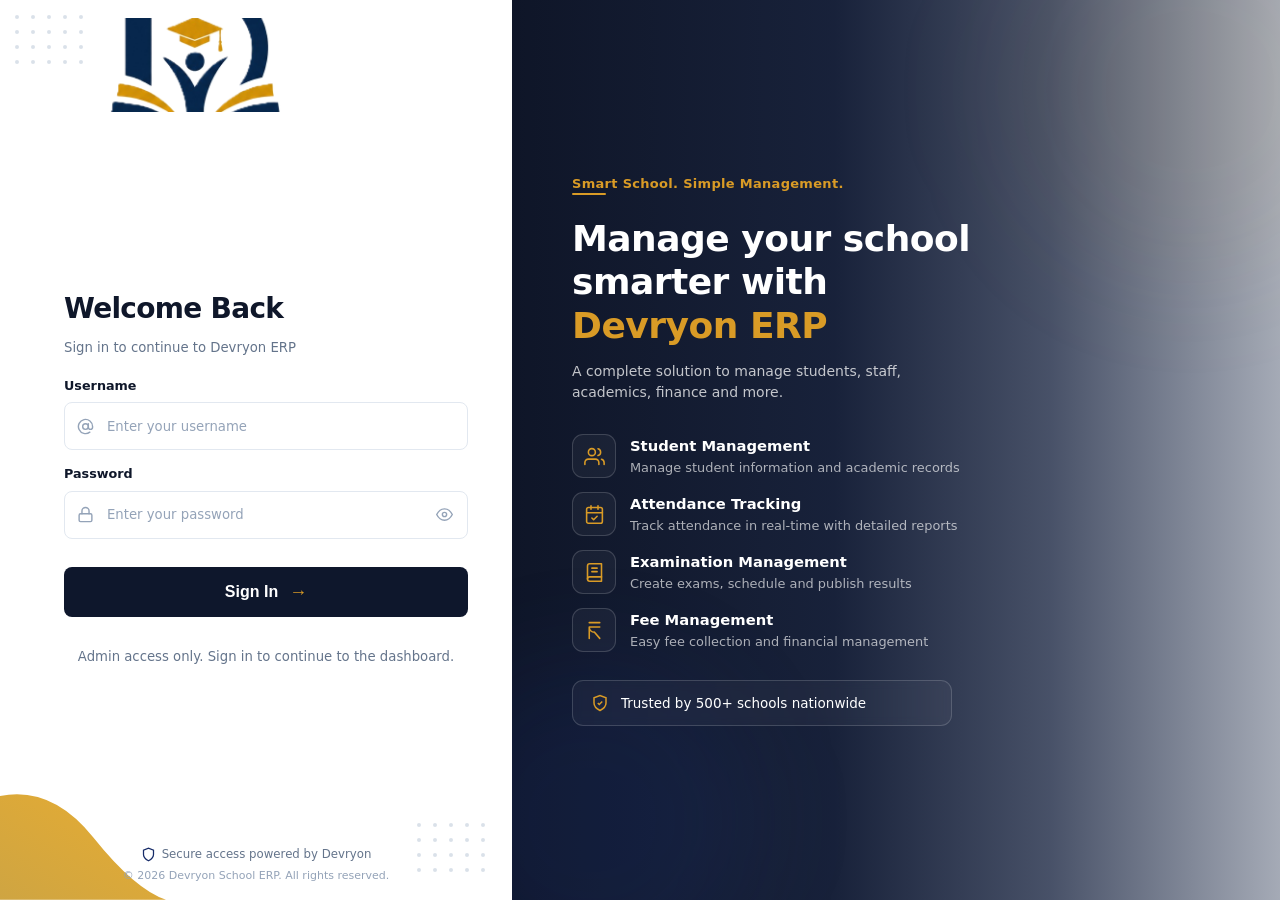
<file: pages/auth/index.html>
<!DOCTYPE html>
<html lang="en">
<head>
  <meta charset="UTF-8">
  <meta http-equiv="refresh" content="0; url=signin.html">
  <meta name="viewport" content="width=device-width, initial-scale=1.0">
  <title>Redirecting to Sign In</title>
  <link rel="icon" type="image/png" href="../../assets/images/front-office/logo.png">
  <link rel="canonical" href="signin.html">
</head>
<body>
  <p>Redirecting to <a href="signin.html">Sign In</a>...</p>
</body>
</html>
</file>
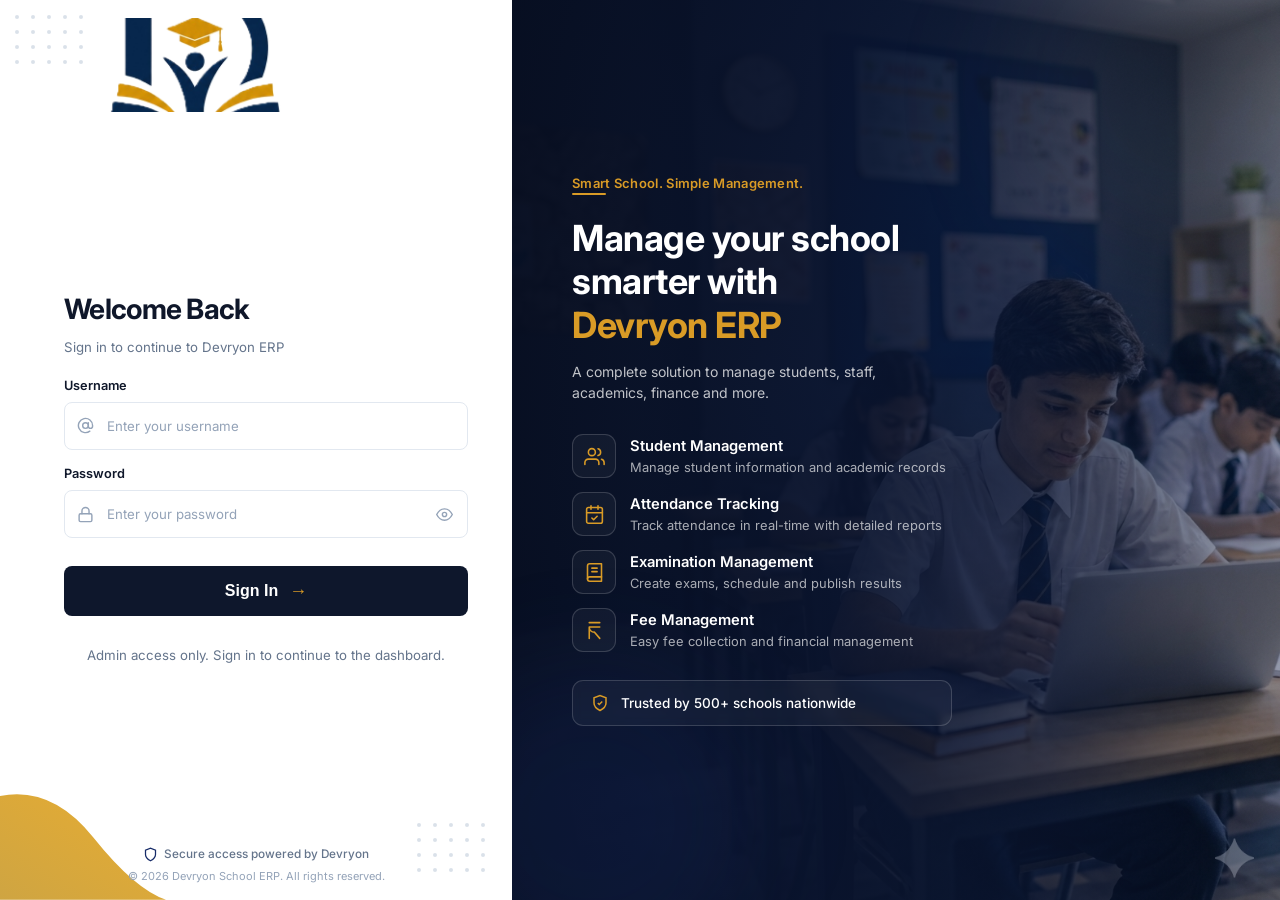
<file: pages/auth/signin.html>
<!DOCTYPE html>
<html lang="en">
<head>
  <meta charset="UTF-8">
  <meta name="viewport" content="width=device-width, initial-scale=1.0">
  <title>Sign In | Devryon School ERP</title>
  <link rel="icon" type="image/png" href="../../assets/images/front-office/logo.png">
  <!-- Google Fonts: Inter -->
  <link rel="preconnect" href="https://fonts.googleapis.com">
  <link rel="preconnect" href="https://fonts.gstatic.com" crossorigin>
  <link href="https://fonts.googleapis.com/css2?family=Inter:wght@400;500;600;700;800&display=swap" rel="stylesheet">
  <!-- Stylesheet -->
  <link rel="stylesheet" href="../../css/auth/signin.css">
</head>
<body>

  <div class="page-container">

    <!-- ==========================================
         LEFT SIGN-UP SECTION (40% Width)
    ========================================== -->
    <main class="left-section">

      <!-- Decorative Top-Left Dots Pattern -->
      <svg class="dots-pattern dots-top-left" width="80" height="60" viewBox="0 0 80 60" fill="none">
        <pattern id="dotPatternTop" x="0" y="0" width="16" height="15" patternUnits="userSpaceOnUse">
          <circle cx="3" cy="3" r="2" fill="#cbd5e1"/>
        </pattern>
        <rect width="80" height="60" fill="url(#dotPatternTop)"/>
      </svg>

      <!-- Decorative Bottom-Right Dots Pattern -->
      <svg class="dots-pattern dots-bottom-right" width="80" height="60" viewBox="0 0 80 60" fill="none">
        <pattern id="dotPatternBottom" x="0" y="0" width="16" height="15" patternUnits="userSpaceOnUse">
          <circle cx="3" cy="3" r="2" fill="#cbd5e1"/>
        </pattern>
        <rect width="80" height="60" fill="url(#dotPatternBottom)"/>
      </svg>

      <!-- Decorative Bottom-Left Gold Curved Wave Shape -->
      <svg class="gold-wave-bottom" viewBox="0 0 160 140" fill="none" xmlns="http://www.w3.org/2000/svg">
        <defs>
          <linearGradient id="goldGradient" x1="0%" y1="100%" x2="100%" y2="0%">
            <stop offset="0%" stop-color="#cca038" />
            <stop offset="100%" stop-color="#e6a827" />
          </linearGradient>
        </defs>
        <path d="M0,140 L0,40 Q50,30 90,80 Q130,130 160,140 Z" fill="url(#goldGradient)" opacity="0.95" />
      </svg>

      <!-- Header & Brand Logo -->
      <header class="brand-header">
        <a href="signin.html" class="logo-container" title="Devryon Edtech Solution" aria-label="Devryon home">
          <img src="../../assets/images/branding/school-logo.png" alt="Devryon edtech solution" class="logo-img">
        </a>
      </header>

      <!-- Sign In Form Body -->
      <div class="signup-content">

        <div class="form-header">
          <h1 class="form-title">Welcome Back</h1>
          <p class="form-subtitle">Sign in to continue to Devryon ERP</p>
        </div>

        <form id="loginForm" class="signup-form" novalidate>

          <!-- Username -->
          <div class="form-group">
            <label for="username" class="form-label">Username</label>
            <div class="input-wrapper">
              <span class="input-icon-left">
                <svg viewBox="0 0 24 24">
                  <circle cx="12" cy="12" r="4"></circle>
                  <path d="M16 8v5a3 3 0 0 0 6 0v-1a10 10 0 1 0-3.92 7.94"></path>
                </svg>
              </span>
              <input type="text" id="username" name="username" class="form-input" placeholder="Enter your username" autocomplete="username" required>
            </div>
            <span class="error-text" id="usernameError"></span>
          </div>

          <!-- Password -->
          <div class="form-group">
            <label for="password" class="form-label">Password</label>
            <div class="input-wrapper">
              <span class="input-icon-left">
                <svg viewBox="0 0 24 24">
                  <rect x="3" y="11" width="18" height="11" rx="2" ry="2"></rect>
                  <path d="M7 11V7a5 5 0 0 1 10 0v4"></path>
                </svg>
              </span>
              <input type="password" id="password" name="password" class="form-input has-right-icon" placeholder="Enter your password" autocomplete="current-password" required>
              <button type="button" id="togglePassword" class="password-toggle-btn" aria-label="Show password">
                <svg viewBox="0 0 24 24">
                  <path d="M1 12s4-8 11-8 11 8 11 8-4 8-11 8-11-8-11-8z"></path>
                  <circle cx="12" cy="12" r="3"></circle>
                </svg>
              </button>
            </div>
            <span class="error-text" id="passwordError"></span>
          </div>

          <button type="submit" class="submit-btn">
            Sign In <span class="btn-arrow">&rarr;</span>
          </button>

          <p class="login-redirect">Admin access only. Sign in to continue to the dashboard.</p>

        </form>
      </div>

      <!-- Left Section Footer -->
      <footer class="left-footer">
        <div class="security-badge">
          <svg viewBox="0 0 24 24">
            <path d="M12 22s8-4 8-10V5l-8-3-8 3v7c0 6 8 10 8 10z"></path>
          </svg>
          <span>Secure access powered by Devryon</span>
        </div>
        <p class="copyright-text">&copy; 2026 Devryon School ERP. All rights reserved.</p>
      </footer>

    </main>

    <!-- ==========================================
         RIGHT PROMOTIONAL SECTION (60% Width)
    ========================================== -->
    <aside class="right-section">

      <!-- Background Glow Effects -->
      <div class="promo-decor-circle-1"></div>
      <div class="promo-decor-circle-2"></div>

      <div class="promo-content">

        <!-- Eyebrow Tag -->
        <div class="promo-eyebrow">
          <span>Smart School. Simple Management.</span>
          <div class="eyebrow-dash"></div>
        </div>

        <!-- Headline -->
        <h2 class="promo-headline">
          Manage your school<br>
          smarter with<br>
          <span class="gold-text">Devryon ERP</span>
        </h2>

        <!-- Description -->
        <p class="promo-description">
          A complete solution to manage students, staff, academics, finance and more.
        </p>

        <!-- 4 Feature Cards -->
        <div class="features-list">

          <!-- Feature 1: Student Management -->
          <div class="feature-item">
            <div class="feature-icon-box">
              <svg viewBox="0 0 24 24">
                <path d="M17 21v-2a4 4 0 0 0-4-4H5a4 4 0 0 0-4 4v2"></path>
                <circle cx="9" cy="7" r="4"></circle>
                <path d="M23 21v-2a4 4 0 0 0-3-3.87"></path>
                <path d="M16 3.13a4 4 0 0 1 0 7.75"></path>
              </svg>
            </div>
            <div class="feature-text-group">
              <h3 class="feature-title">Student Management</h3>
              <p class="feature-desc">Manage student information and academic records</p>
            </div>
          </div>

          <!-- Feature 2: Attendance Tracking -->
          <div class="feature-item">
            <div class="feature-icon-box">
              <svg viewBox="0 0 24 24">
                <rect x="3" y="4" width="18" height="18" rx="2" ry="2"></rect>
                <line x1="16" y1="2" x2="16" y2="6"></line>
                <line x1="8" y1="2" x2="8" y2="6"></line>
                <line x1="3" y1="10" x2="21" y2="10"></line>
                <polyline points="9 16 11 18 15 14"></polyline>
              </svg>
            </div>
            <div class="feature-text-group">
              <h3 class="feature-title">Attendance Tracking</h3>
              <p class="feature-desc">Track attendance in real-time with detailed reports</p>
            </div>
          </div>

          <!-- Feature 3: Examination Management -->
          <div class="feature-item">
            <div class="feature-icon-box">
              <svg viewBox="0 0 24 24">
                <path d="M4 19.5A2.5 2.5 0 0 1 6.5 17H20"></path>
                <path d="M6.5 2H20v20H6.5A2.5 2.5 0 0 1 4 19.5v-15A2.5 2.5 0 0 1 6.5 2z"></path>
                <line x1="9" y1="7" x2="15" y2="7"></line>
                <line x1="9" y1="11" x2="15" y2="11"></line>
              </svg>
            </div>
            <div class="feature-text-group">
              <h3 class="feature-title">Examination Management</h3>
              <p class="feature-desc">Create exams, schedule and publish results</p>
            </div>
          </div>

          <!-- Feature 4: Fee Management -->
          <div class="feature-item">
            <div class="feature-icon-box">
              <svg viewBox="0 0 24 24">
                <path d="M6 3h12M6 8h12M6 8c0 3.5 2.5 6 6 6M6 8v13M12 14l6 7"></path>
              </svg>
            </div>
            <div class="feature-text-group">
              <h3 class="feature-title">Fee Management</h3>
              <p class="feature-desc">Easy fee collection and financial management</p>
            </div>
          </div>

        </div>

        <!-- Trusted Badge Box -->
        <div class="trusted-badge-box">
          <svg viewBox="0 0 24 24">
            <path d="M12 22s8-4 8-10V5l-8-3-8 3v7c0 6 8 10 8 10z"></path>
            <polyline points="9 12 11 14 15 10"></polyline>
          </svg>
          <span>Trusted by 500+ schools nationwide</span>
        </div>

      </div>

    </aside>

  </div>

  <!-- JavaScript -->
  <script src="../../js/common/auth-utils.js"></script>
  <script src="../../js/auth/signin.js"></script>
  </body>
</html>
</file>
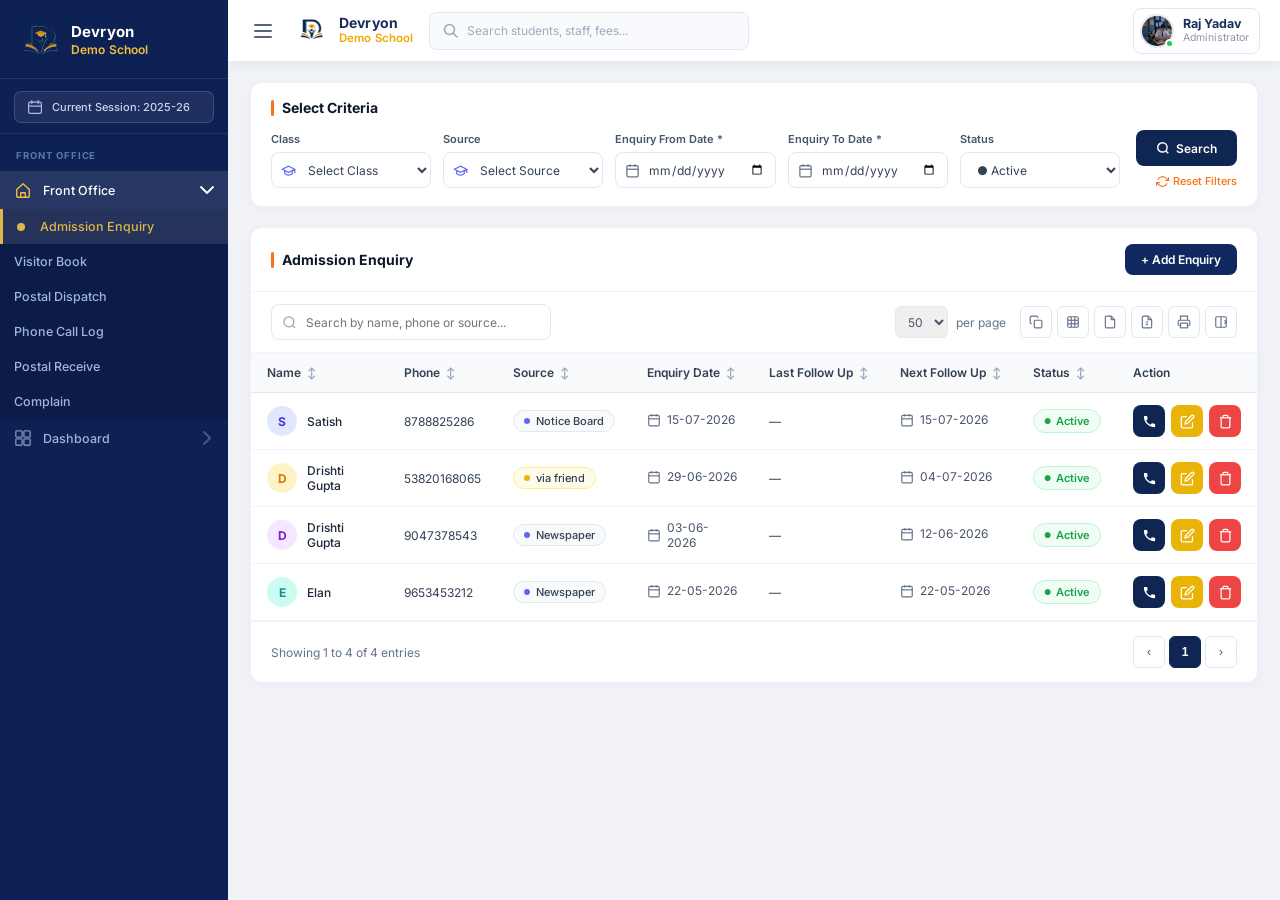
<file: pages/front-office/admission.html>
<!doctype html>
<html lang="en">
<head>
  <meta charset="UTF-8">
  <meta name="viewport" content="width=device-width, initial-scale=1.0">
  <title>Admission Enquiry – School ERP</title>
  <link rel="icon" type="image/png" href="../../assets/images/front-office/logo.png">
  <link rel="preconnect" href="https://fonts.googleapis.com">
  <link rel="preconnect" href="https://fonts.gstatic.com" crossorigin>
  <link href="https://fonts.googleapis.com/css2?family=Inter:wght@400;500;600;700&display=swap" rel="stylesheet">
  <!-- Base layout (sidebar, topbar, workspace) -->
  <link rel="stylesheet" href="../../css/dashboard/dashboard.css">
  <!-- Shared Front Office styles (modal, form grid, table helpers) -->
  <link rel="stylesheet" href="../../css/front-office/front-office.css">
</head>
<body>
<div class="app-shell">

  <!-- ===== SIDEBAR (populated by sidebar-template.js) ===== -->
  <aside class="sidebar" id="sidebar"></aside>

  <!-- ===== WORKSPACE ===== -->
  <section class="workspace">

    <!-- TOPBAR -->
    <header class="topbar">
      <button id="menuToggle" class="menu-toggle" aria-label="Toggle menu">
        <svg width="18" height="14" viewBox="0 0 18 14" fill="none">
          <path d="M1 1h16M1 7h16M1 13h16" stroke="#56647b" stroke-width="2" stroke-linecap="round"/>
        </svg>
      </button>
      <div class="header-brand" onclick="window.location.href='../../pages/dashboard/index.html'" style="cursor:pointer;">
        <div class="hb-logo-box">
          <img src="../../assets/images/branding/school-logo.png" alt="School Logo" class="hb-logo-img">
        </div>
        <div class="hb-text">
          <span class="hb-name">Devryon</span>
          <span class="hb-sub">Demo School</span>
        </div>
      </div>
      <div class="header-search">
        <svg class="search-svg" width="16" height="16" viewBox="0 0 16 16" fill="none">
          <circle cx="6.5" cy="6.5" r="5" stroke="#9ba8bc" stroke-width="1.6"/>
          <path d="M10.5 10.5L14 14" stroke="#9ba8bc" stroke-width="1.6" stroke-linecap="round"/>
        </svg>
        <input type="search" placeholder="Search students, staff, fees...">
      </div>
      <div class="top-actions">
        <div class="user-profile">
          <div class="user-avatar-wrap">
            <img class="user-avatar" src="../../assets/images/auth/login-hero.jpg" alt="Admin">
            <span class="user-online-dot"></span>
          </div>
          <div class="user-info">
            <span class="user-name">Raj Yadav</span>
            <span class="user-role">Administrator</span>
          </div>
        </div>
      </div>
    </header>

    <!-- PAGE CONTENT -->
    <main class="page">

      <!-- ==========================================
         SELECT CRITERIA
      ========================================== -->
      <section class="criteria">
        <div class="criteria-header">
          <div class="section-title-wrap">
            <span class="orange-accent-bar"></span>
            <span class="section-title-text">Select Criteria</span>
          </div>
        </div>
        <div class="criteria-grid-wrap">
          <div class="filter-grid">
            <div class="field">
              <label>Class</label>
              <div class="input-icon-group">
                <svg class="field-ico" viewBox="0 0 24 24" fill="none" stroke="#6366f1" stroke-width="2"><path d="M22 10v6M2 10l10-5 10 5-10 5z"/><path d="M6 12v5c3 3 9 3 12 0v-5"/></svg>
                <select id="filterClass">
                  <option>Select Class</option>
                  <option>Class 1</option>
                  <option>Class 2</option>
                  <option>Class 3</option>
                  <option>Class 4</option>
                  <option>Class 5</option>
                </select>
              </div>
            </div>
            <div class="field">
              <label>Source</label>
              <div class="input-icon-group">
                <svg class="field-ico" viewBox="0 0 24 24" fill="none" stroke="#6366f1" stroke-width="2"><path d="M22 10v6M2 10l10-5 10 5-10 5z"/><path d="M6 12v5c3 3 9 3 12 0v-5"/></svg>
                <select id="filterSource">
                  <option>Select Source</option>
                  <option>Notice Board</option>
                  <option>via friend</option>
                  <option>Newspaper</option>
                  <option>Website</option>
                  <option>Walk In</option>
                </select>
              </div>
            </div>
            <div class="field">
              <label>Enquiry From Date *</label>
              <div class="input-icon-group">
                <svg class="field-ico" viewBox="0 0 24 24" fill="none" stroke="#64748b" stroke-width="2"><rect x="3" y="4" width="18" height="18" rx="2"/><line x1="16" y1="2" x2="16" y2="6"/><line x1="8" y1="2" x2="8" y2="6"/><line x1="3" y1="10" x2="21" y2="10"/></svg>
                <input type="date" id="filterFromDate">
              </div>
            </div>
            <div class="field">
              <label>Enquiry To Date *</label>
              <div class="input-icon-group">
                <svg class="field-ico" viewBox="0 0 24 24" fill="none" stroke="#64748b" stroke-width="2"><rect x="3" y="4" width="18" height="18" rx="2"/><line x1="16" y1="2" x2="16" y2="6"/><line x1="8" y1="2" x2="8" y2="6"/><line x1="3" y1="10" x2="21" y2="10"/></svg>
                <input type="date" id="filterToDate">
              </div>
            </div>
            <div class="field">
              <label>Status</label>
              <select id="filterStatus" class="status-select">
                <option>● Active</option>
                <option>All Status</option>
                <option>Pending</option>
                <option>Closed</option>
              </select>
            </div>
          </div>
          <div class="criteria-right-col">
            <button id="btnSearchCriteria" class="field-search">
              <svg viewBox="0 0 24 24" fill="none" stroke="currentColor" stroke-width="2.5"><circle cx="11" cy="11" r="8"/><line x1="21" y1="21" x2="16.65" y2="16.65"/></svg>
              Search
            </button>
            <div id="btnResetFilters" class="reset">
              <svg viewBox="0 0 24 24" fill="none" stroke="currentColor" stroke-width="2"><path d="M23 4v6h-6"/><path d="M1 20v-6h6"/><path d="M3.51 9a9 9 0 0114.85-3.36L23 10M1 14l4.64 4.36A9 9 0 0020.49 15"/></svg>
              Reset Filters
            </div>
          </div>
        </div>
      </section>

      <!-- ==========================================
         ADMISSION ENQUIRY TABLE
      ========================================== -->
      <section class="list-card">
        <div class="card-heading">
          <div class="section-title-wrap">
            <span class="orange-accent-bar"></span>
            <span class="section-title-text">Admission Enquiry</span>
          </div>
          <button class="btn primary" id="openAddModal">+ Add Enquiry</button>
        </div>

        <div class="table-tools">
          <div class="search-input-wrap">
            <svg class="search-ico" viewBox="0 0 24 24" fill="none" stroke="#94a3b8" stroke-width="2">
              <circle cx="11" cy="11" r="8"/><line x1="21" y1="21" x2="16.65" y2="16.65"/>
            </svg>
            <input id="tableSearchInput" placeholder="Search by name, phone or source...">
          </div>
          <div class="tool-actions">
            <select><option>50</option></select>
            <span class="per-page-text">per page</span>
            <div class="export-icon-group">
              <button class="export" title="Copy"><svg viewBox="0 0 24 24" fill="none" stroke="currentColor" stroke-width="2"><rect x="9" y="9" width="13" height="13" rx="2"/><path d="M5 15H4a2 2 0 01-2-2V4a2 2 0 012-2h9a2 2 0 012 2v1"/></svg></button>
              <button class="export" title="Export Excel"><svg viewBox="0 0 24 24" fill="none" stroke="currentColor" stroke-width="2"><rect x="3" y="3" width="18" height="18" rx="2"/><line x1="9" y1="3" x2="9" y2="21"/><line x1="15" y1="3" x2="15" y2="21"/><line x1="3" y1="9" x2="21" y2="9"/><line x1="3" y1="15" x2="21" y2="15"/></svg></button>
              <button class="export" title="Export CSV"><svg viewBox="0 0 24 24" fill="none" stroke="currentColor" stroke-width="2"><path d="M14 2H6a2 2 0 00-2 2v16a2 2 0 002 2h12a2 2 0 002-2V8z"/><polyline points="14 2 14 8 20 8"/></svg></button>
              <button class="export" title="Export PDF"><svg viewBox="0 0 24 24" fill="none" stroke="currentColor" stroke-width="2"><path d="M14 2H6a2 2 0 00-2 2v16a2 2 0 002 2h12a2 2 0 002-2V8z"/><path d="M14 2v6h6"/><path d="M10 12h4"/><path d="M10 16h4"/></svg></button>
              <button class="export" title="Print"><svg viewBox="0 0 24 24" fill="none" stroke="currentColor" stroke-width="2"><polyline points="6 9 6 2 18 2 18 9"/><path d="M6 18H4a2 2 0 01-2-2v-5a2 2 0 012-2h16a2 2 0 012 2v5a2 2 0 01-2 2h-2"/><rect x="6" y="14" width="12" height="8"/></svg></button>
              <button class="export" title="Columns"><svg viewBox="0 0 24 24" fill="none" stroke="currentColor" stroke-width="2"><rect x="3" y="3" width="18" height="18" rx="2"/><path d="M12 3v18"/><path d="M18 9l3 3-3 3"/></svg></button>
            </div>
          </div>
        </div>

        <div class="table-wrap">
          <table>
            <thead>
              <tr>
                <th>Name <span class="sort-icon">↕</span></th>
                <th>Phone <span class="sort-icon">↕</span></th>
                <th>Source <span class="sort-icon">↕</span></th>
                <th>Enquiry Date <span class="sort-icon">↕</span></th>
                <th>Last Follow Up <span class="sort-icon">↕</span></th>
                <th>Next Follow Up <span class="sort-icon">↕</span></th>
                <th>Status <span class="sort-icon">↕</span></th>
                <th>Action</th>
              </tr>
            </thead>
            <tbody>
              <!-- Populated by admission.js -->
            </tbody>
          </table>
        </div>

        <div class="pager">
          <span>Showing 0 entries</span>
          <div class="pages">
            <button class="page-nav">‹</button>
            <button class="current">1</button>
            <button class="page-nav">›</button>
          </div>
        </div>
      </section>

    </main>
  </section>
</div>

<!-- ==========================================
   ADD / EDIT ENQUIRY MODAL
========================================== -->
<div class="modal" id="addModal" aria-hidden="true">
  <div class="modal-card" style="width:min(900px,95vw);">
    <div class="modal-head">
      <div>
        <span class="modal-icon">✦</span>
        <span>
          <strong id="admissionModalTitle">Add Admission Enquiry</strong>
          <small>Fill in enquiry details below</small>
        </span>
      </div>
      <button class="modal-close" id="closeAdmissionModal" aria-label="Close">×</button>
    </div>
    <form id="admissionForm">
      <div class="modal-body">
        <div class="fo-form-grid">
          <div class="fo-form-field">
            <label>Student Name *</label>
            <input type="text" id="studentName" placeholder="Enter Student Name" required>
          </div>
          <div class="fo-form-field">
            <label>Phone Number *</label>
            <input type="tel" id="phoneNumber" placeholder="Enter Phone Number" required>
          </div>
          <div class="fo-form-field">
            <label>Email Address</label>
            <input type="email" id="emailAddress" placeholder="Enter Email">
          </div>
          <div class="fo-form-field">
            <label>Class</label>
            <select id="studentClass">
              <option>Select Class</option>
              <option>Class 1</option>
              <option>Class 2</option>
              <option>Class 3</option>
              <option>Class 4</option>
              <option>Class 5</option>
            </select>
          </div>
          <div class="fo-form-field">
            <label>Purpose</label>
            <select id="purpose">
              <option>Select Purpose</option>
              <option>Admission</option>
              <option>Scholarship</option>
              <option>Transport</option>
              <option>Hostel</option>
              <option>General Inquiry</option>
            </select>
          </div>
          <div class="fo-form-field">
            <label>Source *</label>
            <select id="source" required>
              <option>Select Source</option>
              <option>Notice Board</option>
              <option>via friend</option>
              <option>Newspaper</option>
              <option>Website</option>
              <option>Walk In</option>
              <option>Reference</option>
            </select>
          </div>
          <div class="fo-form-field">
            <label>Reference</label>
            <input type="text" id="reference" placeholder="Reference Name">
          </div>
          <div class="fo-form-field">
            <label>Enquiry Date</label>
            <input type="date" id="enquiryDate">
          </div>
          <div class="fo-form-field">
            <label>Next Follow Up Date</label>
            <input type="date" id="nextFollowUpDate">
          </div>
          <div class="fo-form-field">
            <label>Status</label>
            <select id="status">
              <option>Active</option>
              <option>Pending</option>
              <option>Closed</option>
            </select>
          </div>
          <div class="fo-form-field wide">
            <label>Address</label>
            <textarea id="address" rows="3" placeholder="Enter Address"></textarea>
          </div>
          <div class="fo-form-field wide">
            <label>Description</label>
            <textarea id="description" rows="3" placeholder="Enter Description"></textarea>
          </div>
        </div>
      </div>
      <div class="modal-foot">
        <button type="button" class="btn ghost" id="cancelAdmissionModal">Cancel</button>
        <button type="submit" class="btn primary" id="admissionSubmitBtn">▣ &nbsp;Save Enquiry&nbsp;→</button>
      </div>
    </form>
  </div>
</div>

<!-- Scripts -->
<script src="../../js/common/storage-utils.js"></script>
<script src="../../js/common/export-utils.js"></script>
<script src="../../js/front-office/sidebar-template.js"></script>
<script src="../../js/front-office/front-office.js"></script>
<script src="../../js/front-office/admission.js"></script>
</body>
</html>
</file>
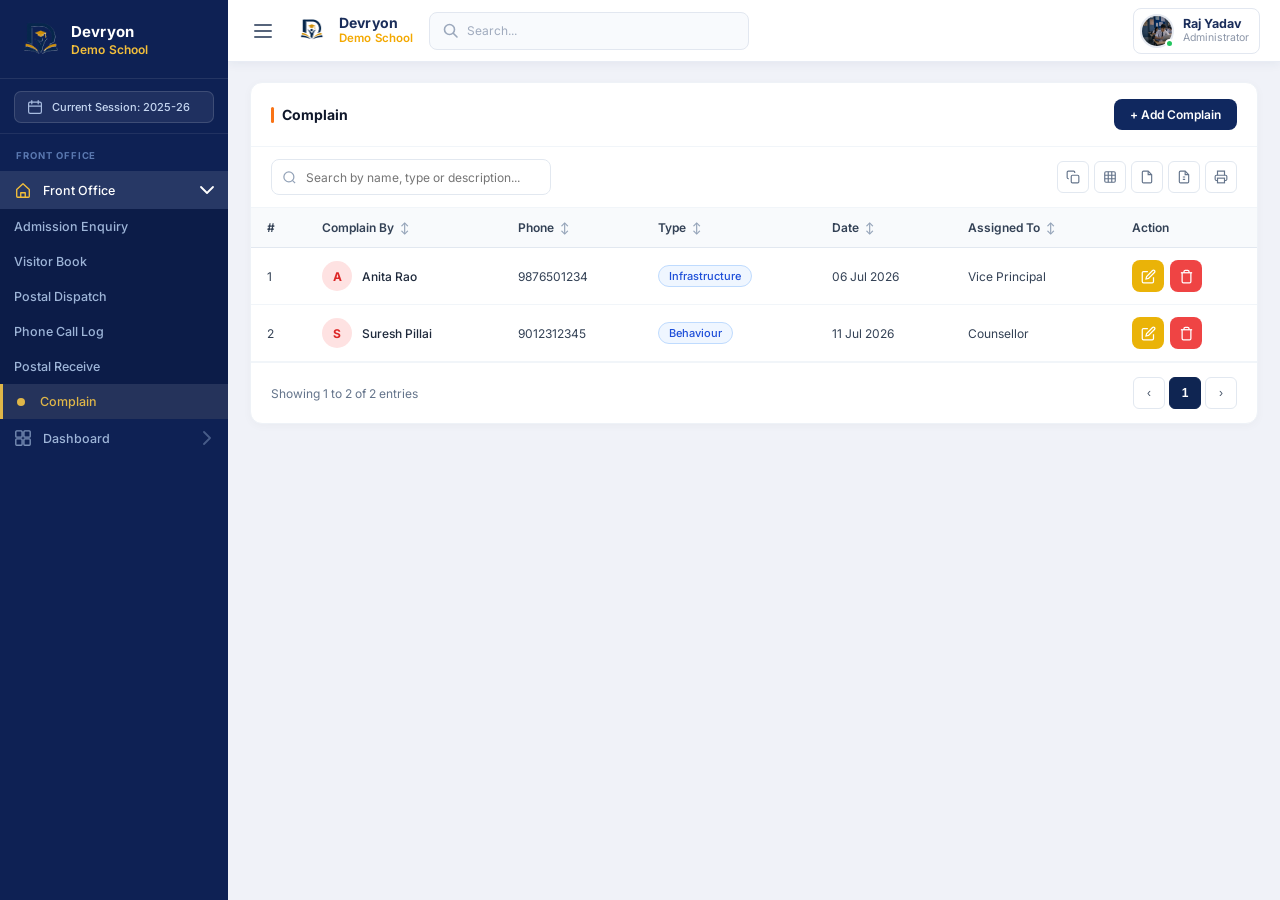
<file: pages/front-office/complain.html>
<!doctype html>
<html lang="en">
<head>
  <meta charset="UTF-8">
  <meta name="viewport" content="width=device-width, initial-scale=1.0">
  <title>Complain – School ERP</title>
  <link rel="icon" type="image/png" href="../../assets/images/front-office/logo.png">
  <link rel="preconnect" href="https://fonts.googleapis.com">
  <link rel="preconnect" href="https://fonts.gstatic.com" crossorigin>
  <link href="https://fonts.googleapis.com/css2?family=Inter:wght@400;500;600;700&display=swap" rel="stylesheet">
  <link rel="stylesheet" href="../../css/dashboard/dashboard.css">
  <link rel="stylesheet" href="../../css/front-office/front-office.css">
</head>
<body>
<div class="app-shell">

  <!-- ===== SIDEBAR ===== -->
  <aside class="sidebar" id="sidebar"></aside>

  <!-- ===== WORKSPACE ===== -->
  <section class="workspace">

    <!-- TOPBAR -->
    <header class="topbar">
      <button id="menuToggle" class="menu-toggle" aria-label="Toggle menu">
        <svg width="18" height="14" viewBox="0 0 18 14" fill="none">
          <path d="M1 1h16M1 7h16M1 13h16" stroke="#56647b" stroke-width="2" stroke-linecap="round"/>
        </svg>
      </button>
      <div class="header-brand" onclick="window.location.href='../../pages/dashboard/index.html'" style="cursor:pointer;">
        <div class="hb-logo-box">
          <img src="../../assets/images/branding/school-logo.png" alt="School Logo" class="hb-logo-img">
        </div>
        <div class="hb-text">
          <span class="hb-name">Devryon</span>
          <span class="hb-sub">Demo School</span>
        </div>
      </div>
      <div class="header-search">
        <svg class="search-svg" width="16" height="16" viewBox="0 0 16 16" fill="none">
          <circle cx="6.5" cy="6.5" r="5" stroke="#9ba8bc" stroke-width="1.6"/>
          <path d="M10.5 10.5L14 14" stroke="#9ba8bc" stroke-width="1.6" stroke-linecap="round"/>
        </svg>
        <input type="search" placeholder="Search...">
      </div>
      <div class="top-actions">
        <div class="user-profile">
          <div class="user-avatar-wrap">
            <img class="user-avatar" src="../../assets/images/auth/login-hero.jpg" alt="Admin">
            <span class="user-online-dot"></span>
          </div>
          <div class="user-info">
            <span class="user-name">Raj Yadav</span>
            <span class="user-role">Administrator</span>
          </div>
        </div>
      </div>
    </header>

    <!-- PAGE CONTENT -->
    <main class="page">

      <section class="list-card">
        <div class="card-heading">
          <div class="section-title-wrap">
            <span class="orange-accent-bar"></span>
            <span class="section-title-text">Complain</span>
          </div>
          <button class="btn primary" id="openAddModal">+ Add Complain</button>
        </div>

        <div class="table-tools">
          <div class="search-input-wrap">
            <svg class="search-ico" viewBox="0 0 24 24" fill="none" stroke="#94a3b8" stroke-width="2">
              <circle cx="11" cy="11" r="8"/><line x1="21" y1="21" x2="16.65" y2="16.65"/>
            </svg>
            <input id="tableSearchInput" placeholder="Search by name, type or description...">
          </div>
          <div class="tool-actions">
            <div class="export-icon-group">
              <button class="export" title="Copy"><svg viewBox="0 0 24 24" fill="none" stroke="currentColor" stroke-width="2"><rect x="9" y="9" width="13" height="13" rx="2"/><path d="M5 15H4a2 2 0 01-2-2V4a2 2 0 012-2h9a2 2 0 012 2v1"/></svg></button>
              <button class="export" title="Export Excel"><svg viewBox="0 0 24 24" fill="none" stroke="currentColor" stroke-width="2"><rect x="3" y="3" width="18" height="18" rx="2"/><line x1="9" y1="3" x2="9" y2="21"/><line x1="15" y1="3" x2="15" y2="21"/><line x1="3" y1="9" x2="21" y2="9"/><line x1="3" y1="15" x2="21" y2="15"/></svg></button>
              <button class="export" title="Export CSV"><svg viewBox="0 0 24 24" fill="none" stroke="currentColor" stroke-width="2"><path d="M14 2H6a2 2 0 00-2 2v16a2 2 0 002 2h12a2 2 0 002-2V8z"/><polyline points="14 2 14 8 20 8"/></svg></button>
              <button class="export" title="Export PDF"><svg viewBox="0 0 24 24" fill="none" stroke="currentColor" stroke-width="2"><path d="M14 2H6a2 2 0 00-2 2v16a2 2 0 002 2h12a2 2 0 002-2V8z"/><path d="M14 2v6h6"/><path d="M10 12h4"/><path d="M10 16h4"/></svg></button>
              <button class="export" title="Print"><svg viewBox="0 0 24 24" fill="none" stroke="currentColor" stroke-width="2"><polyline points="6 9 6 2 18 2 18 9"/><path d="M6 18H4a2 2 0 01-2-2v-5a2 2 0 012-2h16a2 2 0 012 2v5a2 2 0 01-2 2h-2"/><rect x="6" y="14" width="12" height="8"/></svg></button>
            </div>
          </div>
        </div>

        <div class="table-wrap">
          <table id="complainTable">
            <thead>
              <tr>
                <th>#</th>
                <th>Complain By <span class="sort-icon">↕</span></th>
                <th>Phone <span class="sort-icon">↕</span></th>
                <th>Type <span class="sort-icon">↕</span></th>
                <th>Date <span class="sort-icon">↕</span></th>
                <th>Assigned To <span class="sort-icon">↕</span></th>
                <th>Action</th>
              </tr>
            </thead>
            <tbody>
              <!-- Populated by complain.js -->
            </tbody>
          </table>
        </div>

        <div class="pager">
          <span>Showing 0 entries</span>
          <div class="pages">
            <button class="page-nav">‹</button>
            <button class="current">1</button>
            <button class="page-nav">›</button>
          </div>
        </div>
      </section>

    </main>
  </section>
</div>

<!-- ===== ADD / EDIT COMPLAIN MODAL ===== -->
<div class="modal" id="complainModal" aria-hidden="true">
  <div class="modal-card">
    <div class="modal-head">
      <div>
        <span class="modal-icon">📋</span>
        <span>
          <strong>Add Complain</strong>
          <small>Fill in complaint details below</small>
        </span>
      </div>
      <button class="modal-close" data-close-modal="complainModal" aria-label="Close">×</button>
    </div>
    <form id="complainForm">
      <div class="modal-body">
        <div class="fo-form-grid">
          <div class="fo-form-field">
            <label>Complain By *</label>
            <input type="text" id="complainBy" placeholder="Enter complainant name" required>
          </div>
          <div class="fo-form-field">
            <label>Phone</label>
            <input type="tel" id="complainPhone" placeholder="Enter phone number">
          </div>
          <div class="fo-form-field">
            <label>Date *</label>
            <input type="date" id="complainDate" required>
          </div>
          <div class="fo-form-field">
            <label>Complaint Type *</label>
            <select id="complainType" required>
              <option value="">Select Type</option>
              <option>Infrastructure</option>
              <option>Behaviour</option>
              <option>Academic</option>
              <option>Administration</option>
              <option>Staff</option>
              <option>General</option>
              <option>Other</option>
            </select>
          </div>
          <div class="fo-form-field">
            <label>Source</label>
            <select id="complainSource">
              <option value="">Select Source</option>
              <option>Parent</option>
              <option>Student</option>
              <option>Staff</option>
              <option>Anonymous</option>
              <option>Written</option>
              <option>Other</option>
            </select>
          </div>
          <div class="fo-form-field">
            <label>Assigned To</label>
            <input type="text" id="assigned" placeholder="e.g. Principal, Counsellor">
          </div>
          <div class="fo-form-field wide">
            <label>Description *</label>
            <textarea id="complainDesc" placeholder="Describe the complaint in detail" required></textarea>
          </div>
          <div class="fo-form-field wide">
            <label>Action Taken</label>
            <textarea id="actionTaken" placeholder="What action was taken?"></textarea>
          </div>
        </div>
      </div>
      <div class="modal-foot">
        <button type="button" class="btn ghost" data-close-modal="complainModal">Cancel</button>
        <button type="submit" class="btn primary">▣ &nbsp;Save Complain&nbsp;→</button>
      </div>
    </form>
  </div>
</div>

<!-- Scripts -->
<script src="../../js/common/storage-utils.js"></script>
<script src="../../js/common/export-utils.js"></script>
<script src="../../js/front-office/sidebar-template.js"></script>
<script src="../../js/front-office/front-office.js"></script>
<script src="../../js/front-office/complain.js"></script>
</body>
</html>
</file>
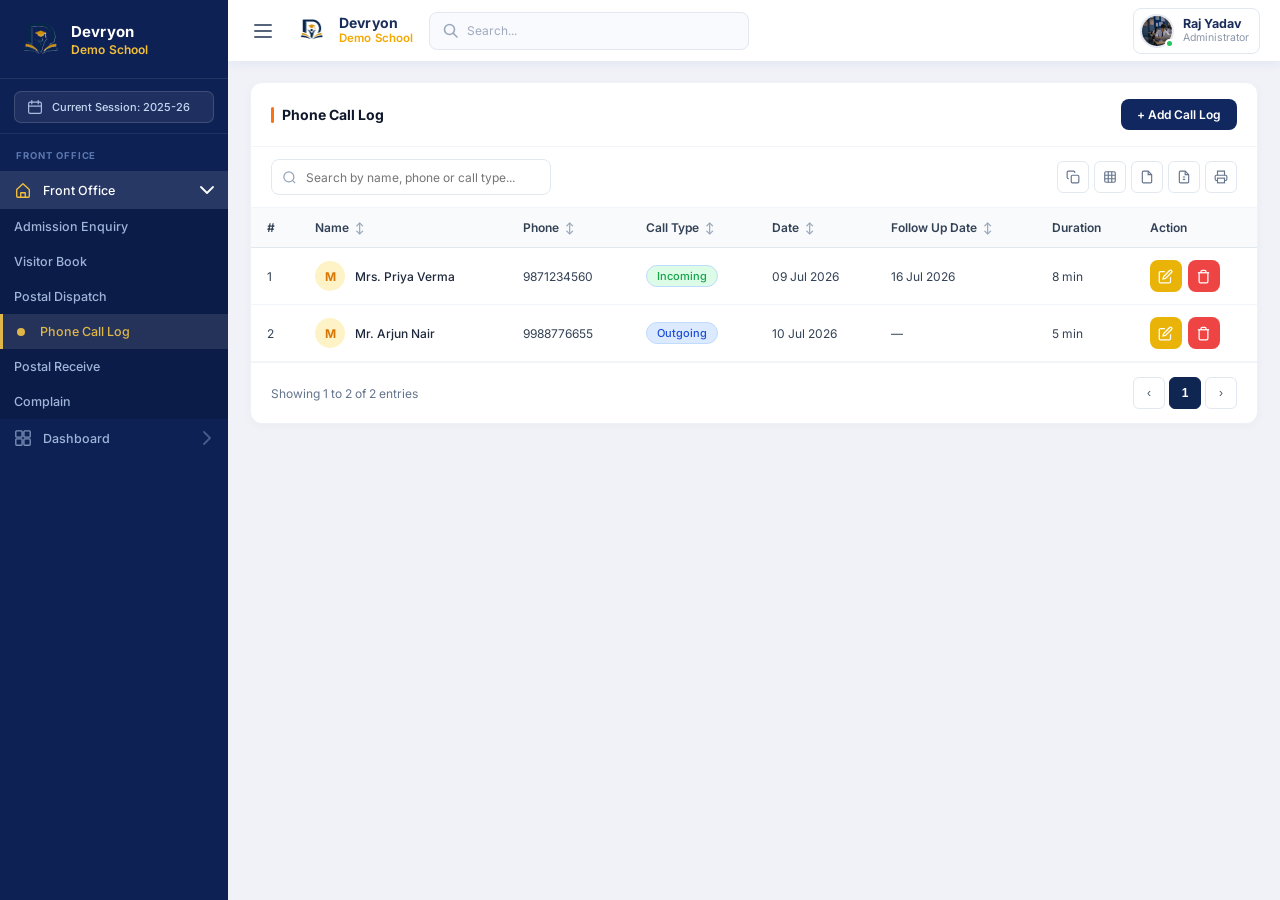
<file: pages/front-office/phone-log.html>
<!doctype html>
<html lang="en">
<head>
  <meta charset="UTF-8">
  <meta name="viewport" content="width=device-width, initial-scale=1.0">
  <title>Phone Call Log – School ERP</title>
  <link rel="icon" type="image/png" href="../../assets/images/front-office/logo.png">
  <link rel="preconnect" href="https://fonts.googleapis.com">
  <link rel="preconnect" href="https://fonts.gstatic.com" crossorigin>
  <link href="https://fonts.googleapis.com/css2?family=Inter:wght@400;500;600;700&display=swap" rel="stylesheet">
  <link rel="stylesheet" href="../../css/dashboard/dashboard.css">
  <link rel="stylesheet" href="../../css/front-office/front-office.css">
</head>
<body>
<div class="app-shell">

  <!-- ===== SIDEBAR ===== -->
  <aside class="sidebar" id="sidebar"></aside>

  <!-- ===== WORKSPACE ===== -->
  <section class="workspace">

    <!-- TOPBAR -->
    <header class="topbar">
      <button id="menuToggle" class="menu-toggle" aria-label="Toggle menu">
        <svg width="18" height="14" viewBox="0 0 18 14" fill="none">
          <path d="M1 1h16M1 7h16M1 13h16" stroke="#56647b" stroke-width="2" stroke-linecap="round"/>
        </svg>
      </button>
      <div class="header-brand" onclick="window.location.href='../../pages/dashboard/index.html'" style="cursor:pointer;">
        <div class="hb-logo-box">
          <img src="../../assets/images/branding/school-logo.png" alt="School Logo" class="hb-logo-img">
        </div>
        <div class="hb-text">
          <span class="hb-name">Devryon</span>
          <span class="hb-sub">Demo School</span>
        </div>
      </div>
      <div class="header-search">
        <svg class="search-svg" width="16" height="16" viewBox="0 0 16 16" fill="none">
          <circle cx="6.5" cy="6.5" r="5" stroke="#9ba8bc" stroke-width="1.6"/>
          <path d="M10.5 10.5L14 14" stroke="#9ba8bc" stroke-width="1.6" stroke-linecap="round"/>
        </svg>
        <input type="search" placeholder="Search...">
      </div>
      <div class="top-actions">
        <div class="user-profile">
          <div class="user-avatar-wrap">
            <img class="user-avatar" src="../../assets/images/auth/login-hero.jpg" alt="Admin">
            <span class="user-online-dot"></span>
          </div>
          <div class="user-info">
            <span class="user-name">Raj Yadav</span>
            <span class="user-role">Administrator</span>
          </div>
        </div>
      </div>
    </header>

    <!-- PAGE CONTENT -->
    <main class="page">

      <section class="list-card">
        <div class="card-heading">
          <div class="section-title-wrap">
            <span class="orange-accent-bar"></span>
            <span class="section-title-text">Phone Call Log</span>
          </div>
          <button class="btn primary" id="openAddModal">+ Add Call Log</button>
        </div>

        <div class="table-tools">
          <div class="search-input-wrap">
            <svg class="search-ico" viewBox="0 0 24 24" fill="none" stroke="#94a3b8" stroke-width="2">
              <circle cx="11" cy="11" r="8"/><line x1="21" y1="21" x2="16.65" y2="16.65"/>
            </svg>
            <input id="tableSearchInput" placeholder="Search by name, phone or call type...">
          </div>
          <div class="tool-actions">
            <div class="export-icon-group">
              <button class="export" title="Copy"><svg viewBox="0 0 24 24" fill="none" stroke="currentColor" stroke-width="2"><rect x="9" y="9" width="13" height="13" rx="2"/><path d="M5 15H4a2 2 0 01-2-2V4a2 2 0 012-2h9a2 2 0 012 2v1"/></svg></button>
              <button class="export" title="Export Excel"><svg viewBox="0 0 24 24" fill="none" stroke="currentColor" stroke-width="2"><rect x="3" y="3" width="18" height="18" rx="2"/><line x1="9" y1="3" x2="9" y2="21"/><line x1="15" y1="3" x2="15" y2="21"/><line x1="3" y1="9" x2="21" y2="9"/><line x1="3" y1="15" x2="21" y2="15"/></svg></button>
              <button class="export" title="Export CSV"><svg viewBox="0 0 24 24" fill="none" stroke="currentColor" stroke-width="2"><path d="M14 2H6a2 2 0 00-2 2v16a2 2 0 002 2h12a2 2 0 002-2V8z"/><polyline points="14 2 14 8 20 8"/></svg></button>
              <button class="export" title="Export PDF"><svg viewBox="0 0 24 24" fill="none" stroke="currentColor" stroke-width="2"><path d="M14 2H6a2 2 0 00-2 2v16a2 2 0 002 2h12a2 2 0 002-2V8z"/><path d="M14 2v6h6"/><path d="M10 12h4"/><path d="M10 16h4"/></svg></button>
              <button class="export" title="Print"><svg viewBox="0 0 24 24" fill="none" stroke="currentColor" stroke-width="2"><polyline points="6 9 6 2 18 2 18 9"/><path d="M6 18H4a2 2 0 01-2-2v-5a2 2 0 012-2h16a2 2 0 012 2v5a2 2 0 01-2 2h-2"/><rect x="6" y="14" width="12" height="8"/></svg></button>
            </div>
          </div>
        </div>

        <div class="table-wrap">
          <table id="phoneTable">
            <thead>
              <tr>
                <th>#</th>
                <th>Name <span class="sort-icon">↕</span></th>
                <th>Phone <span class="sort-icon">↕</span></th>
                <th>Call Type <span class="sort-icon">↕</span></th>
                <th>Date <span class="sort-icon">↕</span></th>
                <th>Follow Up Date <span class="sort-icon">↕</span></th>
                <th>Duration</th>
                <th>Action</th>
              </tr>
            </thead>
            <tbody>
              <!-- Populated by phone-log.js -->
            </tbody>
          </table>
        </div>

        <div class="pager">
          <span>Showing 0 entries</span>
          <div class="pages">
            <button class="page-nav">‹</button>
            <button class="current">1</button>
            <button class="page-nav">›</button>
          </div>
        </div>
      </section>

    </main>
  </section>
</div>

<!-- ===== ADD / EDIT PHONE CALL LOG MODAL ===== -->
<div class="modal" id="phoneModal" aria-hidden="true">
  <div class="modal-card">
    <div class="modal-head">
      <div>
        <span class="modal-icon">📞</span>
        <span>
          <strong>Add Phone Call Log</strong>
          <small>Fill in call details below</small>
        </span>
      </div>
      <button class="modal-close" data-close-modal="phoneModal" aria-label="Close">×</button>
    </div>
    <form id="phoneForm">
      <div class="modal-body">
        <div class="fo-form-grid">
          <div class="fo-form-field">
            <label>Caller Name *</label>
            <input type="text" id="callerName" placeholder="Enter caller name" required>
          </div>
          <div class="fo-form-field">
            <label>Phone Number *</label>
            <input type="tel" id="callerPhone" placeholder="Enter phone number" required>
          </div>
          <div class="fo-form-field">
            <label>Date *</label>
            <input type="date" id="callDate" required>
          </div>
          <div class="fo-form-field">
            <label>Follow Up Date</label>
            <input type="date" id="followUpDate">
          </div>
          <div class="fo-form-field">
            <label>Call Type</label>
            <select id="callType">
              <option>Incoming</option>
              <option>Outgoing</option>
              <option>Missed</option>
            </select>
          </div>
          <div class="fo-form-field">
            <label>Duration</label>
            <input type="text" id="callDuration" placeholder="e.g. 5 min">
          </div>
          <div class="fo-form-field wide">
            <label>Description *</label>
            <textarea id="callDesc" placeholder="Describe the call purpose / discussion" required></textarea>
          </div>
          <div class="fo-form-field wide">
            <label>Note</label>
            <textarea id="callNote" placeholder="Additional notes"></textarea>
          </div>
        </div>
      </div>
      <div class="modal-foot">
        <button type="button" class="btn ghost" data-close-modal="phoneModal">Cancel</button>
        <button type="submit" class="btn primary">▣ &nbsp;Save Call Log&nbsp;→</button>
      </div>
    </form>
  </div>
</div>

<!-- Scripts -->
<script src="../../js/common/storage-utils.js"></script>
<script src="../../js/common/export-utils.js"></script>
<script src="../../js/front-office/sidebar-template.js"></script>
<script src="../../js/front-office/front-office.js"></script>
<script src="../../js/front-office/phone-log.js"></script>
</body>
</html>
</file>
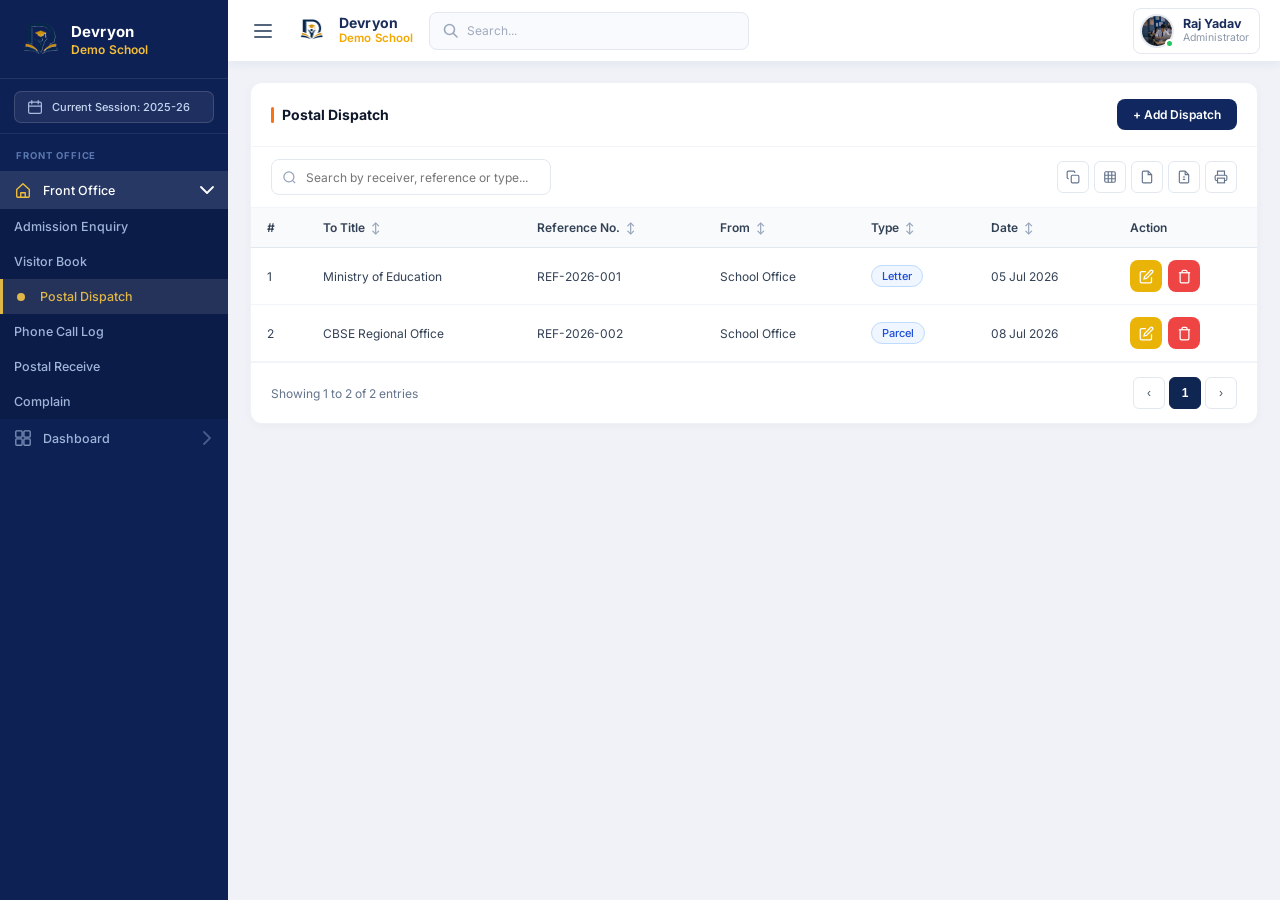
<file: pages/front-office/postal-dispatch.html>
<!doctype html>
<html lang="en">
<head>
  <meta charset="UTF-8">
  <meta name="viewport" content="width=device-width, initial-scale=1.0">
  <title>Postal Dispatch – School ERP</title>
  <link rel="icon" type="image/png" href="../../assets/images/front-office/logo.png">
  <link rel="preconnect" href="https://fonts.googleapis.com">
  <link rel="preconnect" href="https://fonts.gstatic.com" crossorigin>
  <link href="https://fonts.googleapis.com/css2?family=Inter:wght@400;500;600;700&display=swap" rel="stylesheet">
  <link rel="stylesheet" href="../../css/dashboard/dashboard.css">
  <link rel="stylesheet" href="../../css/front-office/front-office.css">
</head>
<body>
<div class="app-shell">

  <!-- ===== SIDEBAR ===== -->
  <aside class="sidebar" id="sidebar"></aside>

  <!-- ===== WORKSPACE ===== -->
  <section class="workspace">

    <!-- TOPBAR -->
    <header class="topbar">
      <button id="menuToggle" class="menu-toggle" aria-label="Toggle menu">
        <svg width="18" height="14" viewBox="0 0 18 14" fill="none">
          <path d="M1 1h16M1 7h16M1 13h16" stroke="#56647b" stroke-width="2" stroke-linecap="round"/>
        </svg>
      </button>
      <div class="header-brand" onclick="window.location.href='../../pages/dashboard/index.html'" style="cursor:pointer;">
        <div class="hb-logo-box">
          <img src="../../assets/images/branding/school-logo.png" alt="School Logo" class="hb-logo-img">
        </div>
        <div class="hb-text">
          <span class="hb-name">Devryon</span>
          <span class="hb-sub">Demo School</span>
        </div>
      </div>
      <div class="header-search">
        <svg class="search-svg" width="16" height="16" viewBox="0 0 16 16" fill="none">
          <circle cx="6.5" cy="6.5" r="5" stroke="#9ba8bc" stroke-width="1.6"/>
          <path d="M10.5 10.5L14 14" stroke="#9ba8bc" stroke-width="1.6" stroke-linecap="round"/>
        </svg>
        <input type="search" placeholder="Search...">
      </div>
      <div class="top-actions">
        <div class="user-profile">
          <div class="user-avatar-wrap">
            <img class="user-avatar" src="../../assets/images/auth/login-hero.jpg" alt="Admin">
            <span class="user-online-dot"></span>
          </div>
          <div class="user-info">
            <span class="user-name">Raj Yadav</span>
            <span class="user-role">Administrator</span>
          </div>
        </div>
      </div>
    </header>

    <!-- PAGE CONTENT -->
    <main class="page">

      <section class="list-card">
        <div class="card-heading">
          <div class="section-title-wrap">
            <span class="orange-accent-bar"></span>
            <span class="section-title-text">Postal Dispatch</span>
          </div>
          <button class="btn primary" id="openAddModal">+ Add Dispatch</button>
        </div>

        <div class="table-tools">
          <div class="search-input-wrap">
            <svg class="search-ico" viewBox="0 0 24 24" fill="none" stroke="#94a3b8" stroke-width="2">
              <circle cx="11" cy="11" r="8"/><line x1="21" y1="21" x2="16.65" y2="16.65"/>
            </svg>
            <input id="tableSearchInput" placeholder="Search by receiver, reference or type...">
          </div>
          <div class="tool-actions">
            <div class="export-icon-group">
              <button class="export" title="Copy"><svg viewBox="0 0 24 24" fill="none" stroke="currentColor" stroke-width="2"><rect x="9" y="9" width="13" height="13" rx="2"/><path d="M5 15H4a2 2 0 01-2-2V4a2 2 0 012-2h9a2 2 0 012 2v1"/></svg></button>
              <button class="export" title="Export Excel"><svg viewBox="0 0 24 24" fill="none" stroke="currentColor" stroke-width="2"><rect x="3" y="3" width="18" height="18" rx="2"/><line x1="9" y1="3" x2="9" y2="21"/><line x1="15" y1="3" x2="15" y2="21"/><line x1="3" y1="9" x2="21" y2="9"/><line x1="3" y1="15" x2="21" y2="15"/></svg></button>
              <button class="export" title="Export CSV"><svg viewBox="0 0 24 24" fill="none" stroke="currentColor" stroke-width="2"><path d="M14 2H6a2 2 0 00-2 2v16a2 2 0 002 2h12a2 2 0 002-2V8z"/><polyline points="14 2 14 8 20 8"/></svg></button>
              <button class="export" title="Export PDF"><svg viewBox="0 0 24 24" fill="none" stroke="currentColor" stroke-width="2"><path d="M14 2H6a2 2 0 00-2 2v16a2 2 0 002 2h12a2 2 0 002-2V8z"/><path d="M14 2v6h6"/><path d="M10 12h4"/><path d="M10 16h4"/></svg></button>
              <button class="export" title="Print"><svg viewBox="0 0 24 24" fill="none" stroke="currentColor" stroke-width="2"><polyline points="6 9 6 2 18 2 18 9"/><path d="M6 18H4a2 2 0 01-2-2v-5a2 2 0 012-2h16a2 2 0 012 2v5a2 2 0 01-2 2h-2"/><rect x="6" y="14" width="12" height="8"/></svg></button>
            </div>
          </div>
        </div>

        <div class="table-wrap">
          <table id="dispatchTable">
            <thead>
              <tr>
                <th>#</th>
                <th>To Title <span class="sort-icon">↕</span></th>
                <th>Reference No. <span class="sort-icon">↕</span></th>
                <th>From <span class="sort-icon">↕</span></th>
                <th>Type <span class="sort-icon">↕</span></th>
                <th>Date <span class="sort-icon">↕</span></th>
                <th>Action</th>
              </tr>
            </thead>
            <tbody>
              <!-- Populated by postal-dispatch.js -->
            </tbody>
          </table>
        </div>

        <div class="pager">
          <span>Showing 0 entries</span>
          <div class="pages">
            <button class="page-nav">‹</button>
            <button class="current">1</button>
            <button class="page-nav">›</button>
          </div>
        </div>
      </section>

    </main>
  </section>
</div>

<!-- ===== ADD / EDIT POSTAL DISPATCH MODAL ===== -->
<div class="modal" id="dispatchModal" aria-hidden="true">
  <div class="modal-card">
    <div class="modal-head">
      <div>
        <span class="modal-icon">📬</span>
        <span>
          <strong>Add Postal Dispatch</strong>
          <small>Fill in dispatch details below</small>
        </span>
      </div>
      <button class="modal-close" data-close-modal="dispatchModal" aria-label="Close">×</button>
    </div>
    <form id="dispatchForm">
      <div class="modal-body">
        <div class="fo-form-grid">
          <div class="fo-form-field">
            <label>To Title *</label>
            <input type="text" id="toTitle" placeholder="Enter receiver name / title" required>
          </div>
          <div class="fo-form-field">
            <label>Reference No.</label>
            <input type="text" id="referenceNo" placeholder="Enter reference number">
          </div>
          <div class="fo-form-field">
            <label>From Title</label>
            <input type="text" id="fromTitle" value="School Office" placeholder="Sender / From">
          </div>
          <div class="fo-form-field">
            <label>Date *</label>
            <input type="date" id="dispatchDate" required>
          </div>
          <div class="fo-form-field">
            <label>Type</label>
            <select id="dispatchType">
              <option>Letter</option>
              <option>Parcel</option>
              <option>Notice</option>
              <option>Courier</option>
              <option>Other</option>
            </select>
          </div>
          <div class="fo-form-field wide">
            <label>Address *</label>
            <textarea id="address" placeholder="Enter receiver address" required></textarea>
          </div>
          <div class="fo-form-field wide">
            <label>Note</label>
            <textarea id="note" placeholder="Additional notes"></textarea>
          </div>
        </div>
      </div>
      <div class="modal-foot">
        <button type="button" class="btn ghost" data-close-modal="dispatchModal">Cancel</button>
        <button type="submit" class="btn primary">▣ &nbsp;Save Dispatch&nbsp;→</button>
      </div>
    </form>
  </div>
</div>

<!-- Scripts -->
<script src="../../js/common/storage-utils.js"></script>
<script src="../../js/common/export-utils.js"></script>
<script src="../../js/front-office/sidebar-template.js"></script>
<script src="../../js/front-office/front-office.js"></script>
<script src="../../js/front-office/postal-dispatch.js"></script>
</body>
</html>
</file>
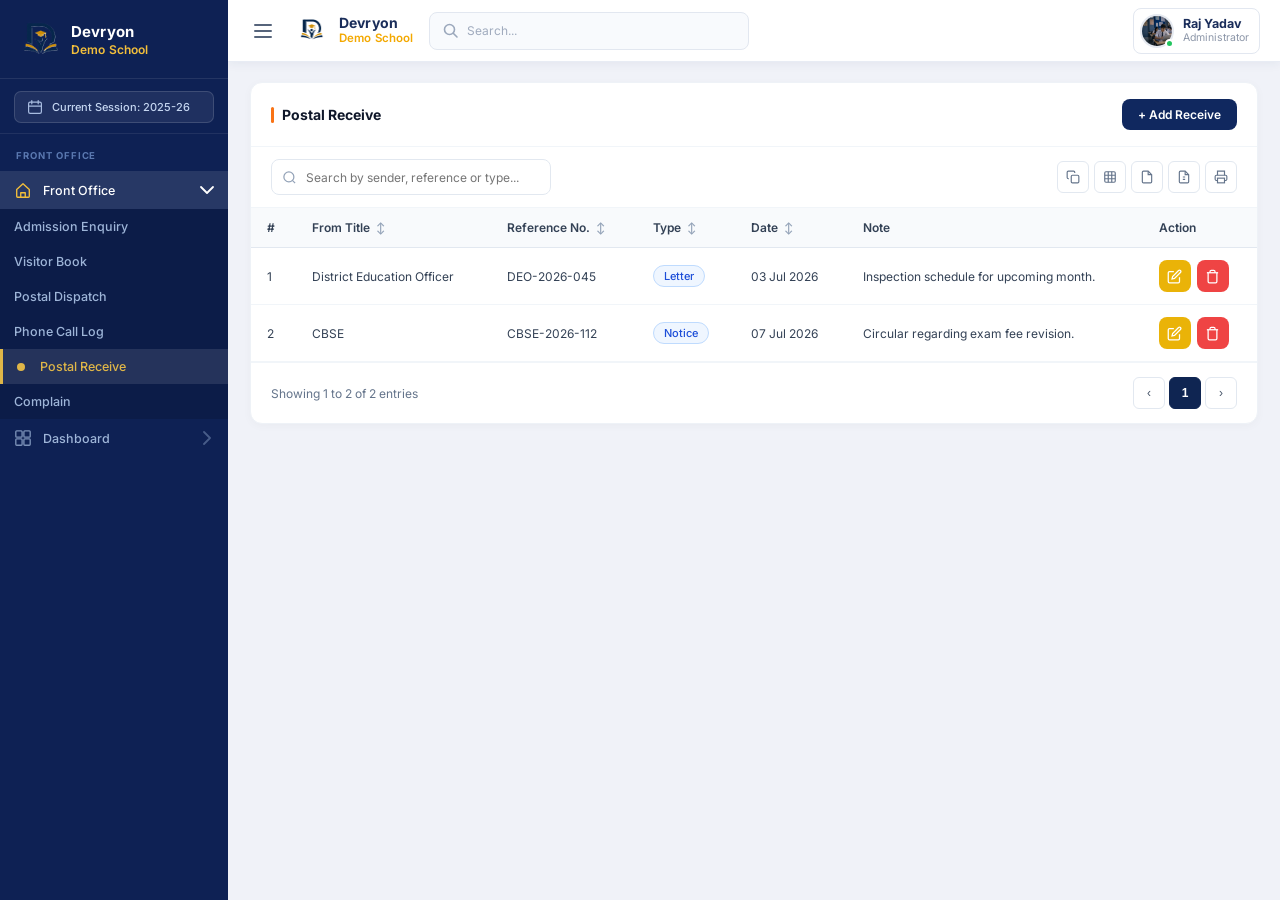
<file: pages/front-office/postal-receive.html>
<!doctype html>
<html lang="en">
<head>
  <meta charset="UTF-8">
  <meta name="viewport" content="width=device-width, initial-scale=1.0">
  <title>Postal Receive – School ERP</title>
  <link rel="icon" type="image/png" href="../../assets/images/front-office/logo.png">
  <link rel="preconnect" href="https://fonts.googleapis.com">
  <link rel="preconnect" href="https://fonts.gstatic.com" crossorigin>
  <link href="https://fonts.googleapis.com/css2?family=Inter:wght@400;500;600;700&display=swap" rel="stylesheet">
  <link rel="stylesheet" href="../../css/dashboard/dashboard.css">
  <link rel="stylesheet" href="../../css/front-office/front-office.css">
</head>
<body>
<div class="app-shell">

  <!-- ===== SIDEBAR ===== -->
  <aside class="sidebar" id="sidebar"></aside>

  <!-- ===== WORKSPACE ===== -->
  <section class="workspace">

    <!-- TOPBAR -->
    <header class="topbar">
      <button id="menuToggle" class="menu-toggle" aria-label="Toggle menu">
        <svg width="18" height="14" viewBox="0 0 18 14" fill="none">
          <path d="M1 1h16M1 7h16M1 13h16" stroke="#56647b" stroke-width="2" stroke-linecap="round"/>
        </svg>
      </button>
      <div class="header-brand" onclick="window.location.href='../../pages/dashboard/index.html'" style="cursor:pointer;">
        <div class="hb-logo-box">
          <img src="../../assets/images/branding/school-logo.png" alt="School Logo" class="hb-logo-img">
        </div>
        <div class="hb-text">
          <span class="hb-name">Devryon</span>
          <span class="hb-sub">Demo School</span>
        </div>
      </div>
      <div class="header-search">
        <svg class="search-svg" width="16" height="16" viewBox="0 0 16 16" fill="none">
          <circle cx="6.5" cy="6.5" r="5" stroke="#9ba8bc" stroke-width="1.6"/>
          <path d="M10.5 10.5L14 14" stroke="#9ba8bc" stroke-width="1.6" stroke-linecap="round"/>
        </svg>
        <input type="search" placeholder="Search...">
      </div>
      <div class="top-actions">
        <div class="user-profile">
          <div class="user-avatar-wrap">
            <img class="user-avatar" src="../../assets/images/auth/login-hero.jpg" alt="Admin">
            <span class="user-online-dot"></span>
          </div>
          <div class="user-info">
            <span class="user-name">Raj Yadav</span>
            <span class="user-role">Administrator</span>
          </div>
        </div>
      </div>
    </header>

    <!-- PAGE CONTENT -->
    <main class="page">

      <section class="list-card">
        <div class="card-heading">
          <div class="section-title-wrap">
            <span class="orange-accent-bar"></span>
            <span class="section-title-text">Postal Receive</span>
          </div>
          <button class="btn primary" id="openAddModal">+ Add Receive</button>
        </div>

        <div class="table-tools">
          <div class="search-input-wrap">
            <svg class="search-ico" viewBox="0 0 24 24" fill="none" stroke="#94a3b8" stroke-width="2">
              <circle cx="11" cy="11" r="8"/><line x1="21" y1="21" x2="16.65" y2="16.65"/>
            </svg>
            <input id="tableSearchInput" placeholder="Search by sender, reference or type...">
          </div>
          <div class="tool-actions">
            <div class="export-icon-group">
              <button class="export" title="Copy"><svg viewBox="0 0 24 24" fill="none" stroke="currentColor" stroke-width="2"><rect x="9" y="9" width="13" height="13" rx="2"/><path d="M5 15H4a2 2 0 01-2-2V4a2 2 0 012-2h9a2 2 0 012 2v1"/></svg></button>
              <button class="export" title="Export Excel"><svg viewBox="0 0 24 24" fill="none" stroke="currentColor" stroke-width="2"><rect x="3" y="3" width="18" height="18" rx="2"/><line x1="9" y1="3" x2="9" y2="21"/><line x1="15" y1="3" x2="15" y2="21"/><line x1="3" y1="9" x2="21" y2="9"/><line x1="3" y1="15" x2="21" y2="15"/></svg></button>
              <button class="export" title="Export CSV"><svg viewBox="0 0 24 24" fill="none" stroke="currentColor" stroke-width="2"><path d="M14 2H6a2 2 0 00-2 2v16a2 2 0 002 2h12a2 2 0 002-2V8z"/><polyline points="14 2 14 8 20 8"/></svg></button>
              <button class="export" title="Export PDF"><svg viewBox="0 0 24 24" fill="none" stroke="currentColor" stroke-width="2"><path d="M14 2H6a2 2 0 00-2 2v16a2 2 0 002 2h12a2 2 0 002-2V8z"/><path d="M14 2v6h6"/><path d="M10 12h4"/><path d="M10 16h4"/></svg></button>
              <button class="export" title="Print"><svg viewBox="0 0 24 24" fill="none" stroke="currentColor" stroke-width="2"><polyline points="6 9 6 2 18 2 18 9"/><path d="M6 18H4a2 2 0 01-2-2v-5a2 2 0 012-2h16a2 2 0 012 2v5a2 2 0 01-2 2h-2"/><rect x="6" y="14" width="12" height="8"/></svg></button>
            </div>
          </div>
        </div>

        <div class="table-wrap">
          <table id="receiveTable">
            <thead>
              <tr>
                <th>#</th>
                <th>From Title <span class="sort-icon">↕</span></th>
                <th>Reference No. <span class="sort-icon">↕</span></th>
                <th>Type <span class="sort-icon">↕</span></th>
                <th>Date <span class="sort-icon">↕</span></th>
                <th>Note</th>
                <th>Action</th>
              </tr>
            </thead>
            <tbody>
              <!-- Populated by postal-receive.js -->
            </tbody>
          </table>
        </div>

        <div class="pager">
          <span>Showing 0 entries</span>
          <div class="pages">
            <button class="page-nav">‹</button>
            <button class="current">1</button>
            <button class="page-nav">›</button>
          </div>
        </div>
      </section>

    </main>
  </section>
</div>

<!-- ===== ADD / EDIT POSTAL RECEIVE MODAL ===== -->
<div class="modal" id="receiveModal" aria-hidden="true">
  <div class="modal-card">
    <div class="modal-head">
      <div>
        <span class="modal-icon">📥</span>
        <span>
          <strong>Add Postal Receive</strong>
          <small>Fill in receive details below</small>
        </span>
      </div>
      <button class="modal-close" data-close-modal="receiveModal" aria-label="Close">×</button>
    </div>
    <form id="receiveForm">
      <div class="modal-body">
        <div class="fo-form-grid">
          <div class="fo-form-field">
            <label>From Title *</label>
            <input type="text" id="fromTitle" placeholder="Enter sender name / title" required>
          </div>
          <div class="fo-form-field">
            <label>Reference No.</label>
            <input type="text" id="referenceNo" placeholder="Enter reference number">
          </div>
          <div class="fo-form-field">
            <label>Date *</label>
            <input type="date" id="receiveDate" required>
          </div>
          <div class="fo-form-field">
            <label>Type</label>
            <select id="receiveType">
              <option>Letter</option>
              <option>Parcel</option>
              <option>Notice</option>
              <option>Courier</option>
              <option>Other</option>
            </select>
          </div>
          <div class="fo-form-field wide">
            <label>Address</label>
            <textarea id="address" placeholder="Enter sender address"></textarea>
          </div>
          <div class="fo-form-field wide">
            <label>Note</label>
            <textarea id="note" placeholder="Additional notes"></textarea>
          </div>
        </div>
      </div>
      <div class="modal-foot">
        <button type="button" class="btn ghost" data-close-modal="receiveModal">Cancel</button>
        <button type="submit" class="btn primary">▣ &nbsp;Save Receive&nbsp;→</button>
      </div>
    </form>
  </div>
</div>

<!-- Scripts -->
<script src="../../js/common/storage-utils.js"></script>
<script src="../../js/common/export-utils.js"></script>
<script src="../../js/front-office/sidebar-template.js"></script>
<script src="../../js/front-office/front-office.js"></script>
<script src="../../js/front-office/postal-receive.js"></script>
</body>
</html>
</file>
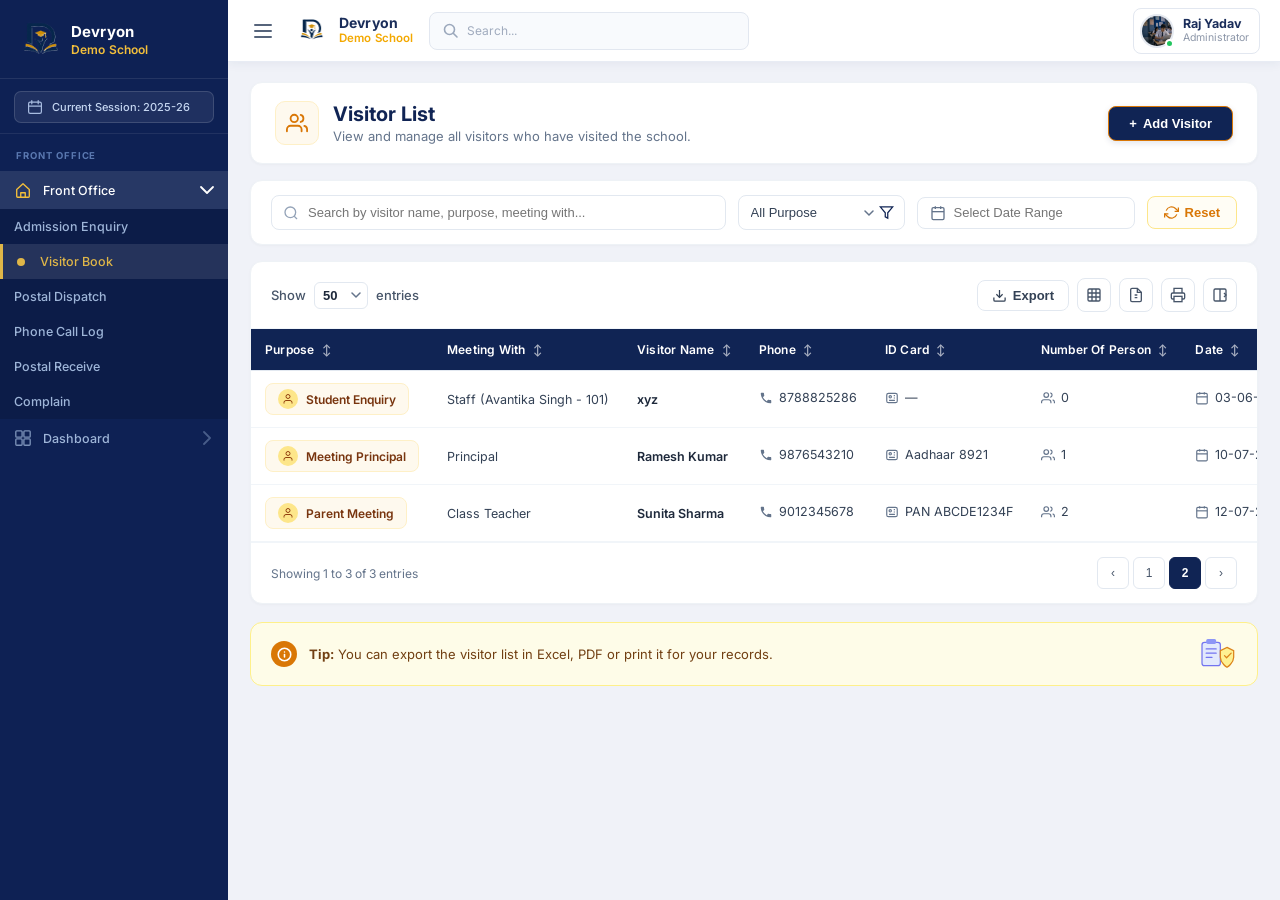
<file: pages/front-office/visitor.html>
<!doctype html>
<html lang="en">
<head>
  <meta charset="UTF-8">
  <meta name="viewport" content="width=device-width, initial-scale=1.0">
  <title>Visitor Book – School ERP</title>
  <link rel="icon" type="image/png" href="../../assets/images/front-office/logo.png">
  <link rel="preconnect" href="https://fonts.googleapis.com">
  <link rel="preconnect" href="https://fonts.gstatic.com" crossorigin>
  <link href="https://fonts.googleapis.com/css2?family=Inter:wght@400;500;600;700&display=swap" rel="stylesheet">
  <!-- Base layout (sidebar, topbar, workspace) -->
  <link rel="stylesheet" href="../../css/dashboard/dashboard.css">
  <!-- Shared Front Office styles (modal, form grid, table helpers) -->
  <link rel="stylesheet" href="../../css/front-office/front-office.css">
</head>
<body>
<div class="app-shell">

  <!-- ===== SIDEBAR (populated by sidebar-template.js) ===== -->
  <aside class="sidebar" id="sidebar"></aside>

  <!-- ===== WORKSPACE ===== -->
  <section class="workspace">

    <!-- TOPBAR -->
    <header class="topbar">
      <button id="menuToggle" class="menu-toggle" aria-label="Toggle menu">
        <svg width="18" height="14" viewBox="0 0 18 14" fill="none">
          <path d="M1 1h16M1 7h16M1 13h16" stroke="#56647b" stroke-width="2" stroke-linecap="round"/>
        </svg>
      </button>
      <div class="header-brand" onclick="window.location.href='../../pages/dashboard/index.html'" style="cursor:pointer;">
        <div class="hb-logo-box">
          <img src="../../assets/images/branding/school-logo.png" alt="School Logo" class="hb-logo-img">
        </div>
        <div class="hb-text">
          <span class="hb-name">Devryon</span>
          <span class="hb-sub">Demo School</span>
        </div>
      </div>
      <div class="header-search">
        <svg class="search-svg" width="16" height="16" viewBox="0 0 16 16" fill="none">
          <circle cx="6.5" cy="6.5" r="5" stroke="#9ba8bc" stroke-width="1.6"/>
          <path d="M10.5 10.5L14 14" stroke="#9ba8bc" stroke-width="1.6" stroke-linecap="round"/>
        </svg>
        <input type="search" placeholder="Search...">
      </div>
      <div class="top-actions">
        <div class="user-profile">
          <div class="user-avatar-wrap">
            <img class="user-avatar" src="../../assets/images/auth/login-hero.jpg" alt="Admin">
            <span class="user-online-dot"></span>
          </div>
          <div class="user-info">
            <span class="user-name">Raj Yadav</span>
            <span class="user-role">Administrator</span>
          </div>
        </div>
      </div>
    </header>

    <!-- PAGE CONTENT -->
    <main class="page">

      <!-- Header Card -->
      <section class="visitor-header-card">
        <div class="visitor-header-left">
          <div class="visitor-icon-box">
            <svg width="22" height="22" viewBox="0 0 24 24" fill="none" stroke="currentColor" stroke-width="2" stroke-linecap="round" stroke-linejoin="round">
              <path d="M17 21v-2a4 4 0 0 0-4-4H5a4 4 0 0 0-4 4v2"></path>
              <circle cx="9" cy="7" r="4"></circle>
              <path d="M23 21v-2a4 4 0 0 0-3-3.87"></path>
              <path d="M16 3.13a4 4 0 0 1 0 7.75"></path>
            </svg>
          </div>
          <div class="visitor-title-box">
            <h2>Visitor List</h2>
            <p>View and manage all visitors who have visited the school.</p>
          </div>
        </div>
        <button class="btn-add-visitor" id="openAddModal" type="button">
          <span>+</span> Add Visitor
        </button>
      </section>

      <!-- Filter / Search Bar Card -->
      <section class="visitor-filter-card">
        <div class="visitor-search-input-wrap">
          <svg viewBox="0 0 24 24" fill="none" stroke="currentColor" stroke-width="2">
            <circle cx="11" cy="11" r="8"></circle>
            <line x1="21" y1="21" x2="16.65" y2="16.65"></line>
          </svg>
          <input id="tableSearchInput" placeholder="Search by visitor name, purpose, meeting with...">
        </div>

        <div class="visitor-purpose-select-wrap">
          <select id="filterPurpose">
            <option value="">All Purpose</option>
            <option value="Student Enquiry">Student Enquiry</option>
            <option value="Parent Meeting">Parent Meeting</option>
            <option value="Meeting Principal">Meeting Principal</option>
            <option value="Staff Meeting">Staff Meeting</option>
            <option value="Official Work">Official Work</option>
            <option value="Other">Other</option>
          </select>
          <svg class="select-caret" viewBox="0 0 10 6" fill="none"><path d="M1 1l4 4 4-4" stroke="currentColor" stroke-width="1.5" stroke-linecap="round"/></svg>
          <svg class="filter-funnel-icon" viewBox="0 0 24 24" fill="none" stroke="currentColor" stroke-width="2"><polygon points="22 3 2 3 10 12.46 10 19 14 21 14 12.46 22 3"/></svg>
        </div>

        <div class="visitor-date-range-wrap">
          <svg viewBox="0 0 24 24" fill="none" stroke="currentColor" stroke-width="2" width="16" height="16"><rect x="3" y="4" width="18" height="18" rx="2"/><line x1="16" y1="2" x2="16" y2="6"/><line x1="8" y1="2" x2="8" y2="6"/><line x1="3" y1="10" x2="21" y2="10"/></svg>
          <input type="text" id="filterDateRange" placeholder="Select Date Range" onfocus="(this.type='date')" onblur="if(!this.value)this.type='text'">
        </div>

        <button class="btn-visitor-reset" id="btnResetFilters" type="button">
          <svg viewBox="0 0 24 24" fill="none" stroke="currentColor" stroke-width="2" width="15" height="15"><path d="M23 4v6h-6"/><path d="M1 20v-6h6"/><path d="M3.51 9a9 9 0 0114.85-3.36L23 10M1 14l4.64 4.36A9 9 0 0020.49 15"/></svg>
          Reset
        </button>
      </section>

      <!-- Table Card -->
      <section class="visitor-table-card">
        <div class="visitor-table-toolbar">
          <div class="show-entries-wrap">
            <span>Show</span>
            <select id="perPageSelect">
              <option value="10">10</option>
              <option value="25">25</option>
              <option value="50" selected>50</option>
              <option value="100">100</option>
            </select>
            <span>entries</span>
          </div>
          <div class="table-actions-right">
            <button class="btn-export-main" title="Export">
              <svg viewBox="0 0 24 24" fill="none" stroke="currentColor" stroke-width="2" width="15" height="15"><path d="M21 15v4a2 2 0 0 1-2 2H5a2 2 0 0 1-2-2v-4"/><polyline points="7 10 12 15 17 10"/><line x1="12" y1="15" x2="12" y2="3"/></svg>
              Export
            </button>
            <button class="tool-icon-btn export" title="Export Excel">
              <svg viewBox="0 0 24 24" fill="none" stroke="currentColor" stroke-width="2"><rect x="3" y="3" width="18" height="18" rx="2"/><line x1="9" y1="3" x2="9" y2="21"/><line x1="15" y1="3" x2="15" y2="21"/><line x1="3" y1="9" x2="21" y2="9"/><line x1="3" y1="15" x2="21" y2="15"/></svg>
            </button>
            <button class="tool-icon-btn export" title="Export PDF">
              <svg viewBox="0 0 24 24" fill="none" stroke="currentColor" stroke-width="2"><path d="M14 2H6a2 2 0 00-2 2v16a2 2 0 002 2h12a2 2 0 002-2V8z"/><path d="M14 2v6h6"/><path d="M10 12h4"/><path d="M10 16h4"/></svg>
            </button>
            <button class="tool-icon-btn export" title="Print">
              <svg viewBox="0 0 24 24" fill="none" stroke="currentColor" stroke-width="2"><polyline points="6 9 6 2 18 2 18 9"/><path d="M6 18H4a2 2 0 01-2-2v-5a2 2 0 012-2h16a2 2 0 012 2v5a2 2 0 01-2 2h-2"/><rect x="6" y="14" width="12" height="8"/></svg>
            </button>
            <button class="tool-icon-btn export" title="Columns">
              <svg viewBox="0 0 24 24" fill="none" stroke="currentColor" stroke-width="2"><rect x="3" y="3" width="18" height="18" rx="2"/><path d="M12 3v18"/><path d="M18 9l3 3-3 3"/></svg>
            </button>
          </div>
        </div>

        <!-- Table -->
        <div class="table-wrap" style="overflow-x: auto;">
          <table class="visitor-table" id="visitorTable">
            <thead>
              <tr>
                <th>Purpose <span class="sort-icon">↕</span></th>
                <th>Meeting With <span class="sort-icon">↕</span></th>
                <th>Visitor Name <span class="sort-icon">↕</span></th>
                <th>Phone <span class="sort-icon">↕</span></th>
                <th>ID Card <span class="sort-icon">↕</span></th>
                <th>Number Of Person <span class="sort-icon">↕</span></th>
                <th>Date <span class="sort-icon">↕</span></th>
                <th>In Time <span class="sort-icon">↕</span></th>
                <th>Out Time <span class="sort-icon">↕</span></th>
                <th style="text-align:center;">Action</th>
              </tr>
            </thead>
            <tbody>
              <!-- Populated by visitor.js -->
            </tbody>
          </table>
        </div>

        <div class="visitor-pagination-bar">
          <span class="pagination-info">Showing 1 to 3 of 3 entries</span>
          <div class="pages" style="display:flex;gap:4px;">
            <button class="visitor-page-btn" type="button">‹</button>
            <button class="visitor-page-btn" type="button">1</button>
            <button class="visitor-page-btn active" type="button">2</button>
            <button class="visitor-page-btn" type="button">›</button>
          </div>
        </div>
      </section>

      <!-- Bottom Tip Banner -->
      <section class="visitor-tip-banner">
        <div class="visitor-tip-left">
          <div class="tip-info-icon">
            <svg width="15" height="15" viewBox="0 0 24 24" fill="none" stroke="currentColor" stroke-width="2.5" stroke-linecap="round" stroke-linejoin="round">
              <circle cx="12" cy="12" r="10"></circle>
              <line x1="12" y1="16" x2="12" y2="12"></line>
              <line x1="12" y1="8" x2="12.01" y2="8"></line>
            </svg>
          </div>
          <span><strong>Tip:</strong> You can export the visitor list in Excel, PDF or print it for your records.</span>
        </div>
        <div class="visitor-tip-graphic">
          <svg width="40" height="34" viewBox="0 0 48 40" fill="none">
            <rect x="6" y="6" width="22" height="28" rx="3" fill="#e0e7ff" stroke="#6366f1" stroke-width="1.5"/>
            <rect x="11" y="2" width="12" height="6" rx="2" fill="#818cf8"/>
            <line x1="11" y1="14" x2="23" y2="14" stroke="#6366f1" stroke-width="1.5" stroke-linecap="round"/>
            <line x1="11" y1="19" x2="23" y2="19" stroke="#6366f1" stroke-width="1.5" stroke-linecap="round"/>
            <line x1="11" y1="24" x2="18" y2="24" stroke="#6366f1" stroke-width="1.5" stroke-linecap="round"/>
            <path d="M36 12l8 4v8c0 7-8 12-8 12s-8-5-8-12v-8l8-4z" fill="#fef08a" stroke="#d97706" stroke-width="1.5"/>
            <path d="M33 22l2.5 2.5 5.5-5.5" stroke="#d97706" stroke-width="1.5" stroke-linecap="round" stroke-linejoin="round"/>
          </svg>
        </div>
      </section>

    </main>
  </section>
</div>

<!-- ===== ADD / EDIT VISITOR MODAL ===== -->
<div class="modal" id="visitorModal" aria-hidden="true">
  <div class="modal-card">
    <div class="modal-head">
      <div>
        <span class="modal-icon">👤</span>
        <span>
          <strong>Add Visitor</strong>
          <small>Fill in visitor details below</small>
        </span>
      </div>
      <button class="modal-close" data-close-modal="visitorModal" aria-label="Close">×</button>
    </div>
    <form id="visitorForm">
      <div class="modal-body">
        <div class="fo-form-grid">
          <div class="fo-form-field">
            <label>Purpose *</label>
            <select id="visitorPurpose" required>
              <option value="">Select Purpose</option>
              <option value="Student Enquiry" selected>Student Enquiry</option>
              <option value="Parent Meeting">Parent Meeting</option>
              <option value="Meeting Principal">Meeting Principal</option>
              <option value="Staff Meeting">Staff Meeting</option>
              <option value="Official Work">Official Work</option>
              <option value="Other">Other</option>
            </select>
          </div>
          <div class="fo-form-field">
            <label>Meeting With</label>
            <input type="text" id="meetingWith" placeholder="e.g. Staff (Avantika Singh - 101)">
          </div>
          <div class="fo-form-field">
            <label>Visitor Name *</label>
            <input type="text" id="visitorName" placeholder="Enter visitor name" required>
          </div>
          <div class="fo-form-field">
            <label>Phone Number *</label>
            <input type="tel" id="visitorPhone" placeholder="Enter phone number" required>
          </div>
          <div class="fo-form-field">
            <label>ID Card / Proof</label>
            <input type="text" id="idProof" placeholder="e.g. Aadhaar 1234, PAN, —">
          </div>
          <div class="fo-form-field">
            <label>Number Of Persons</label>
            <input type="number" id="noOfPerson" placeholder="0" min="0" value="0">
          </div>
          <div class="fo-form-field">
            <label>Date *</label>
            <input type="date" id="visitorDate" required>
          </div>
          <div class="fo-form-field">
            <label>In Time</label>
            <input type="text" id="inTime" placeholder="e.g. 04:46 PM" value="04:46 PM">
          </div>
          <div class="fo-form-field">
            <label>Out Time</label>
            <input type="text" id="outTime" placeholder="e.g. 04:46 PM" value="04:46 PM">
          </div>
          <div class="fo-form-field wide">
            <label>Address</label>
            <textarea id="visitorAddress" placeholder="Enter address"></textarea>
          </div>
          <div class="fo-form-field wide">
            <label>Note</label>
            <textarea id="visitorNote" placeholder="Additional notes"></textarea>
          </div>
        </div>
      </div>
      <div class="modal-foot">
        <button type="button" class="btn ghost" data-close-modal="visitorModal">Cancel</button>
        <button type="submit" class="btn primary">▣ &nbsp;Save Visitor&nbsp;→</button>
      </div>
    </form>
  </div>
</div>

<!-- ===== VIEW VISITOR DETAILS MODAL ===== -->
<div class="modal" id="viewVisitorModal" aria-hidden="true">
  <div class="modal-card">
    <div class="modal-head">
      <div>
        <span class="modal-icon">👁</span>
        <span>
          <strong>Visitor Details</strong>
          <small>Complete visitor information</small>
        </span>
      </div>
      <button class="modal-close" data-close-modal="viewVisitorModal" onclick="closeModal('viewVisitorModal')" aria-label="Close">×</button>
    </div>
    <div class="modal-body" id="viewModalBody">
      <!-- Populated dynamically -->
    </div>
    <div class="modal-foot">
      <button type="button" class="btn ghost" onclick="closeModal('viewVisitorModal')">Close</button>
    </div>
  </div>
</div>

<!-- Scripts -->
<script src="../../js/common/storage-utils.js"></script>
<script src="../../js/common/export-utils.js"></script>
<script src="../../js/front-office/sidebar-template.js"></script>
<script src="../../js/front-office/front-office.js"></script>
<script src="../../js/front-office/visitor.js"></script>
</body>
</html>
</file>
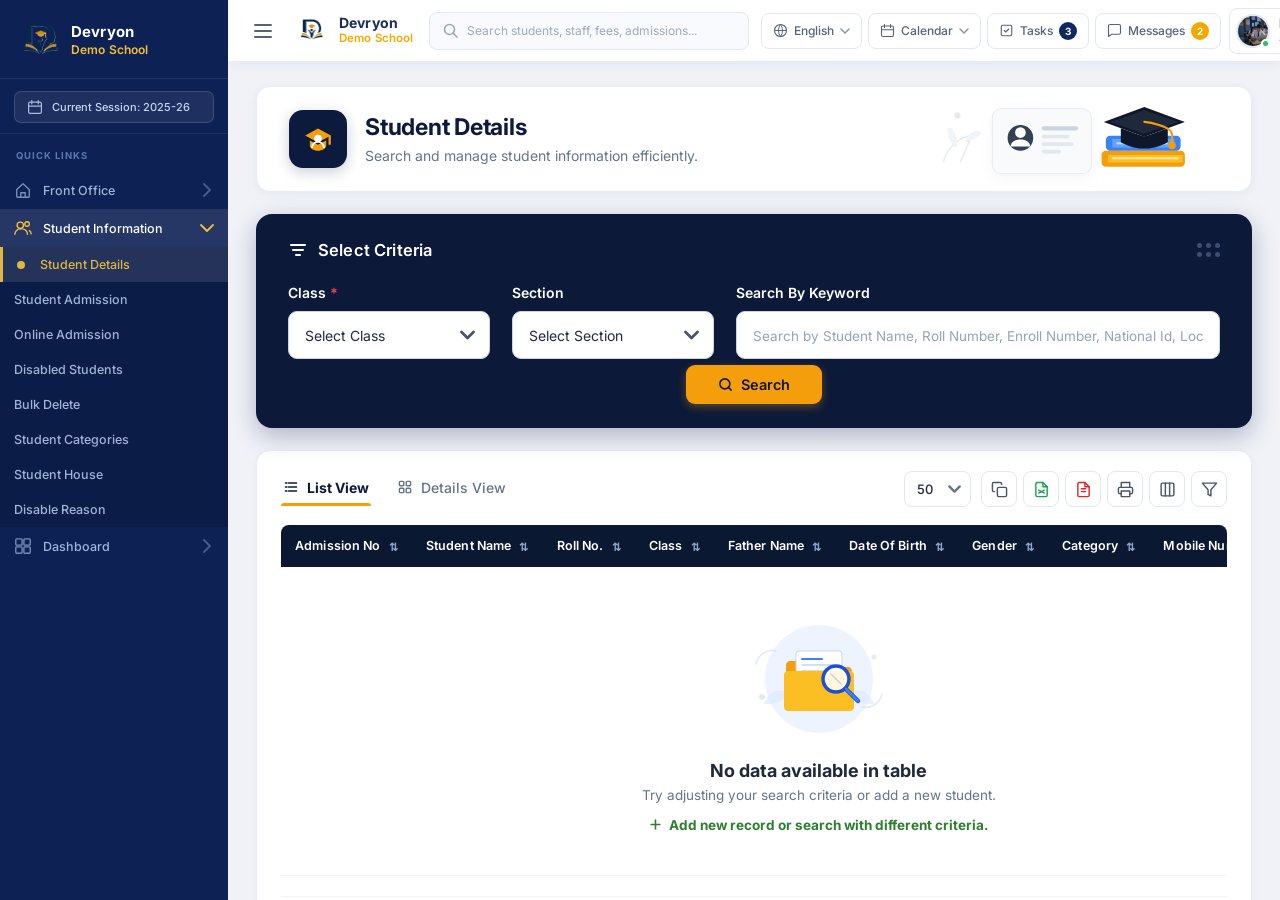
<file: pages/studentinfo/student-details.html>
<!doctype html>
<html lang="en">
<head>
  <meta charset="UTF-8">
  <meta name="viewport" content="width=device-width, initial-scale=1.0">
  <title>Student Details – Devryon Demo School</title>
  <link rel="icon" type="image/png" href="../../assets/images/front-office/logo.png">
  <link rel="preconnect" href="https://fonts.googleapis.com">
  <link rel="preconnect" href="https://fonts.gstatic.com" crossorigin>
  <link href="https://fonts.googleapis.com/css2?family=Inter:wght@400;500;600;700&display=swap" rel="stylesheet">
  <!-- Layout Styles -->
  <link rel="stylesheet" href="../../css/dashboard/dashboard.css">
  <link rel="stylesheet" href="../../css/front-office/front-office.css">
  <!-- Student Details Specific Styles -->
  <link rel="stylesheet" href="../../css/studentinfo/student-details.css">
</head>
<body>
<div class="app-shell">

  <!-- ===== SIDEBAR ===== -->
  <aside class="sidebar" id="sidebar">
    <!-- Brand -->
    <div class="sidebar-brand" onclick="window.location.href='../dashboard/index.html'" style="cursor:pointer;">
      <div class="brand-logo-box">
        <img src="../../assets/images/branding/school-logo.png" alt="Devryon Logo" class="brand-logo-img">
      </div>
      <div class="brand-text">
        <span class="brand-name">Devryon</span>
        <span class="brand-sub">Demo School</span>
      </div>
    </div>

    <!-- Session chip -->
    <div class="session-pill-wrap">
      <div class="session-pill">
        <svg class="session-pill-icon" viewBox="0 0 20 20" fill="none" xmlns="http://www.w3.org/2000/svg">
          <rect x="2" y="4" width="16" height="14" rx="2" stroke="#a8bce0" stroke-width="1.5"/>
          <path d="M6 2v4M14 2v4M2 9h16" stroke="#a8bce0" stroke-width="1.5" stroke-linecap="round"/>
        </svg>
        <span>Current Session: 2025-26</span>
      </div>
    </div>

    <!-- Nav label -->
    <p class="nav-label">QUICK LINKS</p>

    <!-- Nav -->
    <nav id="mainNav">
      <!-- Front Office -->
      <div class="nav-group" id="navGroupFrontOffice">
        <a class="nav-group-toggle" data-group="frontOffice" href="../dashboard/index.html#frontOffice">
          <span class="nav-icon">
            <svg viewBox="0 0 20 20" fill="none" xmlns="http://www.w3.org/2000/svg">
              <path d="M3 9.5L10 3l7 6.5V17a1 1 0 01-1 1H4a1 1 0 01-1-1V9.5z" stroke="currentColor" stroke-width="1.5" stroke-linejoin="round"/>
              <path d="M7.5 18V13h5v5" stroke="currentColor" stroke-width="1.5" stroke-linecap="round" stroke-linejoin="round"/>
            </svg>
          </span>
          <span class="nav-text">Front Office</span>
          <span class="nav-arrow nav-arrow--dropdown">
            <svg viewBox="0 0 10 16" fill="none" xmlns="http://www.w3.org/2000/svg">
              <path d="M2 2l6 6-6 6" stroke="currentColor" stroke-width="1.8" stroke-linecap="round" stroke-linejoin="round"/>
            </svg>
          </span>
        </a>
        <div class="nav-submenu" id="submenuFrontOffice">
          <a href="../front-office/admission.html" class="nav-sub-item"><span class="sub-dot"></span>Admission Enquiry</a>
          <a href="../front-office/visitor.html" class="nav-sub-item"><span class="sub-dot"></span>Visitor Book</a>
          <a href="../front-office/postal-dispatch.html" class="nav-sub-item"><span class="sub-dot"></span>Postal Dispatch</a>
          <a href="../front-office/phone-log.html" class="nav-sub-item"><span class="sub-dot"></span>Phone Call Log</a>
          <a href="../front-office/postal-receive.html" class="nav-sub-item"><span class="sub-dot"></span>Postal Receive</a>
          <a href="../front-office/complain.html" class="nav-sub-item"><span class="sub-dot"></span>Complain</a>
        </div>
      </div>

      <!-- Student Information (Open & Active) -->
      <div class="nav-group open" id="navGroupStudents">
        <a class="nav-group-toggle active" data-group="students" href="#students">
          <span class="nav-icon">
            <svg viewBox="0 0 20 20" fill="none" xmlns="http://www.w3.org/2000/svg">
              <circle cx="7" cy="7" r="3.5" stroke="currentColor" stroke-width="1.5"/>
              <path d="M1 17c0-3.314 2.686-6 6-6h2c3.314 0 6 2.686 6 6" stroke="currentColor" stroke-width="1.5" stroke-linecap="round"/>
              <circle cx="14.5" cy="5.5" r="2.5" stroke="currentColor" stroke-width="1.5"/>
              <path d="M17 13c1.105.633 2 1.72 2 3.5" stroke="currentColor" stroke-width="1.5" stroke-linecap="round"/>
            </svg>
          </span>
          <span class="nav-text">Student Information</span>
          <span class="nav-arrow nav-arrow--dropdown">
            <svg viewBox="0 0 10 16" fill="none" xmlns="http://www.w3.org/2000/svg">
              <path d="M2 2l6 6-6 6" stroke="currentColor" stroke-width="1.8" stroke-linecap="round" stroke-linejoin="round"/>
            </svg>
          </span>
        </a>
        <div class="nav-submenu" id="submenuStudents" style="max-height: 400px;">
          <a href="student-details.html" class="nav-sub-item active">
            <span class="sub-dot"></span>Student Details
          </a>
          <a href="student-admission.html" class="nav-sub-item">
            <span class="sub-dot"></span>Student Admission
          </a>
          <a href="online-admission.html" class="nav-sub-item">
            <span class="sub-dot"></span>Online Admission
          </a>
          <a href="disabled-students.html" class="nav-sub-item">
            <span class="sub-dot"></span>Disabled Students
          </a>
          <a href="bulk-delete.html" class="nav-sub-item">
            <span class="sub-dot"></span>Bulk Delete
          </a>
          <a href="student-categories.html" class="nav-sub-item">
            <span class="sub-dot"></span>Student Categories
          </a>
          <a href="student-house.html" class="nav-sub-item">
            <span class="sub-dot"></span>Student House
          </a>
          <a href="disable-reason.html" class="nav-sub-item">
            <span class="sub-dot"></span>Disable Reason
          </a>
        </div>
      </div>

      <!-- Back to Dashboard -->
      <a href="../dashboard/index.html">
        <span class="nav-icon">
          <svg viewBox="0 0 20 20" fill="none" xmlns="http://www.w3.org/2000/svg">
            <rect x="2" y="2" width="7" height="7" rx="1" stroke="currentColor" stroke-width="1.5"/>
            <rect x="11" y="2" width="7" height="7" rx="1" stroke="currentColor" stroke-width="1.5"/>
            <rect x="2" y="11" width="7" height="7" rx="1" stroke="currentColor" stroke-width="1.5"/>
            <rect x="11" y="11" width="7" height="7" rx="1" stroke="currentColor" stroke-width="1.5"/>
          </svg>
        </span>
        <span class="nav-text">Dashboard</span>
        <span class="nav-arrow">
          <svg viewBox="0 0 10 16" fill="none"><path d="M2 2l6 6-6 6" stroke="currentColor" stroke-width="1.8" stroke-linecap="round" stroke-linejoin="round"/></svg>
        </span>
      </a>
    </nav>
  </aside>

  <!-- ===== WORKSPACE ===== -->
  <section class="workspace">

    <!-- TOPBAR -->
    <header class="topbar">
      <button id="menuToggle" class="menu-toggle" aria-label="Toggle menu">
        <svg width="18" height="14" viewBox="0 0 18 14" fill="none">
          <path d="M1 1h16M1 7h16M1 13h16" stroke="#56647b" stroke-width="2" stroke-linecap="round"/>
        </svg>
      </button>

      <!-- Brand in header -->
      <div class="header-brand" onclick="window.location.href='../dashboard/index.html'" style="cursor:pointer;">
        <div class="hb-logo-box">
          <img src="../../assets/images/branding/school-logo.png" alt="School Logo" class="hb-logo-img">
        </div>
        <div class="hb-text">
          <span class="hb-name">Devryon</span>
          <span class="hb-sub">Demo School</span>
        </div>
      </div>

      <!-- Topbar search -->
      <div class="header-search">
        <svg class="search-svg" width="16" height="16" viewBox="0 0 16 16" fill="none">
          <circle cx="6.5" cy="6.5" r="5" stroke="#9ba8bc" stroke-width="1.6"/>
          <path d="M10.5 10.5L14 14" stroke="#9ba8bc" stroke-width="1.6" stroke-linecap="round"/>
        </svg>
        <input type="search" placeholder="Search students, staff, fees, admissions...">
      </div>

      <!-- Topbar quick action buttons -->
      <div class="top-actions">
        <!-- Language -->
        <button class="header-chip">
          <svg width="15" height="15" viewBox="0 0 20 20" fill="none" xmlns="http://www.w3.org/2000/svg">
            <circle cx="10" cy="10" r="8" stroke="#56647b" stroke-width="1.5"/>
            <path d="M2 10h16M10 2a13 13 0 010 16M10 2a13 13 0 000 16" stroke="#56647b" stroke-width="1.3"/>
          </svg>
          English
          <svg class="chip-caret" width="10" height="6" viewBox="0 0 10 6" fill="none">
            <path d="M1 1l4 4 4-4" stroke="#8c96a8" stroke-width="1.5" stroke-linecap="round" stroke-linejoin="round"/>
          </svg>
        </button>

        <!-- Calendar -->
        <button class="header-chip">
          <svg width="15" height="15" viewBox="0 0 20 20" fill="none" xmlns="http://www.w3.org/2000/svg">
            <rect x="2" y="4" width="16" height="14" rx="2" stroke="#56647b" stroke-width="1.5"/>
            <path d="M6 2v4M14 2v4M2 9h16" stroke="#56647b" stroke-width="1.5" stroke-linecap="round"/>
          </svg>
          Calendar
          <svg class="chip-caret" width="10" height="6" viewBox="0 0 10 6" fill="none">
            <path d="M1 1l4 4 4-4" stroke="#8c96a8" stroke-width="1.5" stroke-linecap="round" stroke-linejoin="round"/>
          </svg>
        </button>

        <!-- Tasks -->
        <button class="header-chip">
          <svg width="15" height="15" viewBox="0 0 20 20" fill="none" xmlns="http://www.w3.org/2000/svg">
            <rect x="3" y="3" width="14" height="14" rx="2" stroke="#56647b" stroke-width="1.5"/>
            <path d="M7 10l2 2 4-4" stroke="#56647b" stroke-width="1.5" stroke-linecap="round" stroke-linejoin="round"/>
          </svg>
          Tasks
          <span class="chip-badge chip-badge--blue">3</span>
        </button>

        <!-- Messages -->
        <button class="header-chip">
          <svg width="15" height="15" viewBox="0 0 20 20" fill="none" xmlns="http://www.w3.org/2000/svg">
            <path d="M2 4a2 2 0 012-2h12a2 2 0 012 2v9a2 2 0 01-2 2H6l-4 3V4z" stroke="#56647b" stroke-width="1.5" stroke-linejoin="round"/>
          </svg>
          Messages
          <span class="chip-badge chip-badge--orange">2</span>
        </button>

        <!-- User profile -->
        <div class="user-profile">
          <div class="user-avatar-wrap">
            <img class="user-avatar" src="../../assets/images/auth/login-hero.jpg" alt="Raj Yadav">
            <span class="user-online-dot"></span>
          </div>
          <div class="user-info">
            <span class="user-name">Raj Yadav</span>
            <span class="user-role">
              Administrator
              <svg class="chip-caret" width="10" height="6" viewBox="0 0 10 6" fill="none">
                <path d="M1 1l4 4 4-4" stroke="#8c96a8" stroke-width="1.5" stroke-linecap="round" stroke-linejoin="round"/>
              </svg>
            </span>
          </div>
        </div>
      </div>
    </header>

    <!-- PAGE CONTENT -->
    <main class="page student-details-container">

      <!-- ============================================================
           1. HEADER BANNER CARD
      ============================================================ -->
      <section class="sd-banner-card">
        <div class="sd-banner-left">
          <div class="sd-icon-box">
            <!-- Student badge + graduation cap icon -->
            <svg width="28" height="28" viewBox="0 0 24 24" fill="none" xmlns="http://www.w3.org/2000/svg">
              <path d="M12 3L1 9L12 15L21 10.09V17H23V9L12 3Z" fill="#f59e0b"/>
              <path d="M5 13.18V17.5C5 19.99 8.13 22 12 22C15.87 22 19 19.99 19 17.5V13.18L12 17L5 13.18Z" fill="#f59e0b"/>
              <circle cx="12" cy="11.5" r="3.2" fill="#ffffff"/>
              <path d="M7 19C7 16.5 9.24 14.5 12 14.5C14.76 14.5 17 16.5 17 19" stroke="#ffffff" stroke-width="1.6" stroke-linecap="round"/>
            </svg>
          </div>
          <div class="sd-title-box">
            <h1 class="sd-title">Student Details</h1>
            <p class="sd-subtitle">Search and manage student information efficiently.</p>
          </div>
        </div>

        <!-- Banner Right Illustration -->
        <div class="sd-banner-right">
          <svg class="sd-banner-illustration" viewBox="0 0 280 88" fill="none" xmlns="http://www.w3.org/2000/svg">
            <!-- Decorative soft plant / leaves background -->
            <g opacity="0.45">
              <circle cx="35" cy="22" r="3" fill="#cbd5e1"/>
              <circle cx="28" cy="36" r="2.5" fill="#e2e8f0"/>
              <circle cx="45" cy="45" r="2" fill="#cbd5e1"/>
              <path d="M22 65C26 50 38 42 50 40C44 48 42 58 38 65" stroke="#cbd5e1" stroke-width="1.5" stroke-linecap="round" fill="none"/>
              <path d="M34 52C28 48 24 40 28 34C34 38 36 46 34 52Z" fill="#e2e8f0"/>
              <path d="M42 46C46 38 52 34 58 38C54 44 48 46 42 46Z" fill="#e2e8f0"/>
            </g>

            <!-- Student ID Card Graphics -->
            <g transform="translate(68, 8)">
              <rect x="0" y="8" width="92" height="60" rx="8" fill="#ffffff" stroke="#e2e8f0" stroke-width="1.5" filter="drop-shadow(0 4px 6px rgba(0,0,0,0.04))"/>
              <rect x="0" y="8" width="92" height="60" rx="8" fill="#f8fafc"/>
              <circle cx="26" cy="35" r="12" fill="#334155"/>
              <circle cx="26" cy="30" r="5" fill="#ffffff"/>
              <path d="M17 43C17 38.5 21 36.5 26 36.5C31 36.5 35 38.5 35 43" fill="#ffffff"/>
              <!-- ID Lines -->
              <rect x="46" y="24" width="34" height="4" rx="2" fill="#cbd5e1"/>
              <rect x="46" y="32" width="26" height="3.5" rx="1.75" fill="#e2e8f0"/>
              <rect x="46" y="39" width="30" height="3.5" rx="1.75" fill="#e2e8f0"/>
              <rect x="46" y="46" width="18" height="3.5" rx="1.75" fill="#e2e8f0"/>
            </g>

            <!-- Stacked Books & Graduation Cap Graphics -->
            <g transform="translate(162, 4)">
              <!-- Bottom Yellow Book -->
              <path d="M12 66H82C84.2 66 86 64.2 86 62V55C86 52.8 84.2 51 82 51H12C9.8 51 8 52.8 8 55V62C8 64.2 9.8 66 12 66Z" fill="#f59e0b"/>
              <path d="M14 55H84V62H14V55Z" fill="#fbbf24"/>
              <rect x="18" y="57" width="62" height="2" fill="#ffffff" opacity="0.6"/>

              <!-- Middle Light Blue Book -->
              <path d="M16 51H78C80.2 51 82 49.2 82 47V41C82 38.8 80.2 37 78 37H16C13.8 37 12 38.8 12 41V47C12 49.2 13.8 51 16 51Z" fill="#3b82f6"/>
              <rect x="18" y="40" width="58" height="8" fill="#60a5fa"/>
              <rect x="22" y="43" width="48" height="2" fill="#ffffff" opacity="0.6"/>

              <!-- Top Navy Mortarboard Cap -->
              <path d="M48 10L10 24L48 38L86 24L48 10Z" fill="#0f172a"/>
              <path d="M48 13L16 24L48 35L80 24L48 13Z" fill="#1e293b"/>
              <!-- Cap Skull & Tassel -->
              <path d="M26 30V43C26 43 36 49 48 49C60 49 70 43 70 43V30L48 38L26 30Z" fill="#0f172a"/>
              <path d="M48 24C48 24 74 27 74 36V45" stroke="#f59e0b" stroke-width="2" stroke-linecap="round"/>
              <circle cx="74" cy="46" r="3.5" fill="#f59e0b"/>
            </g>
          </svg>
        </div>
      </section>

      <!-- ============================================================
           2. SELECT CRITERIA CARD (Dark Navy)
      ============================================================ -->
      <section class="sd-criteria-card">
        <div class="sd-criteria-header">
          <div class="sd-criteria-title">
            <!-- Filter funnel / lines icon -->
            <svg class="sd-criteria-icon" viewBox="0 0 20 20" fill="none" stroke="currentColor" stroke-width="2">
              <path d="M3 5h14M5 10h10M8 15h4" stroke-linecap="round"/>
            </svg>
            <span>Select Criteria</span>
          </div>
          <!-- 6-Dot Matrix Icon -->
          <div class="sd-dots-icon" aria-hidden="true">
            <span class="sd-dot"></span><span class="sd-dot"></span><span class="sd-dot"></span>
            <span class="sd-dot"></span><span class="sd-dot"></span><span class="sd-dot"></span>
          </div>
        </div>

        <form id="criteriaForm" onsubmit="return false;">
          <div class="sd-criteria-grid">
            <!-- Class Dropdown -->
            <div class="sd-form-group">
              <label for="criteriaClass">Class <span class="sd-req">*</span></label>
              <div class="sd-select-wrapper">
                <select id="criteriaClass" class="sd-select">
                  <option value="">Select Class</option>
                  <option value="Class 1">Class 1</option>
                  <option value="Class 2">Class 2</option>
                  <option value="Class 3">Class 3</option>
                  <option value="Class 4">Class 4</option>
                  <option value="Class 5">Class 5</option>
                  <option value="Class 6">Class 6</option>
                  <option value="Class 7">Class 7</option>
                  <option value="Class 8">Class 8</option>
                  <option value="Class 9">Class 9</option>
                  <option value="Class 10">Class 10</option>
                  <option value="Class 11">Class 11</option>
                  <option value="Class 12">Class 12</option>
                </select>
                <svg class="sd-select-caret" viewBox="0 0 10 6" fill="none">
                  <path d="M1 1l4 4 4-4" stroke="currentColor" stroke-width="1.8" stroke-linecap="round" stroke-linejoin="round"/>
                </svg>
              </div>
            </div>

            <!-- Section Dropdown -->
            <div class="sd-form-group">
              <label for="criteriaSection">Section</label>
              <div class="sd-select-wrapper">
                <select id="criteriaSection" class="sd-select">
                  <option value="">Select Section</option>
                  <option value="A">Section A</option>
                  <option value="B">Section B</option>
                  <option value="C">Section C</option>
                  <option value="D">Section D</option>
                  <option value="E">Section E</option>
                </select>
                <svg class="sd-select-caret" viewBox="0 0 10 6" fill="none">
                  <path d="M1 1l4 4 4-4" stroke="currentColor" stroke-width="1.8" stroke-linecap="round" stroke-linejoin="round"/>
                </svg>
              </div>
            </div>

            <!-- Search By Keyword -->
            <div class="sd-form-group">
              <label for="criteriaKeyword">Search By Keyword</label>
              <input type="text" id="criteriaKeyword" class="sd-input" placeholder="Search by Student Name, Roll Number, Enroll Number, National Id, Local Id etc.">
            </div>
          </div>

          <!-- Search Button -->
          <div class="sd-search-btn-wrap">
            <button type="button" id="btnSearch" class="sd-btn-search">
              <svg viewBox="0 0 24 24" fill="none" stroke="currentColor" stroke-width="2.5" stroke-linecap="round" stroke-linejoin="round">
                <circle cx="11" cy="11" r="8"></circle>
                <line x1="21" y1="21" x2="16.65" y2="16.65"></line>
              </svg>
              <span>Search</span>
            </button>
          </div>
        </form>
      </section>

      <!-- ============================================================
           3. TABLE & VIEW CARD
      ============================================================ -->
      <section class="sd-table-card">
        <!-- Toolbar (Tabs + Tools) -->
        <div class="sd-toolbar">
          <!-- Left: View Switcher Tabs -->
          <div class="sd-view-tabs">
            <button type="button" class="sd-tab active" id="tabListView" data-view="list">
              <svg viewBox="0 0 20 20" fill="none" stroke="currentColor" stroke-width="1.8">
                <path d="M3 5h2M7 5h10M3 10h2M7 10h10M3 15h2M7 15h10" stroke-linecap="round"/>
              </svg>
              <span>List View</span>
            </button>
            <button type="button" class="sd-tab" id="tabDetailsView" data-view="details">
              <svg viewBox="0 0 20 20" fill="none" stroke="currentColor" stroke-width="1.8">
                <rect x="3" y="3" width="5.5" height="5.5" rx="1.2"/>
                <rect x="11.5" y="3" width="5.5" height="5.5" rx="1.2"/>
                <rect x="3" y="11.5" width="5.5" height="5.5" rx="1.2"/>
                <rect x="11.5" y="11.5" width="5.5" height="5.5" rx="1.2"/>
              </svg>
              <span>Details View</span>
            </button>
          </div>

          <!-- Right: Page Selector & Action Icon Buttons -->
          <div class="sd-toolbar-right">
            <!-- Entries Select -->
            <div class="sd-per-page-wrap">
              <select id="sdPerPage" class="sd-per-page-select">
                <option value="10">10</option>
                <option value="25">25</option>
                <option value="50" selected>50</option>
                <option value="100">100</option>
              </select>
              <svg class="sd-per-page-caret" viewBox="0 0 10 6" fill="none">
                <path d="M1 1l4 4 4-4" stroke="currentColor" stroke-width="1.8" stroke-linecap="round" stroke-linejoin="round"/>
              </svg>
            </div>

            <!-- Action Icon Buttons -->
            <div class="sd-tool-btn-group">
              <!-- Copy -->
              <button type="button" class="sd-tool-btn" id="btnCopy" title="Copy to clipboard">
                <svg viewBox="0 0 24 24" fill="none" stroke="currentColor" stroke-width="2" stroke-linecap="round" stroke-linejoin="round">
                  <rect x="9" y="9" width="13" height="13" rx="2" ry="2"></rect>
                  <path d="M5 15H4a2 2 0 0 1-2-2V4a2 2 0 0 1 2-2h9a2 2 0 0 1 2 2v1"></path>
                </svg>
              </button>
              <!-- Excel -->
              <button type="button" class="sd-tool-btn excel-btn" id="btnExcel" title="Export to Excel">
                <svg viewBox="0 0 24 24" fill="none" stroke="currentColor" stroke-width="2" stroke-linecap="round" stroke-linejoin="round">
                  <path d="M14 2H6a2 2 0 0 0-2 2v16a2 2 0 0 0 2 2h12a2 2 0 0 0 2-2V8z"></path>
                  <polyline points="14 2 14 8 20 8"></polyline>
                  <line x1="8" y1="13" x2="16" y2="17"></line>
                  <line x1="16" y1="13" x2="8" y2="17"></line>
                </svg>
              </button>
              <!-- PDF -->
              <button type="button" class="sd-tool-btn pdf-btn" id="btnPdf" title="Export to PDF">
                <svg viewBox="0 0 24 24" fill="none" stroke="currentColor" stroke-width="2" stroke-linecap="round" stroke-linejoin="round">
                  <path d="M14 2H6a2 2 0 0 0-2 2v16a2 2 0 0 0 2 2h12a2 2 0 0 0 2-2V8z"></path>
                  <polyline points="14 2 14 8 20 8"></polyline>
                  <line x1="9" y1="15" x2="15" y2="15"></line>
                  <line x1="9" y1="11" x2="15" y2="11"></line>
                </svg>
              </button>
              <!-- Print -->
              <button type="button" class="sd-tool-btn" id="btnPrint" title="Print Table">
                <svg viewBox="0 0 24 24" fill="none" stroke="currentColor" stroke-width="2" stroke-linecap="round" stroke-linejoin="round">
                  <polyline points="6 9 6 2 18 2 18 9"></polyline>
                  <path d="M6 18H4a2 2 0 0 1-2-2v-5a2 2 0 0 1 2-2h16a2 2 0 0 1 2 2v5a2 2 0 0 1-2 2h-2"></path>
                  <rect x="6" y="14" width="12" height="8"></rect>
                </svg>
              </button>
              <!-- Columns -->
              <button type="button" class="sd-tool-btn" id="btnColumns" title="Column Visibility">
                <svg viewBox="0 0 24 24" fill="none" stroke="currentColor" stroke-width="2" stroke-linecap="round" stroke-linejoin="round">
                  <rect x="3" y="3" width="18" height="18" rx="2"></rect>
                  <line x1="9" y1="3" x2="9" y2="21"></line>
                  <line x1="15" y1="3" x2="15" y2="21"></line>
                </svg>
              </button>
              <!-- Filter -->
              <button type="button" class="sd-tool-btn" id="btnToggleFilter" title="Toggle Filters">
                <svg viewBox="0 0 24 24" fill="none" stroke="currentColor" stroke-width="2" stroke-linecap="round" stroke-linejoin="round">
                  <polygon points="22 3 2 3 10 12.46 10 19 14 21 14 12.46 22 3"></polygon>
                </svg>
              </button>
            </div>
          </div>
        </div>

        <!-- ==================== LIST VIEW TABLE ==================== -->
        <div id="listViewContainer" class="sd-table-wrap">
          <table class="sd-table">
            <thead>
              <tr>
                <th class="sortable" data-col="admissionNo">Admission No <span class="sd-sort-icon">⇅</span></th>
                <th class="sortable" data-col="studentName">Student Name <span class="sd-sort-icon">⇅</span></th>
                <th class="sortable" data-col="rollNo">Roll No. <span class="sd-sort-icon">⇅</span></th>
                <th class="sortable" data-col="class">Class <span class="sd-sort-icon">⇅</span></th>
                <th class="sortable" data-col="fatherName">Father Name <span class="sd-sort-icon">⇅</span></th>
                <th class="sortable" data-col="dob">Date Of Birth <span class="sd-sort-icon">⇅</span></th>
                <th class="sortable" data-col="gender">Gender <span class="sd-sort-icon">⇅</span></th>
                <th class="sortable" data-col="category">Category <span class="sd-sort-icon">⇅</span></th>
                <th class="sortable" data-col="mobileNumber">Mobile Number <span class="sd-sort-icon">⇅</span></th>
                <th style="text-align:center;">Action</th>
              </tr>
            </thead>
            <tbody id="studentTableBody">
              <!-- Rendered via JS -->
            </tbody>
          </table>
        </div>

        <!-- ==================== DETAILS VIEW GRID ==================== -->
        <div id="detailsViewContainer" class="sd-details-grid" style="display:none;">
          <!-- Rendered via JS -->
        </div>

        <!-- ==================== PAGINATION BAR ==================== -->
        <div class="sd-pagination-bar">
          <span class="sd-page-info" id="paginationInfo">Showing 0 to 0 of 0 entries</span>
          <div class="sd-page-controls" id="paginationControls">
            <button class="sd-page-btn" id="btnPrevPage" disabled>‹</button>
            <button class="sd-page-btn active">1</button>
            <button class="sd-page-btn" id="btnNextPage" disabled>›</button>
          </div>
        </div>
      </section>

    </main>
  </section>
</div>

<!-- ============================================================
     ADD / EDIT STUDENT MODAL
============================================================ -->
<div class="modal" id="studentModal" aria-hidden="true">
  <div class="modal-card">
    <div class="modal-head">
      <div>
        <span class="modal-icon">✦</span>
        <span>
          <strong id="modalTitle">Add Student Details</strong>
          <small id="modalSub">Fill in the student information below</small>
        </span>
      </div>
      <button class="modal-close" id="btnCloseModal" aria-label="Close">×</button>
    </div>
    <form id="studentForm">
      <div class="modal-body">
        <div class="sd-modal-grid">
          <div class="sd-modal-field">
            <label>Admission No *</label>
            <input type="text" id="mAdmissionNo" placeholder="e.g. ADM2026001" required>
          </div>
          <div class="sd-modal-field">
            <label>Roll Number *</label>
            <input type="text" id="mRollNo" placeholder="e.g. 101" required>
          </div>
          <div class="sd-modal-field full-span">
            <label>Student Full Name *</label>
            <input type="text" id="mStudentName" placeholder="Enter student full name" required>
          </div>
          <div class="sd-modal-field">
            <label>Class *</label>
            <select id="mClass" required>
              <option value="">Select Class</option>
              <option value="Class 1">Class 1</option>
              <option value="Class 2">Class 2</option>
              <option value="Class 3">Class 3</option>
              <option value="Class 4">Class 4</option>
              <option value="Class 5">Class 5</option>
              <option value="Class 6">Class 6</option>
              <option value="Class 7">Class 7</option>
              <option value="Class 8">Class 8</option>
              <option value="Class 9">Class 9</option>
              <option value="Class 10">Class 10</option>
              <option value="Class 11">Class 11</option>
              <option value="Class 12">Class 12</option>
            </select>
          </div>
          <div class="sd-modal-field">
            <label>Section *</label>
            <select id="mSection" required>
              <option value="">Select Section</option>
              <option value="A">Section A</option>
              <option value="B">Section B</option>
              <option value="C">Section C</option>
              <option value="D">Section D</option>
            </select>
          </div>
          <div class="sd-modal-field">
            <label>Father Name</label>
            <input type="text" id="mFatherName" placeholder="Enter father's name">
          </div>
          <div class="sd-modal-field">
            <label>Date Of Birth</label>
            <input type="date" id="mDob">
          </div>
          <div class="sd-modal-field">
            <label>Gender</label>
            <select id="mGender">
              <option value="Male">Male</option>
              <option value="Female">Female</option>
              <option value="Other">Other</option>
            </select>
          </div>
          <div class="sd-modal-field">
            <label>Category</label>
            <select id="mCategory">
              <option value="General">General</option>
              <option value="OBC">OBC</option>
              <option value="SC">SC</option>
              <option value="ST">ST</option>
            </select>
          </div>
          <div class="sd-modal-field full-span">
            <label>Mobile Number</label>
            <input type="tel" id="mMobile" placeholder="e.g. 9876543210">
          </div>
        </div>
      </div>
      <div class="modal-foot">
        <button type="button" class="btn ghost" id="btnCancelModal">Cancel</button>
        <button type="submit" class="btn primary" id="btnSaveStudent">▣ &nbsp;Save Student&nbsp;→</button>
      </div>
    </form>
  </div>
</div>

<!-- ============================================================
     SCRIPTS
============================================================ -->
<script src="../../js/common/storage-utils.js"></script>
<script src="../../js/common/export-utils.js"></script>
<script src="../../js/studentinfo/student-details.js"></script>
</body>
</html>
</file>
<file: css/auth/signin.css>
/* ======================================================
   DEVRYON ERP - SIGN UP / REGISTRATION PAGE STYLESHEET
   Design System: Navy Blue + Gold + White
====================================================== */

/* ==========================================
   DESIGN TOKENS & CSS VARIABLES
========================================== */
:root {
  --navy: #162b68;
  --navy-dark: #0e172c;
  --navy-light: #2146a5;
  --gold: #d99b26;
  --gold-hover: #c68a18;
  --gold-light: #fef3c7;
  --white: #ffffff;
  --bg-light: #f8fafc;
  --text-dark: #0f172a;
  --text-body: #334155;
  --text-muted: #64748b;
  --border-color: #e2e8f0;
  --border-focus: #162b68;
  --error: #ef4444;
  --error-bg: #fef2f2;
  --shadow-sm: 0 1px 3px rgba(0, 0, 0, 0.05);
  --shadow-card: 0 10px 25px -5px rgba(0, 0, 0, 0.08);
  --radius-sm: 6px;
  --radius-md: 8px;
  --radius-lg: 12px;
  --font-family: 'Inter', system-ui, -apple-system, BlinkMacSystemFont, 'Segoe UI', Roboto, sans-serif;
}

/* ==========================================
   RESET & GLOBAL BASE
========================================== */
* {
  margin: 0;
  padding: 0;
  box-sizing: border-box;
}

html, body {
  width: 100%;
  height: 100%;
  font-family: var(--font-family);
  background-color: var(--bg-light);
  color: var(--text-body);
  line-height: 1.5;
  -webkit-font-smoothing: antialiased;
  -moz-osx-font-smoothing: grayscale;
}

body {
  min-height: 100vh;
  display: flex;
  overflow-x: hidden;
  overflow-y: hidden;
}

/* ==========================================
   MAIN LAYOUT CONTAINER (40% / 60%)
========================================== */
.page-container {
  display: flex;
  width: 100vw;
  min-height: 100vh;
  position: relative;
}

/* ==========================================
   LEFT SIGN-UP SECTION (40% Width)
========================================== */
.left-section {
  width: 40%;
  background: var(--white);
  display: flex;
  flex-direction: column;
  justify-content: space-between;
  padding: 18px 40px 16px;
  position: relative;
  overflow-y: auto;
  z-index: 1;
}

/* Scrollbar for left section if needed on low heights */
.left-section::-webkit-scrollbar {
  width: 5px;
}
.left-section::-webkit-scrollbar-track {
  background: transparent;
}
.left-section::-webkit-scrollbar-thumb {
  background: #cbd5e1;
  border-radius: 4px;
}

/* Decorative Background Elements */
.dots-pattern {
  position: absolute;
  pointer-events: none;
  z-index: 0;
  opacity: 0.7;
}

.dots-top-left {
  top: 14px;
  left: 14px;
}

.dots-bottom-right {
  bottom: 18px;
  right: 16px;
}

.gold-wave-bottom {
  position: absolute;
  bottom: 0;
  left: 0;
  pointer-events: none;
  z-index: 0;
  width: 166px;
  height: 146px;
}

/* Header & Brand Logo */
.brand-header {
  position: relative;
  z-index: 2;
  margin-bottom: 8px;
  margin-left: 24px;
}

.logo-container {
  display: inline-flex;
  align-items: center;
  text-decoration: none;
}

.logo-img {
  width: 235px;
  height: 94px;
  object-fit: cover;
  object-position: center;
  display: block;
}

/* Form Container */
.signup-content {
  position: relative;
  z-index: 2;
  width: 100%;
  max-width: 404px;
  margin: 0 0 0 24px;
}

.form-header {
  margin-bottom: 18px;
}

.form-title {
  font-size: 28px;
  font-weight: 700;
  color: var(--text-dark);
  letter-spacing: -0.7px;
  margin-bottom: 8px;
}

.form-subtitle {
  font-size: 13.25px;
  color: var(--text-muted);
}

/* Registration Form */
.signup-form {
  display: flex;
  flex-direction: column;
  gap: 14px;
}

/* Input Fields */
.form-group {
  display: flex;
  flex-direction: column;
  gap: 7px;
}

.form-label {
  font-size: 12.75px;
  font-weight: 600;
  color: var(--text-dark);
  display: flex;
  justify-content: space-between;
  align-items: center;
}

.input-wrapper {
  position: relative;
  display: flex;
  align-items: center;
}

.input-icon-left {
  position: absolute;
  left: 13px;
  color: #94a3b8;
  display: flex;
  align-items: center;
  justify-content: center;
  pointer-events: none;
  transition: color 0.2s ease;
}

.input-icon-left svg {
  width: 17px;
  height: 17px;
  fill: none;
  stroke: currentColor;
  stroke-width: 2;
  stroke-linecap: round;
  stroke-linejoin: round;
}

.form-input {
  width: 100%;
  height: 48px;
  padding: 0 14px 0 42px;
  font-size: 13.25px;
  font-family: inherit;
  color: var(--text-dark);
  background-color: var(--white);
  border: 1px solid var(--border-color);
  border-radius: var(--radius-md);
  outline: none;
  transition: border-color 0.2s ease, box-shadow 0.2s ease;
}

.form-input.has-right-icon {
  padding-right: 42px;
}

.form-input::placeholder {
  color: #94a3b8;
}

.form-input:focus {
  border-color: var(--navy);
  box-shadow: 0 0 0 3px rgba(22, 43, 104, 0.1);
}

.form-input:focus + .input-icon-left,
.input-wrapper:focus-within .input-icon-left {
  color: var(--navy);
}

/* Field Error State */
.form-group.error .form-input {
  border-color: var(--error);
  background-color: var(--error-bg);
}

.form-group.error .input-icon-left {
  color: var(--error);
}

.error-text {
  font-size: 11.25px;
  color: var(--error);
  margin-top: 1px;
  display: none;
  font-weight: 500;
}

.form-group.error .error-text {
  display: block;
}

/* Password Toggle Icon Button */
.password-toggle-btn {
  position: absolute;
  right: 11px;
  background: none;
  border: none;
  color: #94a3b8;
  cursor: pointer;
  padding: 4px;
  display: flex;
  align-items: center;
  justify-content: center;
  border-radius: 4px;
  transition: color 0.2s ease;
}

.password-toggle-btn:hover {
  color: var(--navy);
}

.password-toggle-btn svg {
  width: 17px;
  height: 17px;
  fill: none;
  stroke: currentColor;
  stroke-width: 2;
  stroke-linecap: round;
  stroke-linejoin: round;
}

/* Terms Checkbox */
.terms-group {
  margin-top: 0;
  margin-bottom: 0;
}

.checkbox-container {
  display: flex;
  align-items: center;
  gap: 9px;
  cursor: pointer;
  user-select: none;
  font-size: 12.9px;
  color: var(--text-body);
}

.checkbox-container input[type="checkbox"] {
  appearance: none;
  -webkit-appearance: none;
  width: 18px;
  height: 18px;
  border: 1.5px solid #cbd5e1;
  border-radius: 4px;
  outline: none;
  cursor: pointer;
  display: grid;
  place-content: center;
  transition: all 0.2s ease;
  background-color: var(--white);
  flex-shrink: 0;
}

.checkbox-container input[type="checkbox"]:hover {
  border-color: var(--navy);
}

.checkbox-container input[type="checkbox"]:checked {
  background-color: var(--navy);
  border-color: var(--navy);
}

.checkbox-container input[type="checkbox"]:checked::before {
  content: "";
  width: 10px;
  height: 6px;
  border-left: 2px solid var(--white);
  border-bottom: 2px solid var(--white);
  transform: rotate(-45deg) translate(1px, -1px);
}

.gold-accent-link {
  color: var(--gold);
  font-weight: 600;
  text-decoration: none;
  transition: color 0.2s ease;
}

.gold-accent-link:hover {
  color: var(--gold-hover);
  text-decoration: underline;
}

/* Submit Button */
.submit-btn {
  width: 100%;
  height: 50px;
  background-color: var(--navy-dark);
  color: var(--white);
  border: none;
  border-radius: 8px;
  font-size: 16px;
  font-weight: 600;
  cursor: pointer;
  display: flex;
  align-items: center;
  justify-content: center;
  gap: 11px;
  margin-top: 14px;
  transition: background-color 0.25s ease, transform 0.2s ease, box-shadow 0.25s ease;
}

.submit-btn:hover {
  background-color: #172445;
  transform: translateY(-1px);
  box-shadow: 0 6px 16px rgba(14, 23, 44, 0.22);
}

.submit-btn:active {
  transform: translateY(0);
  box-shadow: none;
}

.btn-arrow {
  color: var(--gold);
  font-size: 18px;
  transition: transform 0.25s ease;
  display: inline-block;
  line-height: 1;
}

.submit-btn:hover .btn-arrow {
  transform: translateX(5px);
}

/* Sign In Redirect Link */
.login-redirect {
  text-align: center;
  font-size: 13.25px;
  color: var(--text-muted);
  margin-top: 16px;
}

/* Left Section Footer */
.left-footer {
  position: relative;
  z-index: 2;
  display: flex;
  flex-direction: column;
  align-items: center;
  gap: 4px;
  margin-top: 10px;
  padding-top: 8px;
  text-align: center;
}

.security-badge {
  display: flex;
  align-items: center;
  gap: 6px;
  font-size: 11.75px;
  color: var(--text-muted);
  font-weight: 500;
}

.security-badge svg {
  width: 15px;
  height: 15px;
  stroke: var(--navy);
  fill: none;
  stroke-width: 2;
}

.copyright-text {
  font-size: 11px;
  color: #94a3b8;
}

/* ==========================================
   RIGHT PROMOTIONAL SECTION (60% Width)
========================================== */
.right-section {
  width: 60%;
  position: relative;
  background-image: url('../../assets/images/auth/login-hero.jpg');
  background-size: cover;
  background-position: center right;
  background-repeat: no-repeat;
  display: flex;
  flex-direction: column;
  justify-content: center;
  padding: 54px 60px;
  color: var(--white);
  overflow: hidden;
}

/* Dark Navy Gradient Overlay - stronger dark tint on left for crisp readability */
.right-section::before {
  content: "";
  position: absolute;
  top: 0;
  left: 0;
  right: 0;
  bottom: 0;
  background: linear-gradient(90deg, rgba(7, 14, 33, 0.97) 0%, rgba(10, 20, 46, 0.94) 42%, rgba(10, 22, 52, 0.74) 70%, rgba(10, 22, 52, 0.35) 100%);
  z-index: 1;
}

/* Decorative background circle blurs */
.promo-decor-circle-1 {
  position: absolute;
  top: -100px;
  right: -100px;
  width: 380px;
  height: 380px;
  border-radius: 50%;
  background: rgba(217, 155, 38, 0.05);
  filter: blur(60px);
  z-index: 1;
}

.promo-decor-circle-2 {
  position: absolute;
  bottom: -80px;
  left: -80px;
  width: 320px;
  height: 320px;
  border-radius: 50%;
  background: rgba(33, 70, 165, 0.12);
  filter: blur(50px);
  z-index: 1;
}

/* Promotional Content Inner Container */
.promo-content {
  position: relative;
  z-index: 2;
  max-width: 470px;
}

.promo-eyebrow {
  font-size: 13px;
  font-weight: 600;
  color: var(--gold);
  letter-spacing: 0.3px;
  margin-bottom: 8px;
  padding-top: 32px;
}

.eyebrow-dash {
  width: 34px;
  height: 2px;
  background-color: var(--gold);
  border-radius: 2px;
  margin-bottom: 22px;
}

.promo-headline {
  font-size: 36px;
  font-weight: 700;
  line-height: 1.2;
  color: var(--white);
  margin-bottom: 14px;
  letter-spacing: -0.5px;
}

.promo-headline .gold-text {
  color: var(--gold);
  display: inline-block;
}

.promo-description {
  font-size: 14px;
  color: rgba(255, 255, 255, 0.75);
  line-height: 1.55;
  margin-bottom: 30px;
  max-width: 380px;
}

/* Feature List (4 Items) */
.features-list {
  display: flex;
  flex-direction: column;
  gap: 14px;
  margin-bottom: 28px;
}

.feature-item {
  display: flex;
  align-items: center;
  gap: 14px;
}

.feature-icon-box {
  width: 44px;
  height: 44px;
  border-radius: 11px;
  background: rgba(255, 255, 255, 0.04);
  border: 1px solid rgba(255, 255, 255, 0.16);
  display: flex;
  align-items: center;
  justify-content: center;
  flex-shrink: 0;
  color: var(--gold);
  transition: border-color 0.25s ease, background 0.25s ease;
}

.feature-item:hover .feature-icon-box {
  background: rgba(217, 155, 38, 0.12);
  border-color: rgba(217, 155, 38, 0.4);
}

.feature-icon-box svg {
  width: 21px;
  height: 21px;
  fill: none;
  stroke: currentColor;
  stroke-width: 1.8;
  stroke-linecap: round;
  stroke-linejoin: round;
}

.feature-text-group {
  display: flex;
  flex-direction: column;
  gap: 2px;
}

.feature-title {
  font-size: 14.75px;
  font-weight: 600;
  color: var(--white);
}

.feature-desc {
  font-size: 12.9px;
  color: rgba(255, 255, 255, 0.65);
  line-height: 1.35;
}

/* Bottom Badge Box */
.trusted-badge-box {
  display: inline-flex;
  align-items: center;
  gap: 12px;
  padding: 12px 18px;
  border-radius: 11px;
  background: rgba(255, 255, 255, 0.04);
  border: 1px solid rgba(255, 255, 255, 0.16);
  backdrop-filter: blur(4px);
  color: var(--white);
  font-size: 13.5px;
  font-weight: 500;
  width: 100%;
  max-width: 380px;
  margin-bottom: 32px;
}

.trusted-badge-box svg {
  width: 18px;
  height: 18px;
  stroke: var(--gold);
  fill: none;
  stroke-width: 2;
  flex-shrink: 0;
}

/* ==========================================
   RESPONSIVE MEDIA QUERIES
========================================== */

/* Laptop Screens (992px to 1199px) */
@media (max-width: 1199px) {
  .left-section {
    width: 44%;
    padding: 18px 28px 16px;
  }
  
  .right-section {
    width: 56%;
    padding: 34px 40px;
  }

  .brand-header,
  .signup-content {
    margin-left: 20px;
  }

  .promo-headline {
    font-size: 31px;
  }

  .features-list {
    gap: 11px;
    margin-bottom: 22px;
  }

  .feature-icon-box {
    width: 40px;
    height: 40px;
  }
}

/* Tablet Screens (768px to 991px) */
@media (max-width: 991px) {
  body {
    overflow-y: auto;
  }

  .page-container {
    flex-direction: column;
    height: auto;
    min-height: 100vh;
  }

  .left-section {
    width: 100%;
    min-height: 100vh;
    padding: 28px 36px;
    max-width: 560px;
    margin: 0 auto;
    overflow-y: visible;
  }

  .brand-header,
  .signup-content {
    margin-left: 0;
  }

  .right-section {
    display: none;
  }
}

/* Mobile Screens (< 768px) */
@media (max-width: 767px) {
  body {
    background-color: var(--white);
  }

  .left-section {
    width: calc(100% - 32px);
    max-width: 480px;
    padding: 24px 16px 18px;
    margin: 0 auto;
    box-shadow: none;
  }

  .brand-header {
    margin-bottom: 6px;
    margin-left: 0;
  }

  .logo-img {
    width: 216px;
    height: 86px;
  }

  .signup-content {
    max-width: 100%;
    margin-left: 0;
  }

  .form-header {
    margin-bottom: 14px;
  }

  .form-title {
    font-size: 22px;
  }

  .form-subtitle {
    font-size: 12.9px;
  }

  .form-input {
    height: 42px;
    font-size: 13px;
  }

  .submit-btn {
    height: 50px;
    font-size: 16px;
  }

  .gold-wave-bottom {
    width: 112px;
    height: 92px;
  }
}
</file>
<file: css/dashboard/dashboard.css>
/* =====================================================
   DASHBOARD  –  Devryon Demo School
===================================================== */
*, *::before, *::after { box-sizing: border-box; margin: 0; padding: 0; }

html, body {
  height: 100%;
  font-family: 'Inter', sans-serif;
  background: #f0f2f8;
  color: #354361;
  overflow: hidden;
}
a { text-decoration: none; color: inherit; }

/* ===================================================
   APP SHELL
=================================================== */
.app-shell { display: flex; height: 100vh; overflow: hidden; }

/* ===================================================
   SIDEBAR
=================================================== */
.sidebar {
  width: 228px;
  min-width: 228px;
  background: #0e2154;
  display: flex;
  flex-direction: column;
  overflow-y: auto;
  overflow-x: hidden;
  transition: width .25s ease, min-width .25s ease, opacity .2s ease, left .25s ease;
  z-index: 200;
  scrollbar-width: thin;
  scrollbar-color: rgba(255,255,255,.12) transparent;
}
.sidebar.closed,
.sidebar.collapsed {
  width: 0 !important;
  min-width: 0 !important;
  padding: 0 !important;
  overflow: hidden !important;
  opacity: 0;
  visibility: hidden;
}
.sidebar::-webkit-scrollbar { width: 4px; }
.sidebar::-webkit-scrollbar-thumb { background: rgba(255,255,255,.18); border-radius: 4px; }

/* ── Brand ── */
.sidebar-brand {
  display: flex;
  align-items: center;
  gap: 11px;
  cursor: pointer;
  padding: 18px 16px 16px;
  border-bottom: 1px solid rgba(255,255,255,.09);
  flex-shrink: 0;
}

.brand-logo-box {
  width: 44px; height: 44px;
  border-radius: 10px;
  display: flex; align-items: center; justify-content: center;
  flex-shrink: 0;
  overflow: hidden;
}
.brand-logo-img {
  width: 46px; height: 46px;
  object-fit: contain;
}

.brand-text { display: flex; flex-direction: column; line-height: 1.25; }
.brand-name {
  font-size: 15px; font-weight: 700;
  color: #ffffff; letter-spacing: .01em;
}
.brand-sub {
  font-size: 12px; font-weight: 600;
  color: #f3bf3b; letter-spacing: .01em;
}

/* ── Session pill ── */
.session-pill-wrap {
  padding: 12px 14px 10px;
  border-bottom: 1px solid rgba(255,255,255,.08);
}
.session-pill {
  display: flex; align-items: center; gap: 9px;
  background: rgba(255,255,255,.07);
  border: 1px solid rgba(255,255,255,.14);
  border-radius: 7px;
  padding: 7px 12px;
  font-size: 11px; font-weight: 500;
  color: #c4d5f0;
  white-space: nowrap;
}
.session-pill-icon {
  width: 16px; height: 16px;
  flex-shrink: 0;
}

/* ── Nav label ── */
.nav-label {
  font-size: 9.5px; font-weight: 700;
  letter-spacing: .1em;
  color: #5a78b0;
  padding: 16px 16px 6px;
}

/* ── Nav links ── */
#mainNav {
  flex: 1;
  padding: 4px 0 24px;
}

#mainNav a {
  display: flex; align-items: center;
  gap: 11px;
  padding: 10px 16px 10px 14px;
  font-size: 12.5px; font-weight: 500;
  color: #9eb5d8;
  border-left: none;
  transition: background .18s, color .18s;
  cursor: pointer;
  white-space: nowrap;
}

/* Icon wrapper */
.nav-icon {
  width: 18px; height: 18px;
  flex-shrink: 0;
  display: flex; align-items: center; justify-content: center;
  opacity: .75;
}
.nav-icon svg {
  width: 18px; height: 18px;
}

.nav-text { flex: 1; }

/* Arrow */
.nav-arrow {
  width: 10px; height: 16px;
  flex-shrink: 0; opacity: .4;
  display: flex; align-items: center;
}
.nav-arrow svg { width: 10px; height: 16px; }

/* Hover */
#mainNav a:hover {
  background: rgba(255,255,255,.06);
  color: #dde8f8;
}
#mainNav a:hover .nav-icon { opacity: .95; }
#mainNav a:hover .nav-arrow { opacity: .7; }

/* Active */
#mainNav a.active {
  background: rgba(255,255,255,.1);
  color: #ffffff;
  border-left: none;
}
#mainNav a.active .nav-icon { opacity: 1; color: #f3bf3b; }
#mainNav a.active .nav-arrow { opacity: 1; color: #f3bf3b; }

/* ── Nav Group (dropdown parent) ── */
.nav-group { display: flex; flex-direction: column; }

.nav-group-toggle {
  display: flex; align-items: center;
  gap: 11px;
  padding: 10px 16px 10px 14px;
  font-size: 12.5px; font-weight: 500;
  color: #9eb5d8;
  border-left: none;
  transition: background .18s, color .18s;
  cursor: pointer;
  white-space: nowrap;
  user-select: none;
}
.nav-group-toggle:hover {
  background: rgba(255,255,255,.06);
  color: #dde8f8;
}
.nav-group-toggle:hover .nav-icon { opacity: .95; }
.nav-group-toggle.active {
  background: rgba(255,255,255,.1);
  color: #ffffff;
  border-left: none;
}
.nav-group-toggle.active .nav-icon { opacity: 1; color: #f3bf3b; }

/* Dropdown arrow rotates when open */
.nav-arrow--dropdown {
  width: 10px; height: 16px;
  flex-shrink: 0; opacity: .4;
  display: flex; align-items: center;
  transition: transform .22s ease, opacity .18s;
}
.nav-arrow--dropdown svg { width: 10px; height: 16px; }
.nav-group-toggle.active .nav-arrow--dropdown,
.nav-group-toggle:hover .nav-arrow--dropdown { opacity: .7; }
.nav-group.open .nav-arrow--dropdown { transform: rotate(90deg); opacity: 1; }
.nav-group-toggle.active.open-toggle .nav-arrow--dropdown { color: #f3bf3b; }

/* ── Submenu ── */
.nav-submenu {
  display: flex; flex-direction: column;
  overflow: hidden;
  max-height: 0;
  transition: max-height .28s ease;
  background: rgba(0,0,0,.15);
}
.nav-group.open .nav-submenu {
  max-height: 400px;
}

.nav-sub-item {
  display: flex; align-items: center; gap: 8px;
  padding: 10px 16px 10px 33px;
  font-size: 13px; font-weight: 500;
  color: #a3b8cc;
  border-left: 3px solid transparent;
  transition: background .15s, color .15s, border-color .15s;
  cursor: pointer;
  white-space: nowrap;
}
.nav-sub-item:hover {
  background: rgba(255,255,255,.06);
  color: #dde8f8;
}
.nav-sub-item.active {
  background: rgba(255,255,255,.09);
  color: #dfb648 !important;
  font-weight: 600;
  border-left: 3px solid #dfb648 !important;
}

/* Sub-item dot indicator (hidden by default; ONLY active item displays the golden dot) */
.sub-dot {
  display: none;
  width: 8px; height: 8px;
  border-radius: 50%;
  background: #dfb648 !important;
  flex-shrink: 0;
  margin-right: 4px;
}
.nav-sub-item.active .sub-dot {
  display: inline-block !important;
}

/* ===================================================
   WORKSPACE
=================================================== */
.workspace { flex: 1; display: flex; flex-direction: column; overflow: hidden; min-width: 0; }

/* ===================================================
   TOPBAR
=================================================== */
.topbar {
  height: 62px;
  background: #fff;
  border-bottom: 1px solid #e8ecf4;
  display: flex;
  align-items: center;
  gap: 12px;
  padding: 0 20px;
  flex-shrink: 0;
  box-shadow: 0 2px 10px rgba(25,46,84,.06);
  z-index: 100;
}

/* Hamburger */
.menu-toggle {
  background: none; border: none;
  cursor: pointer; padding: 6px;
  border-radius: 6px;
  display: flex; align-items: center; justify-content: center;
  transition: background .15s; flex-shrink: 0;
}
.menu-toggle:hover { background: #f0f3fa; }

/* ── Header Brand ── */
.header-brand {
  display: flex; align-items: center; gap: 9px;
  flex-shrink: 0; margin-right: 4px;
  cursor: pointer;
}
.hb-logo-box {
  width: 40px; height: 40px;

  border-radius: 9px;
  display: flex; align-items: center; justify-content: center;
  overflow: hidden; flex-shrink: 0;
}
.hb-logo-img {
  width: 30px; height: 30px; object-fit: contain;
}
.hb-text { display: flex; flex-direction: column; line-height: 1.2; }
.hb-name {
  font-size: 14px; font-weight: 700;
  color: #1a2d5a; letter-spacing: .01em;
}
.hb-sub {
  font-size: 11.5px; font-weight: 600;
  color: #f3a800; letter-spacing: .01em;
}

/* ── Search ── */
.header-search {
  display: flex; align-items: center; gap: 8px;
  height: 38px;
  width: min(320px, 28vw);
  border: 1px solid #e2e7f0;
  border-radius: 8px;
  padding: 0 13px;
  background: #f8fafd;
  transition: border-color .2s, background .2s;
  flex-shrink: 0;
}
.header-search:focus-within {
  border-color: #10285f; background: #fff;
}
.search-svg { flex-shrink: 0; }
.header-search input {
  border: none; outline: none; width: 100%;
  font: 12px 'Inter', sans-serif;
  color: #354361; background: transparent;
}
.header-search input::placeholder { color: #a0abbe; }

/* ── Top actions ── */
.top-actions {
  display: flex; align-items: center;
  gap: 6px; margin-left: auto;
}

.header-chip {
  height: 36px;
  padding: 0 11px;
  border: 1px solid #e2e7f0;
  border-radius: 8px;
  background: #fff;
  font: 500 12px 'Inter', sans-serif;
  color: #56647b;
  cursor: pointer;
  display: flex; align-items: center; gap: 6px;
  transition: border-color .15s, background .15s;
  white-space: nowrap; flex-shrink: 0;
}
.header-chip:hover {
  border-color: #10285f; color: #10285f;
  background: #f5f8ff;
}
.chip-caret { flex-shrink: 0; }

/* Badge variants */
.chip-badge {
  min-width: 18px; height: 18px;
  border-radius: 9px;
  font: 700 10px 'Inter', sans-serif;
  padding: 0 5px;
  display: flex; align-items: center; justify-content: center;
}
.chip-badge--blue  { background: #10285f; color: #fff; }
.chip-badge--orange { background: #f3a800; color: #fff; }

/* ── User profile ── */
.user-profile {
  display: flex; align-items: center; gap: 9px;
  padding: 5px 10px 5px 6px;
  border: 1px solid #e2e7f0;
  border-radius: 8px;
  cursor: pointer;
  transition: background .15s, border-color .15s;
  flex-shrink: 0;
  margin-left: 2px;
}
.user-profile:hover { background: #f5f8ff; border-color: #10285f; }

.user-avatar-wrap {
  position: relative; flex-shrink: 0;
}
.user-avatar {
  width: 34px; height: 34px;
  border-radius: 50%; object-fit: cover;
  border: 2px solid #e6eaf1;
  display: block;
}
.user-online-dot {
  width: 9px; height: 9px;
  background: #22c55e;
  border: 2px solid #fff;
  border-radius: 50%;
  position: absolute;
  bottom: 0; right: 0;
}
.user-info { display: flex; flex-direction: column; }
.user-name {
  font-size: 12.5px; font-weight: 700;
  color: #1a2d5a; line-height: 1.3; white-space: nowrap;
}
.user-role {
  font-size: 10.5px; color: #8c96a8;
  display: flex; align-items: center; gap: 3px;
  line-height: 1.2;
}

/* ===================================================
   PAGE
=================================================== */
.page {
  flex: 1; overflow-y: auto;
  padding: 20px 22px;
  background: #f0f2f8;
}

/* ===================================================
   DASHBOARD HOME VIEW
=================================================== */

/* Section titles */
.dash-section-title {
  font-size: 14px; font-weight: 600;
  color: #38445e; margin-bottom: 12px;
}

/* ─── Operational Overview ─── */
.overview-grid {
  display: grid;
  grid-template-columns: repeat(5, 1fr);
  gap: 12px; margin-bottom: 18px;
}
.overview-card {
  background: #fff; border-radius: 10px;
  padding: 14px 16px 16px;
  box-shadow: 0 2px 8px rgba(25,46,84,.06);
  border: 1px solid #eef0f8;
  border-top: 3px solid #f3bf3b;
  display: flex; flex-direction: column; gap: 8px;
}
.overview-card-top {
  display: flex; align-items: flex-start; gap: 10px;
}
.ov-ico {
  width: 26px; height: 26px;
  flex-shrink: 0; margin-top: 1px;
}
.overview-card-label {
  font-size: 9px; font-weight: 700;
  text-transform: uppercase; letter-spacing: .07em;
  color: #7a8fb8; line-height: 1.4;
}
.overview-card-val {
  font-size: 22px; font-weight: 700;
  color: #1a2d5a; line-height: 1;
  padding-left: 2px;
}
.overview-card-val span {
  font-size: 13px; color: #adb9cc; font-weight: 500;
}

/* ─── Charts row ─── */
.charts-row {
  display: grid;
  grid-template-columns: 1fr 280px;
  gap: 16px; margin-bottom: 16px;
}
.chart-card {
  background: #fff; border-radius: 10px;
  padding: 16px 18px;
  box-shadow: 0 2px 8px rgba(25,46,84,.06);
}
.chart-card-header {
  display: flex; justify-content: space-between;
  align-items: center; margin-bottom: 12px;
}
.chart-card-title { font-size: 13px; font-weight: 600; color: #38445e; }
.chart-date-badge {
  font-size: 10px; color: #56647b;
  border: 1px solid #e6eaf1; border-radius: 5px;
  padding: 3px 9px; display: flex; align-items: center; gap: 4px;
}
.chart-legend {
  display: flex; gap: 16px; margin-top: 10px; justify-content: center;
}
.legend-dot {
  display: flex; align-items: center; gap: 5px;
  font-size: 11px; color: #56647b;
}
.legend-dot::before {
  content: ''; width: 10px; height: 10px;
  border-radius: 50%; flex-shrink: 0;
}
.legend-dot.blue::before { background: #10285f; }
.legend-dot.orange::before { background: #f3bf3b; }

/* Donut card */
.donut-card {
  background: #fff; border-radius: 10px;
  padding: 16px 18px;
  box-shadow: 0 2px 8px rgba(25,46,84,.06);
  display: flex; flex-direction: column; align-items: center; justify-content: center;
}
.donut-label-text {
  font-size: 11px; font-weight: 600; color: #56647b;
  margin-top: 8px; display: flex; align-items: center; gap: 6px;
}
.donut-label-text::before {
  content: ''; width: 10px; height: 10px;
  border-radius: 50%;
}
.donut-label-text.income-lbl::before { background: #10285f; }
.donut-label-text.expense-lbl::before { background: #f3bf3b; }
.donut-wrapper { position: relative; width: 160px; height: 160px; }
.donut-center {
  position: absolute; top: 50%; left: 50%;
  transform: translate(-50%, -50%);
  text-align: center;
}
.donut-pct { font-size: 26px; font-weight: 700; color: #10285f; display: block; }
.donut-pct-lbl { font-size: 10px; color: #8994a7; font-weight: 500; letter-spacing: .05em; }

/* ─── Bottom stat cards row ─── */
.stat-row {
  display: grid;
  grid-template-columns: repeat(4, 1fr);
  gap: 14px; margin-bottom: 16px;
}
.stat-card {
  background: #fff; border-radius: 12px;
  padding: 16px 18px;
  box-shadow: 0 2px 8px rgba(25,46,84,.06);
  border: 1px solid #eef0f8;
}
.stat-card-header {
  display: flex; align-items: center; gap: 8px;
  margin-bottom: 14px;
}
.stat-card-ico {
  width: 22px; height: 22px; flex-shrink: 0;
}
.stat-card-ttl {
  font-size: 10px; font-weight: 700;
  letter-spacing: .07em; color: #6b7fa8;
  text-transform: uppercase;
}

.stat-sub-grid { display: flex; gap: 16px; flex-wrap: wrap; align-items: flex-end; }
.stat-item { display: flex; flex-direction: column; align-items: center; }
.stat-val {
  font-size: 22px; font-weight: 700; line-height: 1.1;
}
.stat-val.red    { color: #ef4444; }
.stat-val.orange { color: #f97316; }
.stat-val.green  { color: #22c55e; }
.stat-val.blue   { color: #3b82f6; }
.stat-val.gray   { color: #b0bbcc; font-size: 20px; }
.stat-lbl {
  font-size: 10px; color: #8994a7;
  margin-top: 3px; text-align: center; line-height: 1.3;
}

/* Attendance vertical bars */
.attend-grid { display: flex; gap: 20px; align-items: flex-end; padding-top: 4px; }
.attend-item { display: flex; flex-direction: column; align-items: center; gap: 4px; }

.attend-bar-wrap {
  width: 12px; height: 52px;
  background: #f0f2f8;
  border-radius: 6px;
  display: flex; align-items: flex-end;
  overflow: hidden;
}
.attend-bar {
  width: 100%; border-radius: 6px;
  min-height: 4px;
  transition: height .4s ease;
}
.attend-bar--green  { background: #22c55e; }
.attend-bar--orange { background: #f97316; }
.attend-bar--red    { background: #ef4444; }
.attend-bar--blue   { background: #3b82f6; }

.attend-val {
  font-size: 16px; font-weight: 700; color: #354361; line-height: 1;
}
.attend-val.green  { color: #22c55e; }
.attend-val.orange { color: #f97316; }
.attend-val.red    { color: #ef4444; }
.attend-val.blue   { color: #3b82f6; }
.attend-lbl { font-size: 10px; color: #8994a7; text-align: center; line-height: 1.3; }

/* ─── Summary cards row ─── */
.summary-row {
  display: grid;
  grid-template-columns: repeat(5, 1fr);
  gap: 12px; margin-bottom: 14px;
}
.summary-card {
  background: #fff; border-radius: 12px;
  padding: 16px 14px;
  box-shadow: 0 2px 8px rgba(25,46,84,.06);
  border: 1px solid #eef0f8;
  display: flex; align-items: center; gap: 12px;
}
.summary-icon-circle {
  width: 46px; height: 46px; border-radius: 50%;
  display: flex; align-items: center; justify-content: center;
  flex-shrink: 0;
}
.summary-icon-circle svg { width: 24px; height: 24px; }
.blue-circle   { background: #eff6ff; }
.orange-circle { background: #fff7ed; }
.purple-circle { background: #faf5ff; }
.teal-circle   { background: #f0fdfa; }
.pink-circle   { background: #fdf2f8; }

.summary-info { display: flex; flex-direction: column; gap: 3px; }
.summary-lbl {
  font-size: 9px; font-weight: 700;
  text-transform: uppercase; letter-spacing: .07em;
  color: #8994a7; line-height: 1.3;
}
.summary-val {
  font-size: 22px; font-weight: 700; color: #1a2d5a; line-height: 1.1;
}

/* ─── Role cards row ─── */
.role-row {
  display: grid;
  grid-template-columns: repeat(5, 1fr);
  gap: 12px; margin-bottom: 6px;
}
.role-card {
  background: #fff; border-radius: 12px;
  padding: 16px 14px;
  box-shadow: 0 2px 8px rgba(25,46,84,.06);
  border: 1px solid #eef0f8;
  display: flex; align-items: center; gap: 12px;
}
.role-icon-circle {
  width: 44px; height: 44px; border-radius: 50%;
  display: flex; align-items: center; justify-content: center;
  flex-shrink: 0;
}
.role-icon-circle svg { width: 24px; height: 24px; }
.green-rc  { background: #f0fdf4; }
.yellow-rc { background: #fefce8; }
.indigo-rc { background: #eef2ff; }
.rose-rc   { background: #fff1f2; }
.navy-rc   { background: #eef2ff; }

.role-info { display: flex; flex-direction: column; gap: 3px; }
.role-lbl {
  font-size: 9px; font-weight: 700;
  text-transform: uppercase; letter-spacing: .07em;
  color: #8994a7; line-height: 1.3;
}
.role-val { font-size: 22px; font-weight: 700; color: #1a2d5a; line-height: 1.1; }

/* ===================================================
   CONTENT CARDS / TABLE / MODAL / FORMS (unchanged)
=================================================== */
.content-card {
  background: #fff; border-radius: 10px;
  padding: 20px 22px;
  box-shadow: 0 2px 10px rgba(25,46,84,.06);
  margin-bottom: 20px;
}
.page-title { font-size: 17px; font-weight: 700; color: #10285f; margin-bottom: 4px; }
.page-sub { font-size: 12px; color: #8994a7; }

.criteria {
  background: #fff;
  border: 1px solid #eef2f7;
  border-radius: 12px;
  padding: 16px 20px 18px;
  margin-bottom: 20px;
  box-shadow: 0 2px 8px rgba(15,23,42,.03);
}
.section-title-wrap {
  display: flex;
  align-items: center;
  gap: 8px;
}
.orange-accent-bar {
  width: 3px;
  height: 16px;
  background-color: #f97316;
  border-radius: 2px;
  display: inline-block;
  flex-shrink: 0;
}
.section-title-text {
  font-size: 14px;
  font-weight: 700;
  color: #0f172a;
}
.criteria-grid-wrap {
  display: flex;
  justify-content: space-between;
  align-items: flex-end;
  gap: 16px;
  margin-top: 14px;
  flex-wrap: wrap;
}
.filter-grid {
  display: flex;
  flex-wrap: wrap;
  gap: 12px;
  align-items: flex-end;
  flex: 1;
}
.filter-grid .field {
  display: flex;
  flex-direction: column;
  gap: 6px;
  min-width: 140px;
  flex: 1;
}
.filter-grid .field label {
  font-size: 11px;
  font-weight: 600;
  color: #475569;
}
.input-icon-group {
  position: relative;
  display: flex;
  align-items: center;
}
.input-icon-group .field-ico {
  position: absolute;
  left: 10px;
  width: 15px;
  height: 15px;
  pointer-events: none;
}
.filter-grid .field input,
.filter-grid .field select {
  height: 36px;
  width: 100%;
  padding: 0 10px 0 32px;
  border: 1px solid #e2e8f0;
  border-radius: 8px;
  font: 12px 'Inter', sans-serif;
  color: #334155;
  background: #fff;
  outline: none;
  transition: border-color .15s, box-shadow .15s;
}
.filter-grid .field select.status-select {
  padding-left: 12px;
}
.filter-grid .field input:focus,
.filter-grid .field select:focus {
  border-color: #0f2552;
  box-shadow: 0 0 0 2px rgba(15,37,82,.08);
}
.criteria-right-col {
  display: flex;
  flex-direction: column;
  align-items: flex-end;
  gap: 8px;
}
.field-search {
  height: 36px;
  padding: 0 20px;
  background: #0f2552;
  color: #fff;
  border: none;
  border-radius: 8px;
  font: 600 12px 'Inter', sans-serif;
  cursor: pointer;
  white-space: nowrap;
  display: inline-flex;
  align-items: center;
  gap: 6px;
  transition: background .15s;
}
.field-search svg {
  width: 14px;
  height: 14px;
}
.field-search:hover { background: #081838; }
.reset {
  font-size: 11px;
  font-weight: 500;
  color: #f97316;
  cursor: pointer;
  display: inline-flex;
  align-items: center;
  gap: 4px;
  transition: opacity .15s;
}
.reset svg {
  width: 13px;
  height: 13px;
}
.reset:hover { opacity: .8; }

.list-card {
  background: #fff;
  border: 1px solid #eef2f7;
  border-radius: 12px;
  overflow: hidden;
  box-shadow: 0 2px 10px rgba(15,23,42,.03);
}
.card-heading {
  display: flex;
  justify-content: space-between;
  align-items: center;
  padding: 16px 20px;
  border-bottom: 1px solid #f1f5f9;
}
.btn.primary {
  background: #0f2552;
  color: #fff;
  border-radius: 8px;
  padding: 8px 16px;
  font-size: 12px;
  font-weight: 600;
}
.table-tools {
  display: flex;
  justify-content: space-between;
  align-items: center;
  padding: 12px 20px;
  border-bottom: 1px solid #f1f5f9;
  gap: 12px;
  flex-wrap: wrap;
}
.search-input-wrap {
  position: relative;
  display: flex;
  align-items: center;
  width: min(280px, 100%);
}
.search-input-wrap .search-ico {
  position: absolute;
  left: 11px;
  width: 15px;
  height: 15px;
  pointer-events: none;
}
.search-input-wrap input {
  height: 36px;
  width: 100%;
  padding: 0 12px 0 34px;
  border: 1px solid #e2e8f0;
  border-radius: 8px;
  font: 12px 'Inter', sans-serif;
  color: #334155;
  outline: none;
  background: #fff;
  transition: border-color .15s;
}
.search-input-wrap input:focus { border-color: #0f2552; }
.tool-actions { display: flex; align-items: center; gap: 8px; }
.tool-actions select {
  height: 32px;
  padding: 0 8px;
  border: 1px solid #e2e8f0;
  border-radius: 6px;
  font: 12px 'Inter', sans-serif;
  color: #475569;
  outline: none;
}
.per-page-text { font-size: 12px; color: #64748b; margin-right: 6px; }
.export-icon-group { display: flex; align-items: center; gap: 5px; }
.export {
  width: 32px; height: 32px;
  border: 1px solid #e2e8f0;
  border-radius: 6px;
  background: #fff;
  color: #64748b;
  cursor: pointer;
  display: inline-flex;
  align-items: center;
  justify-content: center;
  transition: background .15s, color .15s;
}
.export svg { width: 14px; height: 14px; }
.export:hover { background: #f8fafc; color: #0f2552; border-color: #cbd5e1; }
.table-wrap { overflow-x: auto; }
.table-wrap table { width: 100%; border-collapse: collapse; min-width: 750px; }
.table-wrap thead { background: #f8fafc; border-bottom: 1px solid #e2e8f0; }
.table-wrap th {
  padding: 12px 16px;
  text-align: left;
  font: 600 12px 'Inter', sans-serif;
  color: #334155;
  white-space: nowrap;
}
.sort-icon { font-size: 11px; color: #94a3b8; margin-left: 3px; }
.table-wrap td {
  padding: 12px 16px;
  border-bottom: 1px solid #f1f5f9;
  font-size: 12px;
  color: #334155;
  vertical-align: middle;
}
.table-wrap tbody tr:hover { background: #fafbfc; }
.person { display: inline-flex; align-items: center; gap: 10px; }
.initial {
  width: 30px; height: 30px;
  border-radius: 50%;
  font-size: 12px; font-weight: 700;
  display: flex; align-items: center; justify-content: center;
  flex-shrink: 0;
}
.person-name { font-weight: 500; color: #1e293b; }
.source-badge {
  display: inline-flex;
  align-items: center;
  gap: 6px;
  padding: 3px 10px;
  border-radius: 12px;
  font-size: 11px;
  font-weight: 500;
  color: #334155;
  white-space: nowrap;
}
.source-dot {
  width: 6px; height: 6px;
  border-radius: 50%;
  display: inline-block;
}
.date-cell {
  display: inline-flex;
  align-items: center;
  gap: 6px;
  color: #475569;
}
.cell-cal-icon { width: 14px; height: 14px; flex-shrink: 0; }
.status {
  display: inline-flex; align-items: center; gap: 5px;
  padding: 4px 10px; border-radius: 20px;
  font-size: 11px; font-weight: 600;
  background: #f0fdf4; color: #16a34a; border: 1px solid #bbf7d0;
  white-space: nowrap;
}
.status-dot { font-size: 8px; }
.row-actions { display: flex; gap: 6px; }
.act-btn {
  width: 32px; height: 32px;
  border: none; border-radius: 8px;
  cursor: pointer; display: flex; align-items: center; justify-content: center;
  transition: transform .1s, opacity .15s;
}
.act-btn svg { width: 15px; height: 15px; }
.act-btn:hover { opacity: .88; transform: translateY(-1px); }
.act-btn.call { background: #0f2552; color: #fff; }
.act-btn.edit { background: #eab308; color: #fff; }
.act-btn.delete { background: #ef4444; color: #fff; }
.pager {
  display: flex; justify-content: space-between; align-items: center;
  padding: 14px 20px; border-top: 1px solid #f1f5f9;
  font-size: 12px; color: #64748b; flex-wrap: wrap; gap: 8px;
}
.pages { display: flex; gap: 4px; }
.pages button {
  width: 32px; height: 32px;
  border: 1px solid #e2e8f0;
  border-radius: 6px; background: #fff;
  color: #475569; font-size: 12px; cursor: pointer; transition: all .15s;
}
.pages button:hover { background: #f8fafc; border-color: #cbd5e1; }
.pages button.current { background: #0f2552; color: #fff; border-color: #0f2552; font-weight: 600; }

/* Empty view */
.info-card.empty-view {
  display: flex; flex-direction: column;
  align-items: center; justify-content: center;
  text-align: center; padding: 60px 30px;
  background: #fff; border-radius: 10px;
  border: 1px solid #e8ecf4; color: #8994a7;
}
.info-card.empty-view .big-icon { font-size: 48px; margin-bottom: 16px; color: #c5d0e8; }
.info-card.empty-view h1 { font-size: 20px; color: #354361; margin-bottom: 8px; }
.info-card.empty-view p { font-size: 13px; color: #8994a7; max-width: 340px; }

/* Setup tabs */
.setup-tabs {
  display: flex; align-items: center; gap: 5px;
  background: #fff; border: 1px solid #e9edf5;
  border-radius: 8px; padding: 7px;
  margin-bottom: 16px;
  box-shadow: 0 2px 8px rgba(25,46,84,.035);
  flex-wrap: wrap;
}
.setup-tabs span { font-size: 10px; font-weight: 700; color: #8b96aa; padding: 0 8px; }
.setup-tabs a {
  padding: 9px 13px; color: #66738a;
  border-radius: 5px; font-size: 11px; font-weight: 600;
  transition: background .15s, color .15s;
}
.setup-tabs a:hover { background: #f0f4fb; color: #10285f; }
.setup-tabs a.active { color: #fff; background: #10285f; }

/* Detail items */
.detail-item {
  border: 1px solid #e9edf4; background: #fafbfe;
  border-radius: 6px; padding: 11px 12px; min-height: 59px;
}
.detail-item span { display: block; font-size: 9px; color: #8994a9; margin-bottom: 6px; }
.detail-item strong { font-size: 11px; color: #354361; font-weight: 600; }
.detail-item.wide { grid-column: span 3; }

/* Modal */
.modal {
  position: fixed; inset: 0;
  background: rgba(10,20,55,.45);
  display: none; align-items: center; justify-content: center; z-index: 9999;
}
.modal.open, .modal.show { display: flex; }
.modal-card {
  background: #fff; width: min(680px, 95vw);
  border-radius: 12px; overflow: hidden;
  box-shadow: 0 12px 48px rgba(10,20,55,.2);
  animation: slideUp .22s ease;
}
.modal-head {
  display: flex; justify-content: space-between; align-items: flex-start;
  padding: 18px 22px; background: #10285f; color: #fff; gap: 12px;
}
.modal-head > div { display: flex; align-items: flex-start; gap: 12px; }
.modal-icon { font-size: 20px; margin-top: 2px; flex-shrink: 0; }
.modal-head strong { display: block; font-size: 14px; font-weight: 700; color: #fff; }
.modal-head small { display: block; font-size: 11px; color: #a8c0e8; margin-top: 2px; }
.modal-close {
  background: rgba(255,255,255,.15); border: none; color: #fff;
  width: 28px; height: 28px; border-radius: 50%;
  font-size: 16px; cursor: pointer; line-height: 1; flex-shrink: 0;
  transition: background .15s;
}
.modal-close:hover { background: rgba(255,255,255,.3); }
.modal-body { padding: 22px; max-height: 65vh; overflow-y: auto; }
.modal-foot {
  display: flex; justify-content: flex-end; align-items: center;
  gap: 10px; padding: 14px 22px;
  border-top: 1px solid #eef0f6; background: #fafbfe;
}
.btn {
  display: inline-flex; align-items: center; gap: 6px;
  padding: 9px 18px; border: none; border-radius: 7px;
  font: 600 12px 'Inter', sans-serif; cursor: pointer;
  transition: background .15s, transform .1s;
}
.btn.primary { background: #10285f; color: #fff; }
.btn.primary:hover { background: #0b1e4a; }
.btn.ghost { background: #f0f3fa; color: #56647b; }
.btn.ghost:hover { background: #e4e9f4; }

/* Form fields */
#formFields {
  display: grid; grid-template-columns: repeat(2, 1fr); gap: 14px;
}
#formFields .form-field { display: flex; flex-direction: column; gap: 5px; }
#formFields .form-field.wide { grid-column: span 2; }
#formFields label { font-size: 11px; font-weight: 600; color: #56647b; }
#formFields input, #formFields select, #formFields textarea {
  width: 100%; padding: 8px 11px;
  border: 1px solid #dde2ec; border-radius: 6px;
  font: 12px 'Inter', sans-serif; color: #354361;
  outline: none; background: #fafbfe; transition: border-color .15s;
}
#formFields input:focus, #formFields select:focus, #formFields textarea:focus { border-color: #10285f; }
#formFields textarea { min-height: 72px; resize: vertical; }
#formFields .detail-item { border: 1px solid #e9edf4; background: #fafbfe; border-radius: 6px; padding: 10px 12px; min-height: 54px; }
#formFields .detail-item span { display: block; font-size: 9px; color: #8994a9; margin-bottom: 4px; font-weight: 600; text-transform: uppercase; letter-spacing: .05em; }
#formFields .detail-item strong { font-size: 12px; color: #354361; font-weight: 600; }

/* Animations */
@keyframes slideUp { from { opacity: 0; transform: translateY(18px); } to { opacity: 1; transform: translateY(0); } }
@keyframes fadeIn { from { opacity: 0; } to { opacity: 1; } }

/* ===================================================
   RESPONSIVE
=================================================== */
@media (max-width: 1200px) {
  .summary-row, .role-row { grid-template-columns: repeat(3, 1fr); }
  .overview-grid { grid-template-columns: repeat(3, 1fr); }
}
@media (max-width: 900px) {
  .sidebar {
    position: fixed; left: -228px; top: 0; height: 100vh;
    transition: left .25s ease;
  }
  .sidebar.open { left: 0; }
  .header-search { display: none; }
  .charts-row { grid-template-columns: 1fr; }
  .stat-row { grid-template-columns: repeat(2, 1fr); }
  .overview-grid { grid-template-columns: repeat(2, 1fr); }
}
@media (max-width: 600px) {
  .top-actions .header-chip { display: none; }
  .page { padding: 14px; }
  .stat-row, .summary-row, .role-row { grid-template-columns: 1fr 1fr; }
  .overview-grid { grid-template-columns: 1fr 1fr; }
  #formFields { grid-template-columns: 1fr; }
  #formFields .form-field.wide { grid-column: span 1; }
}

/* ===================================================
   EXPORT TOOLBAR UTILITIES & PRINT CSS
=================================================== */
.export-toast-message {
  position: fixed;
  bottom: 24px;
  right: 24px;
  background: #10285f;
  color: #ffffff;
  padding: 10px 18px;
  border-radius: 8px;
  font-size: 13px;
  font-weight: 600;
  box-shadow: 0 4px 16px rgba(0,0,0,0.2);
  z-index: 99999;
  opacity: 0;
  transform: translateY(10px);
  transition: opacity 0.25s ease, transform 0.25s ease;
  pointer-events: none;
}
.export-toast-message.show {
  opacity: 1;
  transform: translateY(0);
}

.column-toggle-popover {
  position: absolute;
  top: 100%;
  right: 0;
  margin-top: 6px;
  background: #ffffff;
  border: 1px solid #e2e8f0;
  border-radius: 8px;
  box-shadow: 0 8px 24px rgba(15, 23, 42, 0.15);
  padding: 12px;
  min-width: 180px;
  z-index: 1000;
  text-align: left;
  color: #334155;
  font-family: 'Inter', sans-serif;
}
.column-popover-title {
  font-size: 11px;
  font-weight: 700;
  text-transform: uppercase;
  color: #64748b;
  margin-bottom: 8px;
  border-bottom: 1px solid #f1f5f9;
  padding-bottom: 4px;
}
.column-toggle-item {
  display: flex;
  align-items: center;
  gap: 8px;
  font-size: 12px;
  padding: 4px 0;
  cursor: pointer;
  user-select: none;
}
.column-toggle-item input[type="checkbox"] {
  cursor: pointer;
}

@media print {
  body * {
    visibility: hidden;
  }
  .list-card, .list-card *, .visitor-table-card, .visitor-table-card * {
    visibility: visible;
  }
  .list-card, .visitor-table-card {
    position: absolute;
    left: 0;
    top: 0;
    width: 100%;
    box-shadow: none;
    border: none;
  }
  .card-heading button, .table-tools, .row-actions, .pager, .visitor-filter-card, .visitor-header-card, .visitor-tip-banner {
    display: none !important;
  }
}

/* ============================================================
   VISITOR LIST CUSTOM LAYOUT (Image Match)
============================================================ */
.visitor-header-card {
  background: #fff;
  border-radius: 12px;
  border: 1px solid #eef2f6;
  padding: 18px 24px;
  display: flex;
  justify-content: space-between;
  align-items: center;
  margin-bottom: 16px;
  box-shadow: 0 1px 3px rgba(0,0,0,0.03);
}
.visitor-header-left {
  display: flex;
  align-items: center;
  gap: 14px;
}
.visitor-icon-box {
  width: 44px;
  height: 44px;
  background: #fef9ee;
  border: 1px solid #fef0c7;
  border-radius: 10px;
  display: flex;
  align-items: center;
  justify-content: center;
  color: #d97706;
  flex-shrink: 0;
}
.visitor-title-box h2 {
  font-size: 20px;
  font-weight: 700;
  color: #102454;
  margin: 0 0 2px 0;
}
.visitor-title-box p {
  font-size: 13px;
  color: #64748b;
  margin: 0;
}
.btn-add-visitor {
  background: #102454;
  color: #fff;
  border: 1.5px solid #d97706;
  border-radius: 8px;
  padding: 9px 20px;
  font-size: 13px;
  font-weight: 600;
  display: inline-flex;
  align-items: center;
  gap: 6px;
  cursor: pointer;
  box-shadow: 0 2px 6px rgba(16, 36, 84, 0.12);
  transition: background 0.15s, transform 0.1s;
}
.btn-add-visitor:hover {
  background: #0d1e46;
  transform: translateY(-1px);
}

.visitor-filter-card {
  background: #fff;
  border-radius: 12px;
  border: 1px solid #eef2f6;
  padding: 14px 20px;
  display: flex;
  gap: 12px;
  align-items: center;
  margin-bottom: 16px;
  box-shadow: 0 1px 3px rgba(0,0,0,0.03);
  flex-wrap: wrap;
}
.visitor-search-input-wrap {
  flex: 1;
  min-width: 260px;
  position: relative;
  display: flex;
  align-items: center;
}
.visitor-search-input-wrap svg {
  position: absolute;
  left: 12px;
  width: 16px;
  height: 16px;
  color: #94a3b8;
  pointer-events: none;
}
.visitor-search-input-wrap input {
  width: 100%;
  padding: 9px 12px 9px 36px;
  border: 1px solid #e2e8f0;
  border-radius: 8px;
  font-size: 13px;
  color: #334155;
  background: #fff;
  outline: none;
  transition: border-color 0.15s;
}
.visitor-search-input-wrap input:focus {
  border-color: #102454;
}
.visitor-purpose-select-wrap {
  position: relative;
  display: inline-flex;
  align-items: center;
  border: 1px solid #e2e8f0;
  border-radius: 8px;
  background: #fff;
  padding: 0 10px 0 0;
}
.visitor-purpose-select-wrap select {
  border: none;
  outline: none;
  background: transparent;
  padding: 9px 28px 9px 12px;
  font-size: 13px;
  font-weight: 500;
  color: #334155;
  cursor: pointer;
  appearance: none;
}
.visitor-purpose-select-wrap .select-caret {
  position: absolute;
  right: 30px;
  pointer-events: none;
  width: 10px;
  height: 10px;
  color: #64748b;
}
.visitor-purpose-select-wrap .filter-funnel-icon {
  width: 15px;
  height: 15px;
  color: #102454;
}
.visitor-date-range-wrap {
  display: inline-flex;
  align-items: center;
  gap: 8px;
  border: 1px solid #e2e8f0;
  border-radius: 8px;
  background: #fff;
  padding: 7px 12px;
  font-size: 13px;
  color: #64748b;
  min-width: 190px;
}
.visitor-date-range-wrap svg {
  color: #64748b;
  flex-shrink: 0;
}
.visitor-date-range-wrap input {
  border: none;
  outline: none;
  background: transparent;
  font-size: 13px;
  color: #334155;
  width: 100%;
}
.btn-visitor-reset {
  background: #fffdf5;
  border: 1px solid #fde68a;
  color: #d97706;
  border-radius: 8px;
  padding: 8px 16px;
  font-size: 13px;
  font-weight: 600;
  display: inline-flex;
  align-items: center;
  gap: 6px;
  cursor: pointer;
  transition: background 0.15s;
}
.btn-visitor-reset:hover {
  background: #fef3c7;
}

.visitor-table-card {
  background: #fff;
  border-radius: 12px;
  border: 1px solid #eef2f6;
  overflow: hidden;
  box-shadow: 0 1px 3px rgba(0,0,0,0.03);
}
.visitor-table-toolbar {
  display: flex;
  justify-content: space-between;
  align-items: center;
  padding: 16px 20px;
  border-bottom: 1px solid #f1f5f9;
}
.show-entries-wrap {
  display: inline-flex;
  align-items: center;
  gap: 8px;
  font-size: 13px;
  color: #475569;
  font-weight: 500;
}
.show-entries-wrap select {
  border: 1px solid #e2e8f0;
  border-radius: 6px;
  padding: 5px 22px 5px 8px;
  font-size: 13px;
  font-weight: 600;
  color: #1e293b;
  background: #fff;
  outline: none;
  cursor: pointer;
  appearance: none;
  background-image: url("data:image/svg+xml,%3Csvg xmlns='http://www.w3.org/2000/svg' viewBox='0 0 10 6'%3E%3Cpath d='M1 1l4 4 4-4' stroke='%2364748b' stroke-width='1.5' fill='none' stroke-linecap='round' stroke-linejoin='round'/%3E%3C/svg%3E");
  background-repeat: no-repeat;
  background-position: right 6px center;
  background-size: 10px;
}
.table-actions-right {
  display: flex;
  align-items: center;
  gap: 8px;
}
.btn-export-main {
  border: 1px solid #e2e8f0;
  border-radius: 8px;
  background: #fff;
  color: #334155;
  padding: 7px 14px;
  font-size: 13px;
  font-weight: 600;
  display: inline-flex;
  align-items: center;
  gap: 6px;
  cursor: pointer;
  transition: background 0.15s;
}
.btn-export-main:hover {
  background: #f8fafc;
}
.tool-icon-btn {
  width: 34px;
  height: 34px;
  border: 1px solid #e2e8f0;
  border-radius: 8px;
  background: #fff;
  color: #475569;
  display: inline-flex;
  align-items: center;
  justify-content: center;
  cursor: pointer;
  transition: background 0.15s, color 0.15s;
}
.tool-icon-btn:hover {
  background: #f8fafc;
  color: #102454;
}
.tool-icon-btn svg {
  width: 16px;
  height: 16px;
}

.visitor-table {
  width: 100%;
  border-collapse: collapse;
}
.visitor-table thead {
  background: #102454;
  color: #ffffff;
}
.visitor-table th {
  padding: 13px 14px;
  text-align: left;
  font-size: 12px;
  font-weight: 600;
  color: #ffffff;
  letter-spacing: 0.2px;
  white-space: nowrap;
  border: none;
}
.visitor-table th .sort-icon {
  color: rgba(255,255,255,0.65);
  font-size: 11px;
  margin-left: 4px;
}
.visitor-table td {
  padding: 12px 14px;
  border-bottom: 1px solid #f1f5f9;
  font-size: 12.5px;
  color: #334155;
  vertical-align: middle;
  white-space: nowrap;
}
.visitor-table tbody tr:hover {
  background: #fafbfc;
}

.purpose-badge {
  display: inline-flex;
  align-items: center;
  gap: 8px;
  background: #fef9ee;
  border: 1px solid #fef0c7;
  padding: 5px 12px;
  border-radius: 8px;
  color: #78350f;
  font-size: 12px;
  font-weight: 600;
}
.purpose-badge-icon {
  width: 20px;
  height: 20px;
  background: #fde68a;
  border-radius: 50%;
  display: inline-flex;
  align-items: center;
  justify-content: center;
  color: #92400e;
  font-size: 10px;
  flex-shrink: 0;
}
.cell-with-icon {
  display: inline-flex;
  align-items: center;
  gap: 6px;
  color: #334155;
}
.cell-with-icon svg {
  width: 14px;
  height: 14px;
  color: #64748b;
  flex-shrink: 0;
}
.visitor-act-btn {
  width: 28px;
  height: 28px;
  border-radius: 6px;
  border: none;
  display: inline-flex;
  align-items: center;
  justify-content: center;
  cursor: pointer;
  transition: transform 0.1s, opacity 0.15s;
  color: #fff;
}
.visitor-act-btn:hover {
  opacity: 0.9;
  transform: translateY(-1px);
}
.visitor-act-btn.view {
  background: #102454;
}
.visitor-act-btn.edit {
  background: #d97706;
}
.visitor-act-btn.delete {
  background: #b91c1c;
}
.visitor-act-btn svg {
  width: 14px;
  height: 14px;
}

.visitor-pagination-bar {
  display: flex;
  justify-content: space-between;
  align-items: center;
  padding: 14px 20px;
  border-top: 1px solid #f1f5f9;
  font-size: 12px;
  color: #64748b;
  flex-wrap: wrap;
  gap: 10px;
}
.visitor-page-btn {
  width: 28px;
  height: 28px;
  border: 1px solid #e2e8f0;
  background: #fff;
  border-radius: 6px;
  font-size: 12px;
  font-weight: 500;
  color: #475569;
  cursor: pointer;
  display: inline-flex;
  align-items: center;
  justify-content: center;
  transition: background 0.15s;
}
.visitor-page-btn:hover {
  background: #f8fafc;
}
.visitor-page-btn.active {
  background: #102454;
  color: #fff;
  border-color: #102454;
  font-weight: 700;
}

.visitor-tip-banner {
  background: #fefce8;
  border: 1px solid #fef08a;
  border-radius: 12px;
  padding: 14px 20px;
  display: flex;
  align-items: center;
  justify-content: space-between;
  margin-top: 18px;
}
.visitor-tip-left {
  display: flex;
  align-items: center;
  gap: 12px;
  color: #713f12;
  font-size: 13px;
}
.tip-info-icon {
  width: 26px;
  height: 26px;
  background: #d97706;
  color: #fff;
  border-radius: 50%;
  display: flex;
  align-items: center;
  justify-content: center;
  font-size: 14px;
  font-weight: 700;
  flex-shrink: 0;
}
.visitor-tip-graphic {
  display: flex;
  align-items: center;
  gap: 6px;
  opacity: 0.9;
}
</file>
<file: css/front-office/front-office.css>
/* ============================================================
   SCHOOL ERP – front-office.css
   Shared styles for all Front Office standalone pages.
   These supplement dashboard.css (layout shell) with the
   page-specific card/table/modal/form patterns used across
   Visitor Book, Postal Dispatch, Postal Receive, Phone Log,
   and Complain pages.
============================================================ */

@import url("https://fonts.googleapis.com/css2?family=Inter:wght@400;500;600;700&display=swap");

/* ============================================================
   MODAL  (shared across all FO pages)
   Uses class "open" instead of "active" for consistency with
   the dashboard pattern.
============================================================ */
.modal {
  position: fixed;
  inset: 0;
  background: rgba(10, 20, 55, 0.48);
  display: none;
  align-items: center;
  justify-content: center;
  z-index: 9999;
}
.modal.open {
  display: flex;
}

.modal-card {
  background: #fff;
  width: min(720px, 95vw);
  border-radius: 12px;
  overflow: hidden;
  box-shadow: 0 12px 48px rgba(10, 20, 55, 0.22);
  animation: foSlideUp 0.22s ease;
}

@keyframes foSlideUp {
  from { opacity: 0; transform: translateY(16px); }
  to   { opacity: 1; transform: translateY(0); }
}

.modal-head {
  display: flex;
  justify-content: space-between;
  align-items: flex-start;
  padding: 18px 22px;
  background: #10285f;
  color: #fff;
  gap: 12px;
}
.modal-head > div {
  display: flex;
  align-items: flex-start;
  gap: 10px;
}
.modal-icon {
  font-size: 20px;
  margin-top: 2px;
  flex-shrink: 0;
}
.modal-head strong {
  display: block;
  font-size: 14px;
  font-weight: 700;
  color: #fff;
}
.modal-head small {
  display: block;
  font-size: 11px;
  color: #a8c0e8;
  margin-top: 2px;
}
.modal-close {
  background: rgba(255, 255, 255, 0.15);
  border: none;
  color: #fff;
  width: 28px;
  height: 28px;
  border-radius: 50%;
  font-size: 16px;
  cursor: pointer;
  line-height: 1;
  flex-shrink: 0;
  transition: background 0.15s;
}
.modal-close:hover {
  background: rgba(255, 255, 255, 0.3);
}

.modal-body {
  padding: 22px;
  max-height: 68vh;
  overflow-y: auto;
}

.modal-foot {
  display: flex;
  justify-content: flex-end;
  align-items: center;
  gap: 10px;
  padding: 14px 22px;
  border-top: 1px solid #eef0f6;
  background: #fafbfe;
}

/* ============================================================
   FORM GRID  (inside modal body)
============================================================ */
.fo-form-grid {
  display: grid;
  grid-template-columns: repeat(2, 1fr);
  gap: 14px;
}
.fo-form-field {
  display: flex;
  flex-direction: column;
  gap: 5px;
}
.fo-form-field.wide {
  grid-column: span 2;
}
.fo-form-field label {
  font-size: 11px;
  font-weight: 600;
  color: #56647b;
}
.fo-form-field input,
.fo-form-field select,
.fo-form-field textarea {
  width: 100%;
  padding: 8px 11px;
  border: 1px solid #dde2ec;
  border-radius: 6px;
  font: 12px 'Inter', sans-serif;
  color: #354361;
  outline: none;
  background: #fafbfe;
  transition: border-color 0.15s, box-shadow 0.15s;
}
.fo-form-field input:focus,
.fo-form-field select:focus,
.fo-form-field textarea:focus {
  border-color: #10285f;
  box-shadow: 0 0 0 2px rgba(16, 40, 95, 0.08);
}
.fo-form-field textarea {
  resize: vertical;
  min-height: 80px;
}

@media (max-width: 600px) {
  .fo-form-grid {
    grid-template-columns: 1fr;
  }
  .fo-form-field.wide {
    grid-column: span 1;
  }
}

/* ============================================================
   TABLE EMPTY STATE CELL
============================================================ */
.empty-cell {
  text-align: center;
  padding: 32px;
  color: #8994a7;
  font-size: 13px;
}

/* ============================================================
   TYPE BADGE  (used for postal type, call type, etc.)
============================================================ */
.type-badge {
  display: inline-block;
  padding: 3px 10px;
  border-radius: 12px;
  font-size: 11px;
  font-weight: 500;
  background: #eff6ff;
  color: #1d4ed8;
  border: 1px solid #bfdbfe;
}

/* ============================================================
   VISITOR LIST CUSTOM LAYOUT (Image Match)
============================================================ */
.visitor-header-card {
  background: #fff;
  border-radius: 12px;
  border: 1px solid #eef2f6;
  padding: 18px 24px;
  display: flex;
  justify-content: space-between;
  align-items: center;
  margin-bottom: 16px;
  box-shadow: 0 1px 3px rgba(0,0,0,0.03);
}
.visitor-header-left {
  display: flex;
  align-items: center;
  gap: 14px;
}
.visitor-icon-box {
  width: 44px;
  height: 44px;
  background: #fef9ee;
  border: 1px solid #fef0c7;
  border-radius: 10px;
  display: flex;
  align-items: center;
  justify-content: center;
  color: #d97706;
  flex-shrink: 0;
}
.visitor-title-box h2 {
  font-size: 20px;
  font-weight: 700;
  color: #102454;
  margin: 0 0 2px 0;
}
.visitor-title-box p {
  font-size: 13px;
  color: #64748b;
  margin: 0;
}
.btn-add-visitor {
  background: #102454;
  color: #fff;
  border: 1.5px solid #d97706;
  border-radius: 8px;
  padding: 9px 20px;
  font-size: 13px;
  font-weight: 600;
  display: inline-flex;
  align-items: center;
  gap: 6px;
  cursor: pointer;
  box-shadow: 0 2px 6px rgba(16, 36, 84, 0.12);
  transition: background 0.15s, transform 0.1s;
}
.btn-add-visitor:hover {
  background: #0d1e46;
  transform: translateY(-1px);
}

.visitor-filter-card {
  background: #fff;
  border-radius: 12px;
  border: 1px solid #eef2f6;
  padding: 14px 20px;
  display: flex;
  gap: 12px;
  align-items: center;
  margin-bottom: 16px;
  box-shadow: 0 1px 3px rgba(0,0,0,0.03);
  flex-wrap: wrap;
}
.visitor-search-input-wrap {
  flex: 1;
  min-width: 260px;
  position: relative;
  display: flex;
  align-items: center;
}
.visitor-search-input-wrap svg {
  position: absolute;
  left: 12px;
  width: 16px;
  height: 16px;
  color: #94a3b8;
  pointer-events: none;
}
.visitor-search-input-wrap input {
  width: 100%;
  padding: 9px 12px 9px 36px;
  border: 1px solid #e2e8f0;
  border-radius: 8px;
  font-size: 13px;
  color: #334155;
  background: #fff;
  outline: none;
  transition: border-color 0.15s;
}
.visitor-search-input-wrap input:focus {
  border-color: #102454;
}
.visitor-purpose-select-wrap {
  position: relative;
  display: inline-flex;
  align-items: center;
  border: 1px solid #e2e8f0;
  border-radius: 8px;
  background: #fff;
  padding: 0 10px 0 0;
}
.visitor-purpose-select-wrap select {
  border: none;
  outline: none;
  background: transparent;
  padding: 9px 28px 9px 12px;
  font-size: 13px;
  font-weight: 500;
  color: #334155;
  cursor: pointer;
  appearance: none;
}
.visitor-purpose-select-wrap .select-caret {
  position: absolute;
  right: 30px;
  pointer-events: none;
  width: 10px;
  height: 10px;
  color: #64748b;
}
.visitor-purpose-select-wrap .filter-funnel-icon {
  width: 15px;
  height: 15px;
  color: #102454;
}
.visitor-date-range-wrap {
  display: inline-flex;
  align-items: center;
  gap: 8px;
  border: 1px solid #e2e8f0;
  border-radius: 8px;
  background: #fff;
  padding: 7px 12px;
  font-size: 13px;
  color: #64748b;
  min-width: 190px;
}
.visitor-date-range-wrap svg {
  color: #64748b;
  flex-shrink: 0;
}
.visitor-date-range-wrap input {
  border: none;
  outline: none;
  background: transparent;
  font-size: 13px;
  color: #334155;
  width: 100%;
}
.btn-visitor-reset {
  background: #fffdf5;
  border: 1px solid #fde68a;
  color: #d97706;
  border-radius: 8px;
  padding: 8px 16px;
  font-size: 13px;
  font-weight: 600;
  display: inline-flex;
  align-items: center;
  gap: 6px;
  cursor: pointer;
  transition: background 0.15s;
}
.btn-visitor-reset:hover {
  background: #fef3c7;
}

.visitor-table-card {
  background: #fff;
  border-radius: 12px;
  border: 1px solid #eef2f6;
  overflow: hidden;
  box-shadow: 0 1px 3px rgba(0,0,0,0.03);
}
.visitor-table-toolbar {
  display: flex;
  justify-content: space-between;
  align-items: center;
  padding: 16px 20px;
  border-bottom: 1px solid #f1f5f9;
}
.show-entries-wrap {
  display: inline-flex;
  align-items: center;
  gap: 8px;
  font-size: 13px;
  color: #475569;
  font-weight: 500;
}
.show-entries-wrap select {
  border: 1px solid #e2e8f0;
  border-radius: 6px;
  padding: 5px 22px 5px 8px;
  font-size: 13px;
  font-weight: 600;
  color: #1e293b;
  background: #fff;
  outline: none;
  cursor: pointer;
  appearance: none;
  background-image: url("data:image/svg+xml,%3Csvg xmlns='http://www.w3.org/2000/svg' viewBox='0 0 10 6'%3E%3Cpath d='M1 1l4 4 4-4' stroke='%2364748b' stroke-width='1.5' fill='none' stroke-linecap='round' stroke-linejoin='round'/%3E%3C/svg%3E");
  background-repeat: no-repeat;
  background-position: right 6px center;
  background-size: 10px;
}
.table-actions-right {
  display: flex;
  align-items: center;
  gap: 8px;
}
.btn-export-main {
  border: 1px solid #e2e8f0;
  border-radius: 8px;
  background: #fff;
  color: #334155;
  padding: 7px 14px;
  font-size: 13px;
  font-weight: 600;
  display: inline-flex;
  align-items: center;
  gap: 6px;
  cursor: pointer;
  transition: background 0.15s;
}
.btn-export-main:hover {
  background: #f8fafc;
}
.tool-icon-btn {
  width: 34px;
  height: 34px;
  border: 1px solid #e2e8f0;
  border-radius: 8px;
  background: #fff;
  color: #475569;
  display: inline-flex;
  align-items: center;
  justify-content: center;
  cursor: pointer;
  transition: background 0.15s, color 0.15s;
}
.tool-icon-btn:hover {
  background: #f8fafc;
  color: #102454;
}
.tool-icon-btn svg {
  width: 16px;
  height: 16px;
}

.visitor-table {
  width: 100%;
  border-collapse: collapse;
}
.visitor-table thead {
  background: #102454;
  color: #ffffff;
}
.visitor-table th {
  padding: 13px 14px;
  text-align: left;
  font-size: 12px;
  font-weight: 600;
  color: #ffffff;
  letter-spacing: 0.2px;
  white-space: nowrap;
  border: none;
}
.visitor-table th .sort-icon {
  color: rgba(255,255,255,0.65);
  font-size: 11px;
  margin-left: 4px;
}
.visitor-table td {
  padding: 12px 14px;
  border-bottom: 1px solid #f1f5f9;
  font-size: 12.5px;
  color: #334155;
  vertical-align: middle;
  white-space: nowrap;
}
.visitor-table tbody tr:hover {
  background: #fafbfc;
}

.purpose-badge {
  display: inline-flex;
  align-items: center;
  gap: 8px;
  background: #fef9ee;
  border: 1px solid #fef0c7;
  padding: 5px 12px;
  border-radius: 8px;
  color: #78350f;
  font-size: 12px;
  font-weight: 600;
}
.purpose-badge-icon {
  width: 20px;
  height: 20px;
  background: #fde68a;
  border-radius: 50%;
  display: inline-flex;
  align-items: center;
  justify-content: center;
  color: #92400e;
  font-size: 10px;
  flex-shrink: 0;
}
.cell-with-icon {
  display: inline-flex;
  align-items: center;
  gap: 6px;
  color: #334155;
}
.cell-with-icon svg {
  width: 14px;
  height: 14px;
  color: #64748b;
  flex-shrink: 0;
}
.visitor-act-btn {
  width: 28px;
  height: 28px;
  border-radius: 6px;
  border: none;
  display: inline-flex;
  align-items: center;
  justify-content: center;
  cursor: pointer;
  transition: transform 0.1s, opacity 0.15s;
  color: #fff;
}
.visitor-act-btn:hover {
  opacity: 0.9;
  transform: translateY(-1px);
}
.visitor-act-btn.view {
  background: #102454;
}
.visitor-act-btn.edit {
  background: #d97706;
}
.visitor-act-btn.delete {
  background: #b91c1c;
}
.visitor-act-btn svg {
  width: 14px;
  height: 14px;
}

.visitor-pagination-bar {
  display: flex;
  justify-content: space-between;
  align-items: center;
  padding: 14px 20px;
  border-top: 1px solid #f1f5f9;
  font-size: 12px;
  color: #64748b;
  flex-wrap: wrap;
  gap: 10px;
}
.visitor-page-btn {
  width: 28px;
  height: 28px;
  border: 1px solid #e2e8f0;
  background: #fff;
  border-radius: 6px;
  font-size: 12px;
  font-weight: 500;
  color: #475569;
  cursor: pointer;
  display: inline-flex;
  align-items: center;
  justify-content: center;
  transition: background 0.15s;
}
.visitor-page-btn:hover {
  background: #f8fafc;
}
.visitor-page-btn.active {
  background: #102454;
  color: #fff;
  border-color: #102454;
  font-weight: 700;
}

.visitor-tip-banner {
  background: #fefce8;
  border: 1px solid #fef08a;
  border-radius: 12px;
  padding: 14px 20px;
  display: flex;
  align-items: center;
  justify-content: space-between;
  margin-top: 18px;
}
.visitor-tip-left {
  display: flex;
  align-items: center;
  gap: 12px;
  color: #713f12;
  font-size: 13px;
}
.tip-info-icon {
  width: 26px;
  height: 26px;
  background: #d97706;
  color: #fff;
  border-radius: 50%;
  display: flex;
  align-items: center;
  justify-content: center;
  font-size: 14px;
  font-weight: 700;
  flex-shrink: 0;
}
.visitor-tip-graphic {
  display: flex;
  align-items: center;
  gap: 6px;
  opacity: 0.9;
}
</file>
<file: css/studentinfo/student-details.css>
/* ============================================================
   SCHOOL ERP – student-details.css
   Student Details Page Styles
   Matches the exact UI layout with Banner, Criteria Card,
   List/Details View Toolbar, Dark Table Header & Empty State
============================================================ */

@import url("https://fonts.googleapis.com/css2?family=Inter:wght@400;500;600;700&display=swap");

/* Layout overrides / page container spacing */
.student-details-container {
  display: flex;
  flex-direction: column;
  gap: 22px;
  width: 100%;
  max-width: 100%;
  padding: 24px 28px 32px;
  box-sizing: border-box;
}

/* ============================================================
   1. HEADER BANNER CARD (Expanded Breadth & Height)
============================================================ */
.sd-banner-card {
  background: #ffffff;
  border-radius: 14px;
  border: 1px solid #e8edf5;
  box-shadow: 0 2px 10px rgba(14, 33, 84, 0.05);
  padding: 24px 32px;
  min-height: 106px;
  display: flex;
  justify-content: space-between;
  align-items: center;
  position: relative;
  overflow: hidden;
  box-sizing: border-box;
}

.sd-banner-left {
  display: flex;
  align-items: center;
  gap: 18px;
  z-index: 2;
}

.sd-icon-box {
  width: 58px;
  height: 58px;
  border-radius: 14px;
  background: #0b1a3d;
  display: flex;
  align-items: center;
  justify-content: center;
  flex-shrink: 0;
  box-shadow: 0 4px 14px rgba(11, 26, 61, 0.22);
}

.sd-title-box {
  display: flex;
  flex-direction: column;
  gap: 6px;
}

.sd-title {
  font-size: 23px;
  font-weight: 700;
  color: #0b1a3d;
  letter-spacing: -0.01em;
  margin: 0;
  line-height: 1.2;
}

.sd-subtitle {
  font-size: 14px;
  color: #64748b;
  margin: 0;
  font-weight: 400;
}

.sd-banner-right {
  display: flex;
  align-items: center;
  justify-content: flex-end;
  height: 94px;
  user-select: none;
  pointer-events: none;
}

.sd-banner-illustration {
  height: 94px;
  width: auto;
  max-width: 300px;
}

/* ============================================================
   2. SELECT CRITERIA CARD (Expanded Breadth & Height)
============================================================ */
.sd-criteria-card {
  background: #0c1938;
  border-radius: 16px;
  padding: 26px 32px 24px;
  box-shadow: 0 8px 24px rgba(12, 25, 56, 0.28);
  display: flex;
  flex-direction: column;
  gap: 22px;
  position: relative;
  box-sizing: border-box;
}

.sd-criteria-header {
  display: flex;
  justify-content: space-between;
  align-items: center;
  margin-bottom: 2px;
}

.sd-criteria-title {
  display: flex;
  align-items: center;
  gap: 10px;
  color: #ffffff;
  font-size: 16.5px;
  font-weight: 600;
  letter-spacing: 0.01em;
}

.sd-criteria-icon {
  width: 20px;
  height: 20px;
  color: #ffffff;
}

.sd-dots-icon {
  display: grid;
  grid-template-columns: repeat(3, 5px);
  grid-gap: 4px;
  opacity: 0.38;
}

.sd-dot {
  width: 5px;
  height: 5px;
  border-radius: 50%;
  background: #8fa5cf;
}

.sd-criteria-grid {
  display: grid;
  grid-template-columns: 1fr 1fr 2.4fr;
  gap: 22px;
  align-items: flex-end;
}

.sd-form-group {
  display: flex;
  flex-direction: column;
  gap: 10px;
}

.sd-form-group label {
  font-size: 14px;
  font-weight: 600;
  color: #ffffff;
  display: flex;
  align-items: center;
  gap: 4px;
}

.sd-req {
  color: #ef4444;
  font-weight: 700;
}

.sd-select-wrapper {
  position: relative;
  width: 100%;
}

.sd-select,
.sd-input {
  width: 100%;
  height: 48px;
  background: #ffffff;
  border: 1px solid #cbd5e1;
  border-radius: 9px;
  padding: 0 16px;
  font-size: 14px;
  color: #1e293b;
  font-family: 'Inter', sans-serif;
  outline: none;
  transition: border-color 0.18s ease, box-shadow 0.18s ease;
  box-sizing: border-box;
}

.sd-select {
  appearance: none;
  -webkit-appearance: none;
  cursor: pointer;
  padding-right: 38px;
}

.sd-select-caret {
  position: absolute;
  right: 15px;
  top: 50%;
  transform: translateY(-50%);
  pointer-events: none;
  color: #475569;
  width: 15px;
  height: 15px;
}

.sd-input::placeholder {
  color: #94a3b8;
  font-size: 13.5px;
}

.sd-select:focus,
.sd-input:focus {
  border-color: #f59e0b;
  box-shadow: 0 0 0 3.5px rgba(245, 158, 11, 0.28);
}

.sd-search-btn-wrap {
  display: flex;
  justify-content: center;
  margin-top: 6px;
}

.sd-btn-search {
  background: #f59e0b;
  color: #0f172a;
  border: none;
  border-radius: 9px;
  padding: 11px 32px;
  font-size: 14.5px;
  font-weight: 600;
  font-family: 'Inter', sans-serif;
  cursor: pointer;
  display: inline-flex;
  align-items: center;
  gap: 8px;
  box-shadow: 0 3px 8px rgba(245, 158, 11, 0.35);
  transition: all 0.2s cubic-bezier(0.4, 0, 0.2, 1);
}

.sd-btn-search:hover {
  background: #eab308;
  transform: translateY(-1px);
  box-shadow: 0 5px 14px rgba(245, 158, 11, 0.45);
}

.sd-btn-search:active {
  transform: translateY(0);
}

.sd-btn-search svg {
  width: 15px;
  height: 15px;
  stroke-width: 2.5;
}

/* ============================================================
   3. TABLE & VIEW CARD
============================================================ */
.sd-table-card {
  background: #ffffff;
  border-radius: 14px;
  border: 1px solid #e8edf5;
  box-shadow: 0 2px 8px rgba(14, 33, 84, 0.04);
  padding: 20px 24px 22px;
  display: flex;
  flex-direction: column;
}

/* Toolbar */
.sd-toolbar {
  display: flex;
  justify-content: space-between;
  align-items: center;
  margin-bottom: 18px;
  flex-wrap: wrap;
  gap: 14px;
}

.sd-view-tabs {
  display: flex;
  align-items: center;
  gap: 24px;
}

.sd-tab {
  display: inline-flex;
  align-items: center;
  gap: 8px;
  font-size: 14px;
  font-weight: 500;
  color: #64748b;
  background: none;
  border: none;
  padding: 6px 2px 10px;
  cursor: pointer;
  position: relative;
  transition: color 0.15s ease;
  font-family: 'Inter', sans-serif;
}

.sd-tab:hover {
  color: #0b1a3d;
}

.sd-tab.active {
  color: #0b1a3d;
  font-weight: 700;
}

.sd-tab.active::after {
  content: '';
  position: absolute;
  bottom: 0;
  left: 0;
  right: 0;
  height: 3px;
  background: #f59e0b;
  border-radius: 3px 3px 0 0;
}

.sd-tab svg {
  width: 16px;
  height: 16px;
}

/* Toolbar Right Tools */
.sd-toolbar-right {
  display: flex;
  align-items: center;
  gap: 10px;
  flex-wrap: wrap;
}

.sd-per-page-wrap {
  position: relative;
}

.sd-per-page-select {
  height: 36px;
  appearance: none;
  -webkit-appearance: none;
  background: #ffffff;
  border: 1px solid #e2e8f0;
  border-radius: 8px;
  padding: 0 32px 0 12px;
  font-size: 13px;
  font-weight: 500;
  color: #1e293b;
  cursor: pointer;
  outline: none;
  font-family: 'Inter', sans-serif;
  transition: border-color 0.15s;
}

.sd-per-page-select:focus {
  border-color: #0b1a3d;
}

.sd-per-page-caret {
  position: absolute;
  right: 10px;
  top: 50%;
  transform: translateY(-50%);
  pointer-events: none;
  color: #64748b;
  width: 13px;
  height: 13px;
}

.sd-tool-btn-group {
  display: flex;
  align-items: center;
  gap: 6px;
}

.sd-tool-btn {
  width: 36px;
  height: 36px;
  border-radius: 8px;
  border: 1px solid #e2e8f0;
  background: #ffffff;
  display: inline-flex;
  align-items: center;
  justify-content: center;
  cursor: pointer;
  color: #475569;
  transition: all 0.15s ease;
  padding: 0;
}

.sd-tool-btn:hover {
  background: #f8fafc;
  border-color: #cbd5e1;
  color: #0b1a3d;
  transform: translateY(-1px);
}

.sd-tool-btn svg {
  width: 17px;
  height: 17px;
}

.sd-tool-btn.excel-btn {
  color: #16a34a;
}
.sd-tool-btn.excel-btn:hover {
  background: #f0fdf4;
  border-color: #bbf7d0;
  color: #15803d;
}

.sd-tool-btn.pdf-btn {
  color: #dc2626;
}
.sd-tool-btn.pdf-btn:hover {
  background: #fef2f2;
  border-color: #fecaca;
  color: #b91c1c;
}

/* ============================================================
   4. TABLE STYLING
============================================================ */
.sd-table-wrap {
  width: 100%;
  overflow-x: auto;
  border-radius: 8px 8px 0 0;
}

.sd-table {
  width: 100%;
  border-collapse: collapse;
  text-align: left;
  font-size: 13px;
  min-width: 1050px;
}

.sd-table thead tr {
  background: #0a1931;
}

.sd-table th {
  padding: 13px 14px;
  color: #ffffff;
  font-size: 12.5px;
  font-weight: 600;
  white-space: nowrap;
  letter-spacing: 0.01em;
  user-select: none;
}

.sd-table th.sortable {
  cursor: pointer;
}

.sd-table th.sortable:hover {
  background: #11254a;
}

.sd-sort-icon {
  display: inline-block;
  margin-left: 5px;
  color: #8fa5cf;
  font-size: 11px;
  vertical-align: middle;
}

.sd-table tbody tr {
  border-bottom: 1px solid #f1f5f9;
  transition: background 0.12s ease;
}

.sd-table tbody tr:hover {
  background: #f8fafc;
}

.sd-table td {
  padding: 13px 14px;
  color: #334155;
  vertical-align: middle;
}

.sd-student-cell {
  display: flex;
  align-items: center;
  gap: 10px;
}

.sd-avatar-circle {
  width: 32px;
  height: 32px;
  border-radius: 50%;
  background: #e0e7ff;
  color: #4338ca;
  font-weight: 600;
  font-size: 12px;
  display: flex;
  align-items: center;
  justify-content: center;
  flex-shrink: 0;
}

.sd-category-badge {
  display: inline-block;
  padding: 3px 8px;
  border-radius: 6px;
  background: #f1f5f9;
  color: #475569;
  font-size: 11.5px;
  font-weight: 500;
}

.sd-row-actions {
  display: flex;
  align-items: center;
  gap: 6px;
}

.sd-act-btn {
  width: 28px;
  height: 28px;
  border-radius: 6px;
  border: 1px solid #e2e8f0;
  background: #ffffff;
  display: inline-flex;
  align-items: center;
  justify-content: center;
  cursor: pointer;
  color: #64748b;
  transition: all 0.15s ease;
}

.sd-act-btn:hover {
  background: #f1f5f9;
  color: #0b1a3d;
}

.sd-act-btn.delete:hover {
  background: #fef2f2;
  color: #dc2626;
  border-color: #fecaca;
}

/* ============================================================
   5. EMPTY STATE SECTION (Exact match to Image 1)
============================================================ */
.sd-empty-state-wrap {
  padding: 50px 20px 42px;
  display: flex;
  flex-direction: column;
  align-items: center;
  justify-content: center;
  text-align: center;
}

.sd-empty-graphic {
  width: 170px;
  height: 125px;
  margin-bottom: 18px;
  display: flex;
  align-items: center;
  justify-content: center;
}

.sd-empty-title {
  font-size: 18px;
  font-weight: 700;
  color: #1e293b;
  margin: 0 0 6px;
}

.sd-empty-subtitle {
  font-size: 13.5px;
  color: #64748b;
  margin: 0 0 14px;
}

.sd-empty-action-link {
  display: inline-flex;
  align-items: center;
  gap: 6px;
  color: #2e7d32;
  font-size: 13.5px;
  font-weight: 700;
  text-decoration: none;
  cursor: pointer;
  transition: color 0.15s ease;
}

.sd-empty-action-link:hover {
  color: #1b5e20;
  text-decoration: underline;
}

.sd-empty-action-link svg {
  width: 15px;
  height: 15px;
  stroke-width: 2.5;
}

/* ============================================================
   6. DETAILS VIEW (Cards Grid)
============================================================ */
.sd-details-grid {
  display: grid;
  grid-template-columns: repeat(auto-fill, minmax(310px, 1fr));
  gap: 18px;
  margin-top: 10px;
}

.sd-student-card {
  background: #ffffff;
  border: 1px solid #e2e8f0;
  border-radius: 12px;
  padding: 16px;
  display: flex;
  flex-direction: column;
  gap: 12px;
  transition: all 0.2s ease;
  position: relative;
}

.sd-student-card:hover {
  box-shadow: 0 6px 18px rgba(11, 26, 61, 0.08);
  border-color: #cbd5e1;
  transform: translateY(-2px);
}

.sd-card-top {
  display: flex;
  align-items: center;
  gap: 12px;
}

.sd-card-avatar {
  width: 46px;
  height: 46px;
  border-radius: 50%;
  background: #e0e7ff;
  color: #4338ca;
  font-size: 16px;
  font-weight: 700;
  display: flex;
  align-items: center;
  justify-content: center;
  flex-shrink: 0;
}

.sd-card-info h4 {
  margin: 0;
  font-size: 15px;
  font-weight: 700;
  color: #0f172a;
}

.sd-card-info p {
  margin: 2px 0 0;
  font-size: 12.5px;
  color: #64748b;
}

.sd-card-details {
  display: grid;
  grid-template-columns: 1fr 1fr;
  gap: 8px 12px;
  background: #f8fafc;
  padding: 10px 12px;
  border-radius: 8px;
  font-size: 12px;
}

.sd-card-detail-item {
  display: flex;
  flex-direction: column;
}

.sd-card-detail-item span:first-child {
  color: #94a3b8;
  font-size: 11px;
  font-weight: 500;
}

.sd-card-detail-item span:last-child {
  color: #1e293b;
  font-weight: 600;
}

.sd-card-footer {
  display: flex;
  justify-content: space-between;
  align-items: center;
  padding-top: 8px;
  border-top: 1px solid #f1f5f9;
}

/* ============================================================
   7. PAGINATION FOOTER
============================================================ */
.sd-pagination-bar {
  display: flex;
  justify-content: space-between;
  align-items: center;
  margin-top: 20px;
  padding-top: 14px;
  border-top: 1px solid #f1f5f9;
  flex-wrap: wrap;
  gap: 12px;
}

.sd-page-info {
  font-size: 13px;
  color: #64748b;
  font-weight: 500;
}

.sd-page-controls {
  display: flex;
  align-items: center;
  gap: 6px;
}

.sd-page-btn {
  width: 32px;
  height: 32px;
  border-radius: 6px;
  border: 1px solid #e2e8f0;
  background: #ffffff;
  color: #475569;
  font-size: 13px;
  font-weight: 600;
  display: inline-flex;
  align-items: center;
  justify-content: center;
  cursor: pointer;
  transition: all 0.15s ease;
  font-family: 'Inter', sans-serif;
  padding: 0;
}

.sd-page-btn:hover:not(:disabled):not(.active) {
  background: #f8fafc;
  border-color: #cbd5e1;
  color: #0b1a3d;
}

.sd-page-btn.active {
  background: #0a1931;
  border-color: #0a1931;
  color: #ffffff;
}

.sd-page-btn:disabled {
  opacity: 0.45;
  cursor: not-allowed;
}

/* ============================================================
   8. MODAL / DIALOG FORM STYLES
============================================================ */
.sd-modal-grid {
  display: grid;
  grid-template-columns: 1fr 1fr;
  gap: 16px;
}

.sd-modal-grid .full-span {
  grid-column: span 2;
}

.sd-modal-field {
  display: flex;
  flex-direction: column;
  gap: 6px;
}

.sd-modal-field label {
  font-size: 12.5px;
  font-weight: 600;
  color: #334155;
}

.sd-modal-field input,
.sd-modal-field select,
.sd-modal-field textarea {
  width: 100%;
  border: 1px solid #cbd5e1;
  border-radius: 8px;
  padding: 9px 12px;
  font-size: 13.5px;
  color: #1e293b;
  font-family: 'Inter', sans-serif;
  outline: none;
  transition: border-color 0.15s;
}

.sd-modal-field input:focus,
.sd-modal-field select:focus,
.sd-modal-field textarea:focus {
  border-color: #0b1a3d;
  box-shadow: 0 0 0 3px rgba(11, 26, 61, 0.1);
}

/* ============================================================
   9. RESPONSIVE BREAKPOINTS
============================================================ */
@media (max-width: 992px) {
  .sd-criteria-grid {
    grid-template-columns: 1fr 1fr;
  }
  .sd-criteria-grid .sd-form-group:nth-child(3) {
    grid-column: span 2;
  }
  .sd-banner-card {
    flex-direction: column;
    align-items: flex-start;
    gap: 14px;
  }
  .sd-banner-right {
    display: none;
  }
}

@media (max-width: 640px) {
  .sd-criteria-grid {
    grid-template-columns: 1fr;
  }
  .sd-criteria-grid .sd-form-group:nth-child(3) {
    grid-column: span 1;
  }
  .sd-toolbar {
    flex-direction: column;
    align-items: flex-start;
  }
  .sd-toolbar-right {
    width: 100%;
    justify-content: space-between;
  }
  .sd-pagination-bar {
    flex-direction: column;
    align-items: center;
    gap: 12px;
  }
}
</file>
